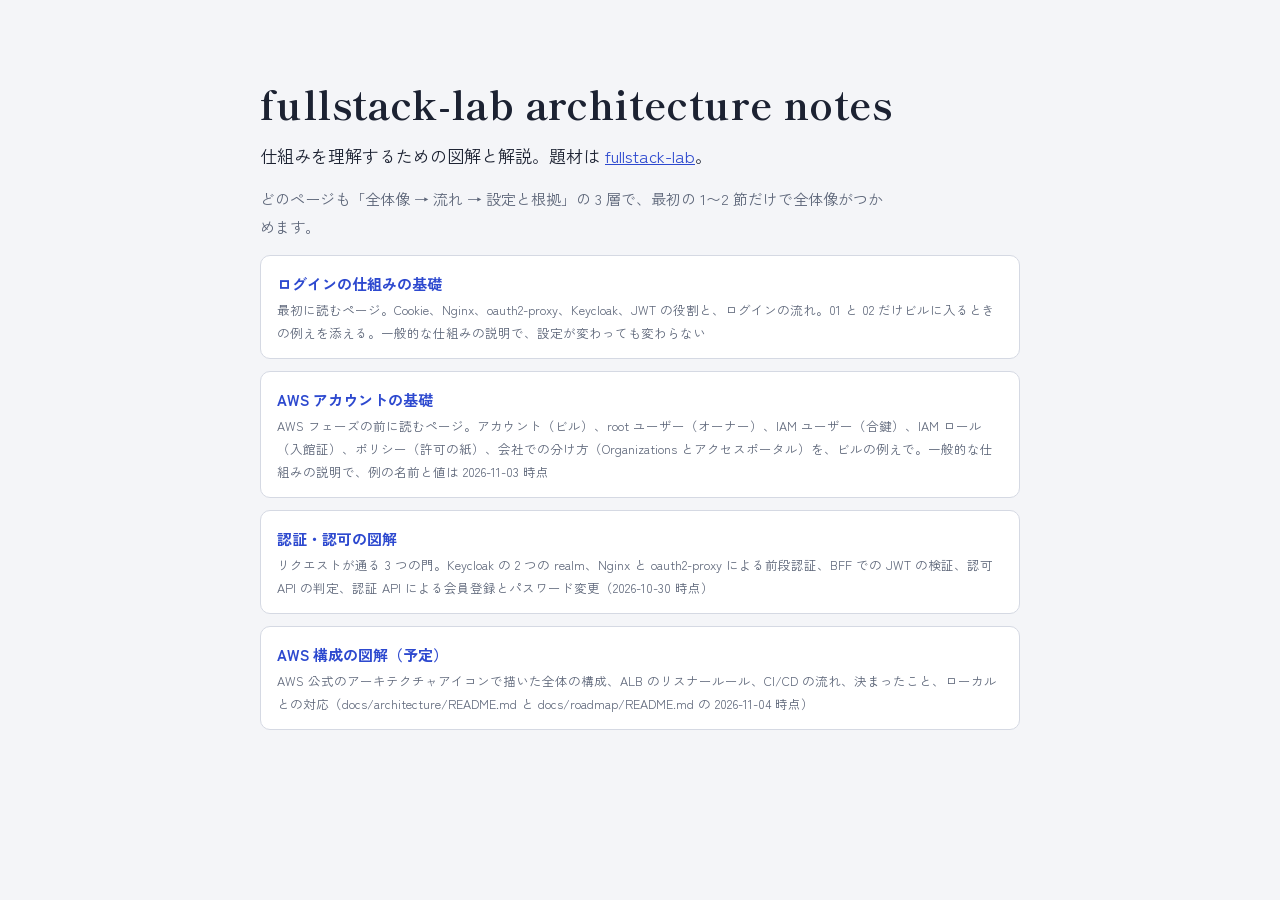
<file: index.html>
<!DOCTYPE html>
<html lang="ja">
<head>
<meta charset="utf-8">
<meta name="viewport" content="width=device-width, initial-scale=1, viewport-fit=cover">
<title>fullstack-lab architecture notes</title>
<link rel="stylesheet" href="https://fonts.googleapis.com/css2?family=Zen+Kaku+Gothic+New:wght@400;500;700&family=Shippori+Mincho+B1:wght@700&family=JetBrains+Mono:wght@400;500&display=swap">
<link rel="stylesheet" href="assets/notes.css">
<style>
/* 一覧ページだけの装飾。共通の見た目は assets/notes.css */
main { max-width: 760px; margin: 0 auto; padding: 48px 0 64px; }
ul.pages { list-style: none; padding: 0; margin: 0; display: grid; gap: 12px; }
ul.pages li { border: 1px solid var(--line); border-radius: 10px; padding: 14px 16px; background: var(--surface); }
ul.pages a { font-weight: 700; text-decoration: none; }
ul.pages a:hover { text-decoration: underline; }
ul.pages small { display: block; color: var(--muted); }
</style>
</head>
<body>
<div class="wrap"><main>
<h1>fullstack-lab architecture notes</h1>
<p class="lead">仕組みを理解するための図解と解説。題材は <a href="https://github.com/ht-0328/fullstack-lab">fullstack-lab</a>。</p>
<p class="muted">どのページも「全体像 → 流れ → 設定と根拠」の 3 層で、最初の 1〜2 節だけで全体像がつかめます。</p>
<ul class="pages">
  <li><a href="basics/login-basics.html">ログインの仕組みの基礎</a><small>最初に読むページ。Cookie、Nginx、oauth2-proxy、Keycloak、JWT の役割と、ログインの流れ。01 と 02 だけビルに入るときの例えを添える。一般的な仕組みの説明で、設定が変わっても変わらない</small></li>
  <li><a href="basics/aws-account-basics.html">AWS アカウントの基礎</a><small>AWS フェーズの前に読むページ。アカウント（ビル）、root ユーザー（オーナー）、IAM ユーザー（合鍵）、IAM ロール（入館証）、ポリシー（許可の紙）、会社での分け方（Organizations とアクセスポータル）を、ビルの例えで。一般的な仕組みの説明で、例の名前と値は 2026-11-03 時点</small></li>
  <li><a href="auth/authentication-authorization.html">認証・認可の図解</a><small>リクエストが通る 3 つの門。Keycloak の 2 つの realm、Nginx と oauth2-proxy による前段認証、BFF での JWT の検証、認可 API の判定、認証 API による会員登録とパスワード変更（2026-10-30 時点）</small></li>
  <li><a href="aws/aws-architecture.html">AWS 構成の図解（予定）</a><small>AWS 公式のアーキテクチャアイコンで描いた全体の構成、ALB のリスナールール、CI/CD の流れ、決まったこと、ローカルとの対応（docs/architecture/README.md と docs/roadmap/README.md の 2026-11-04 時点）</small></li>
</ul>
</main></div>
</body>
</html>
</file>
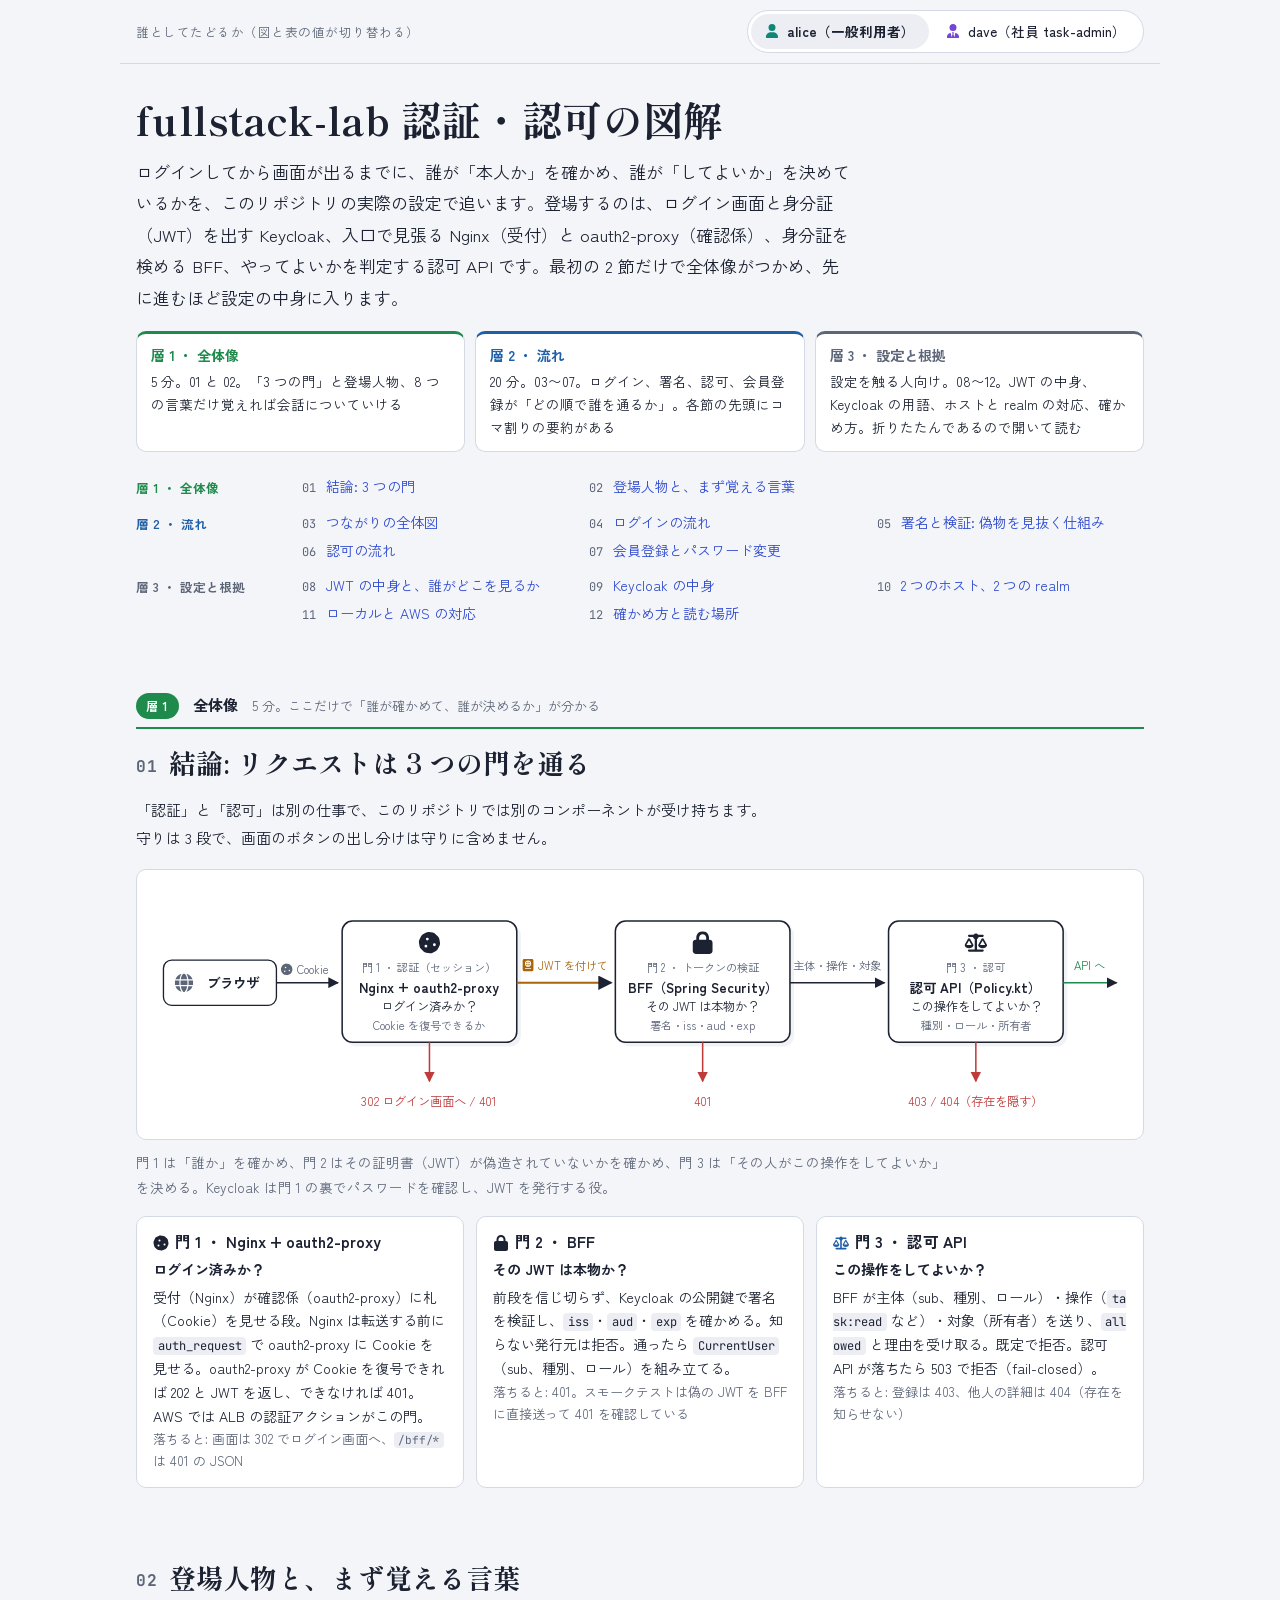
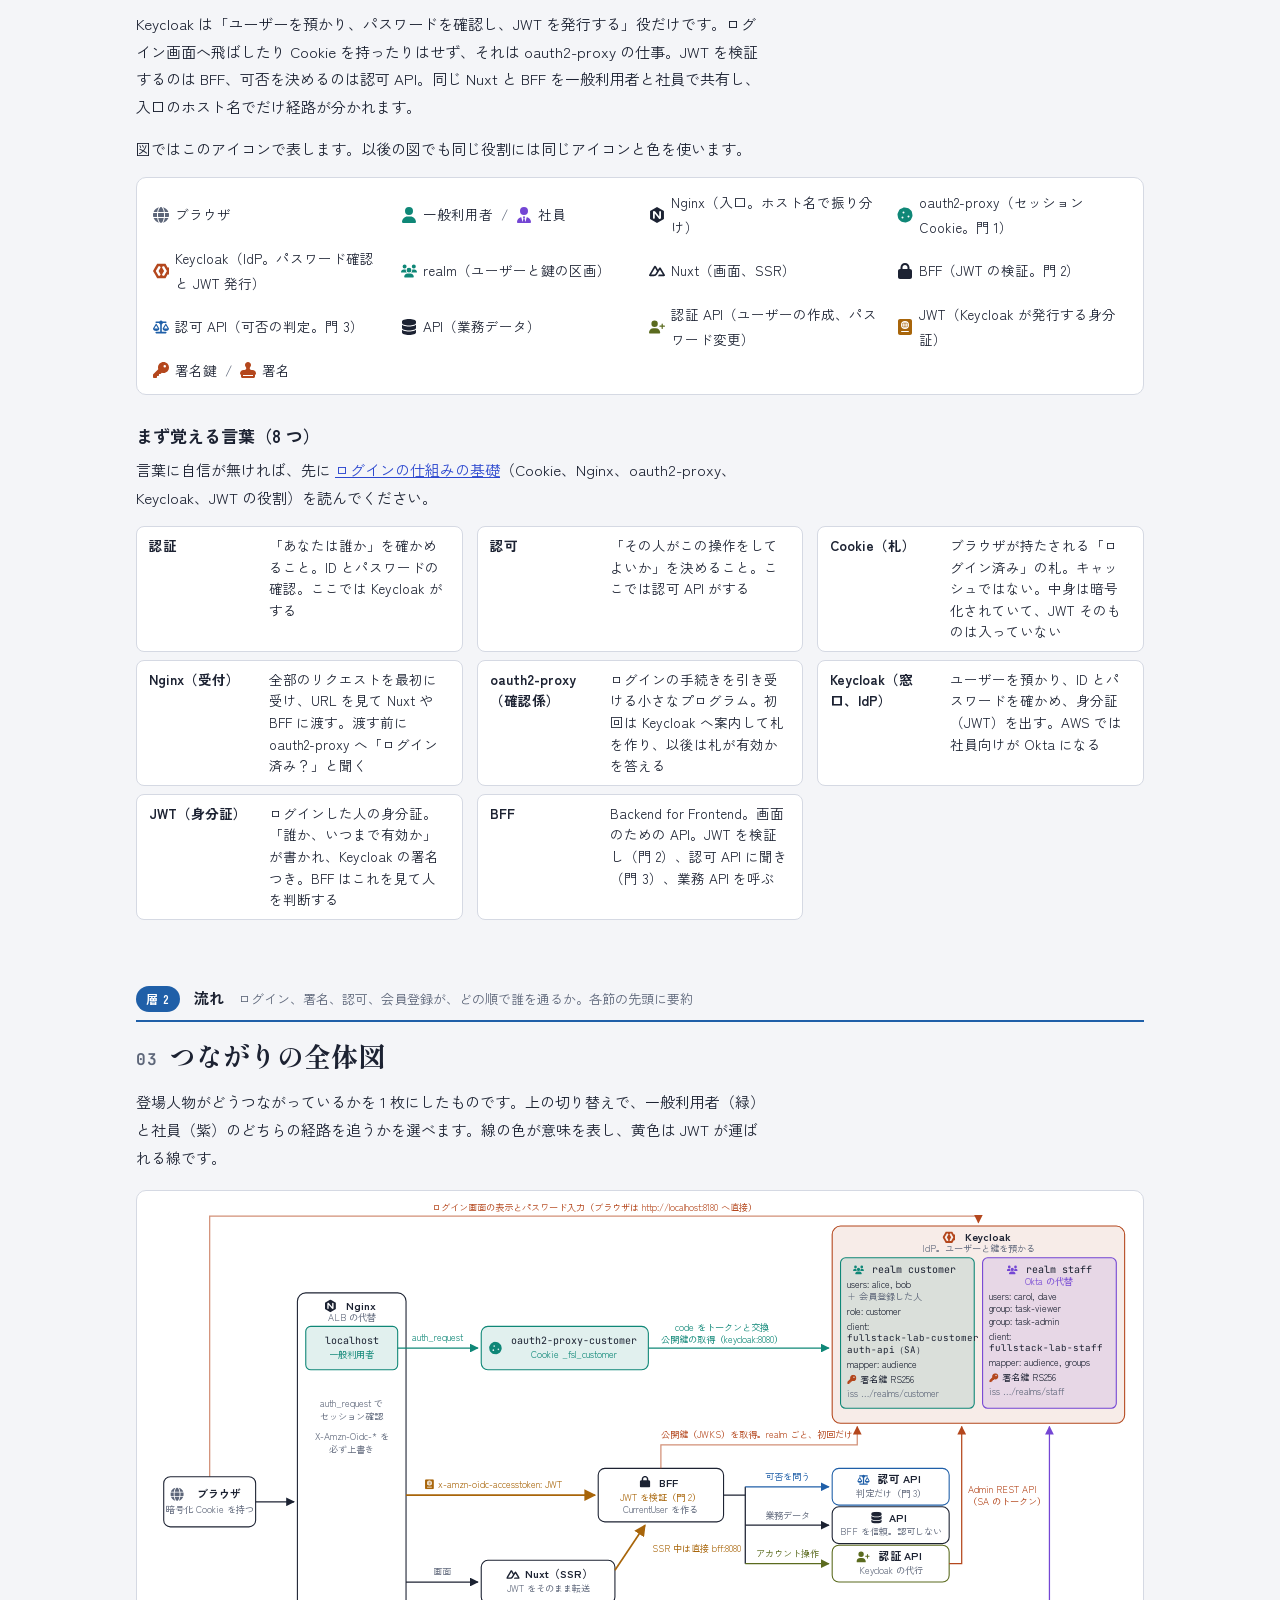
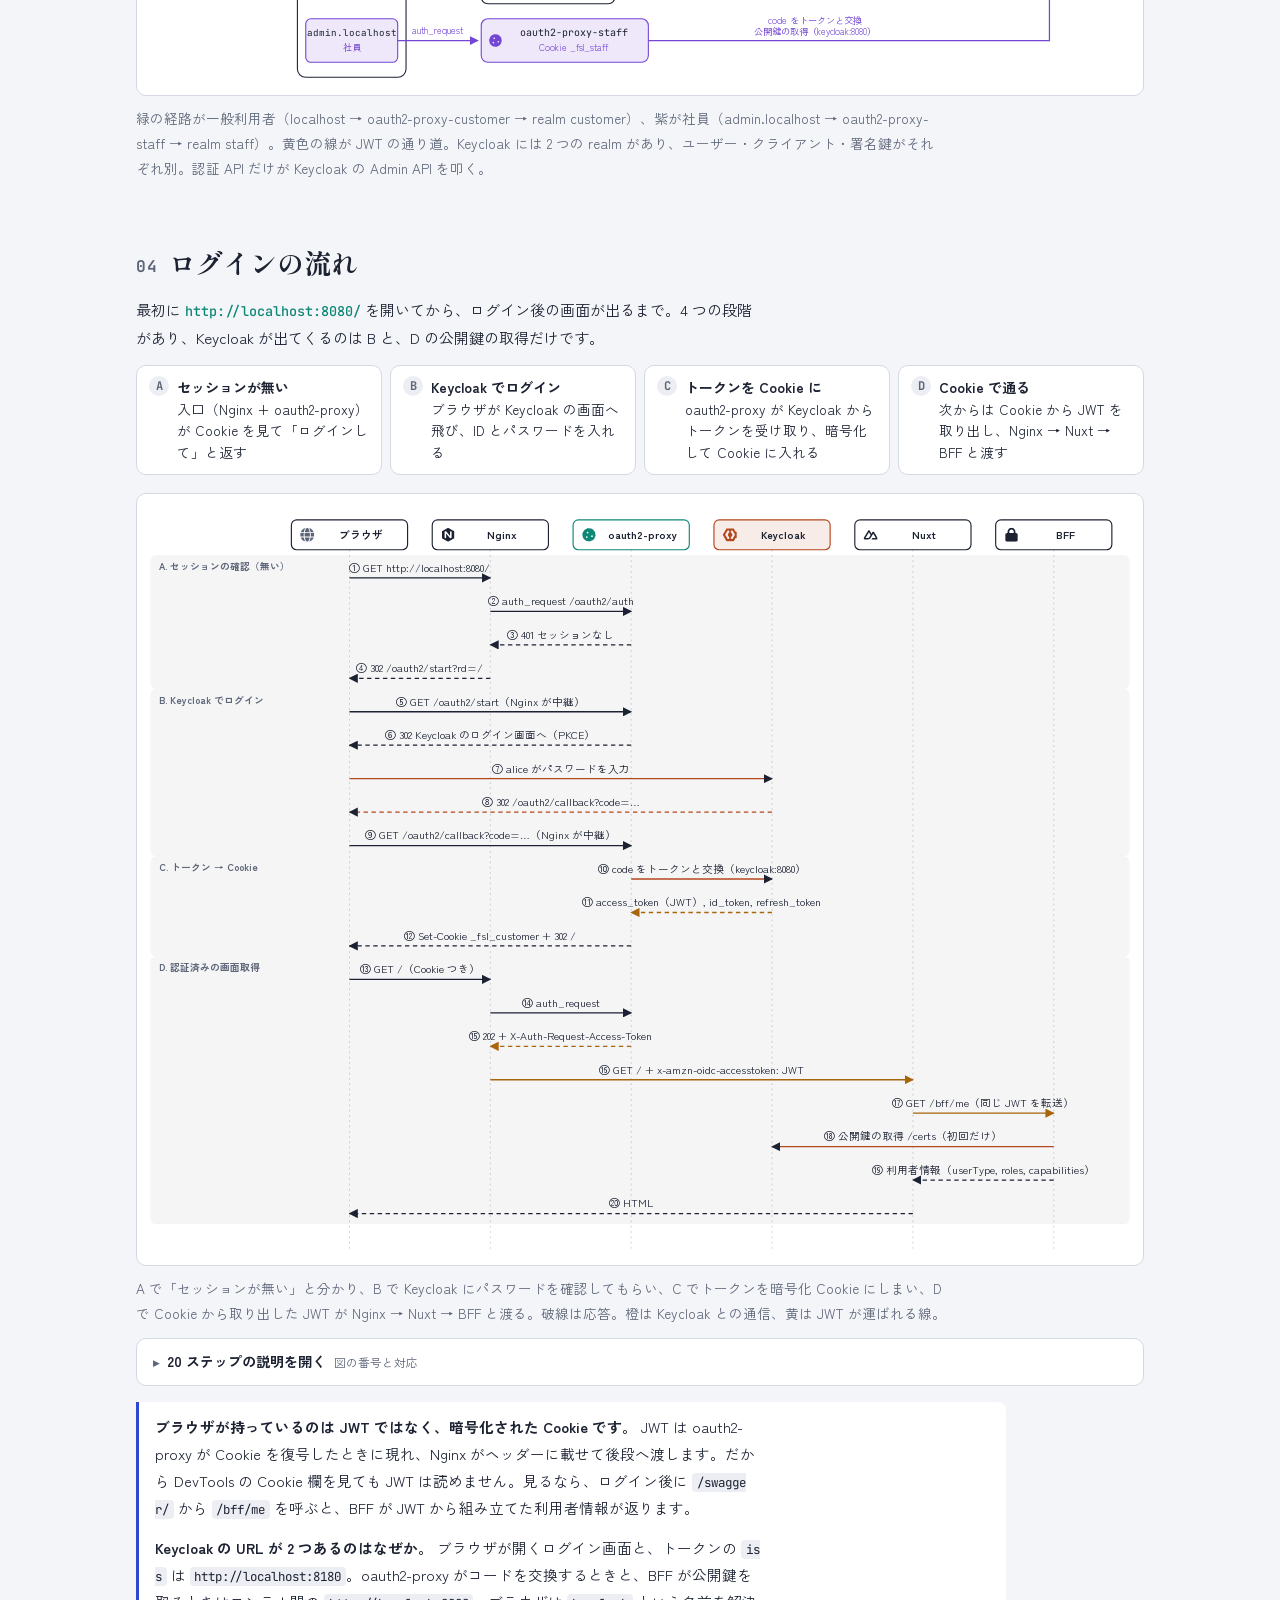
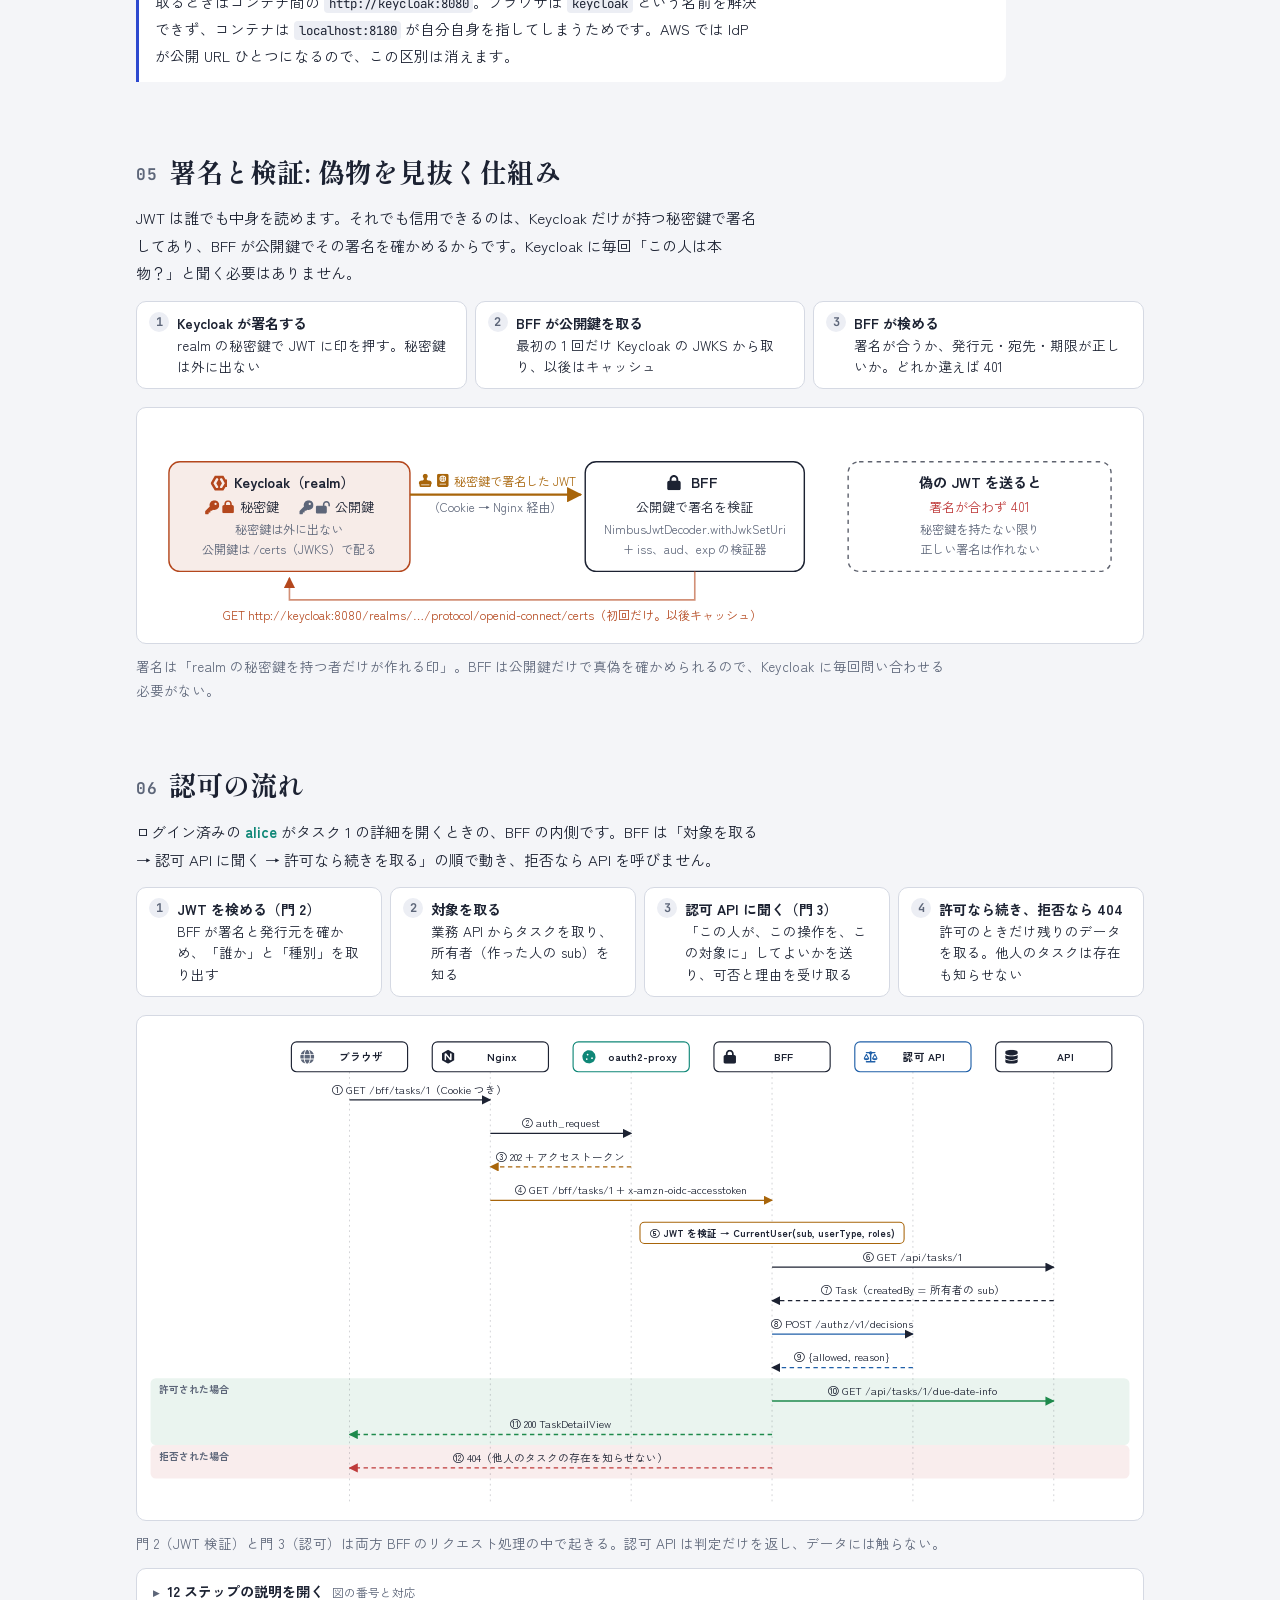
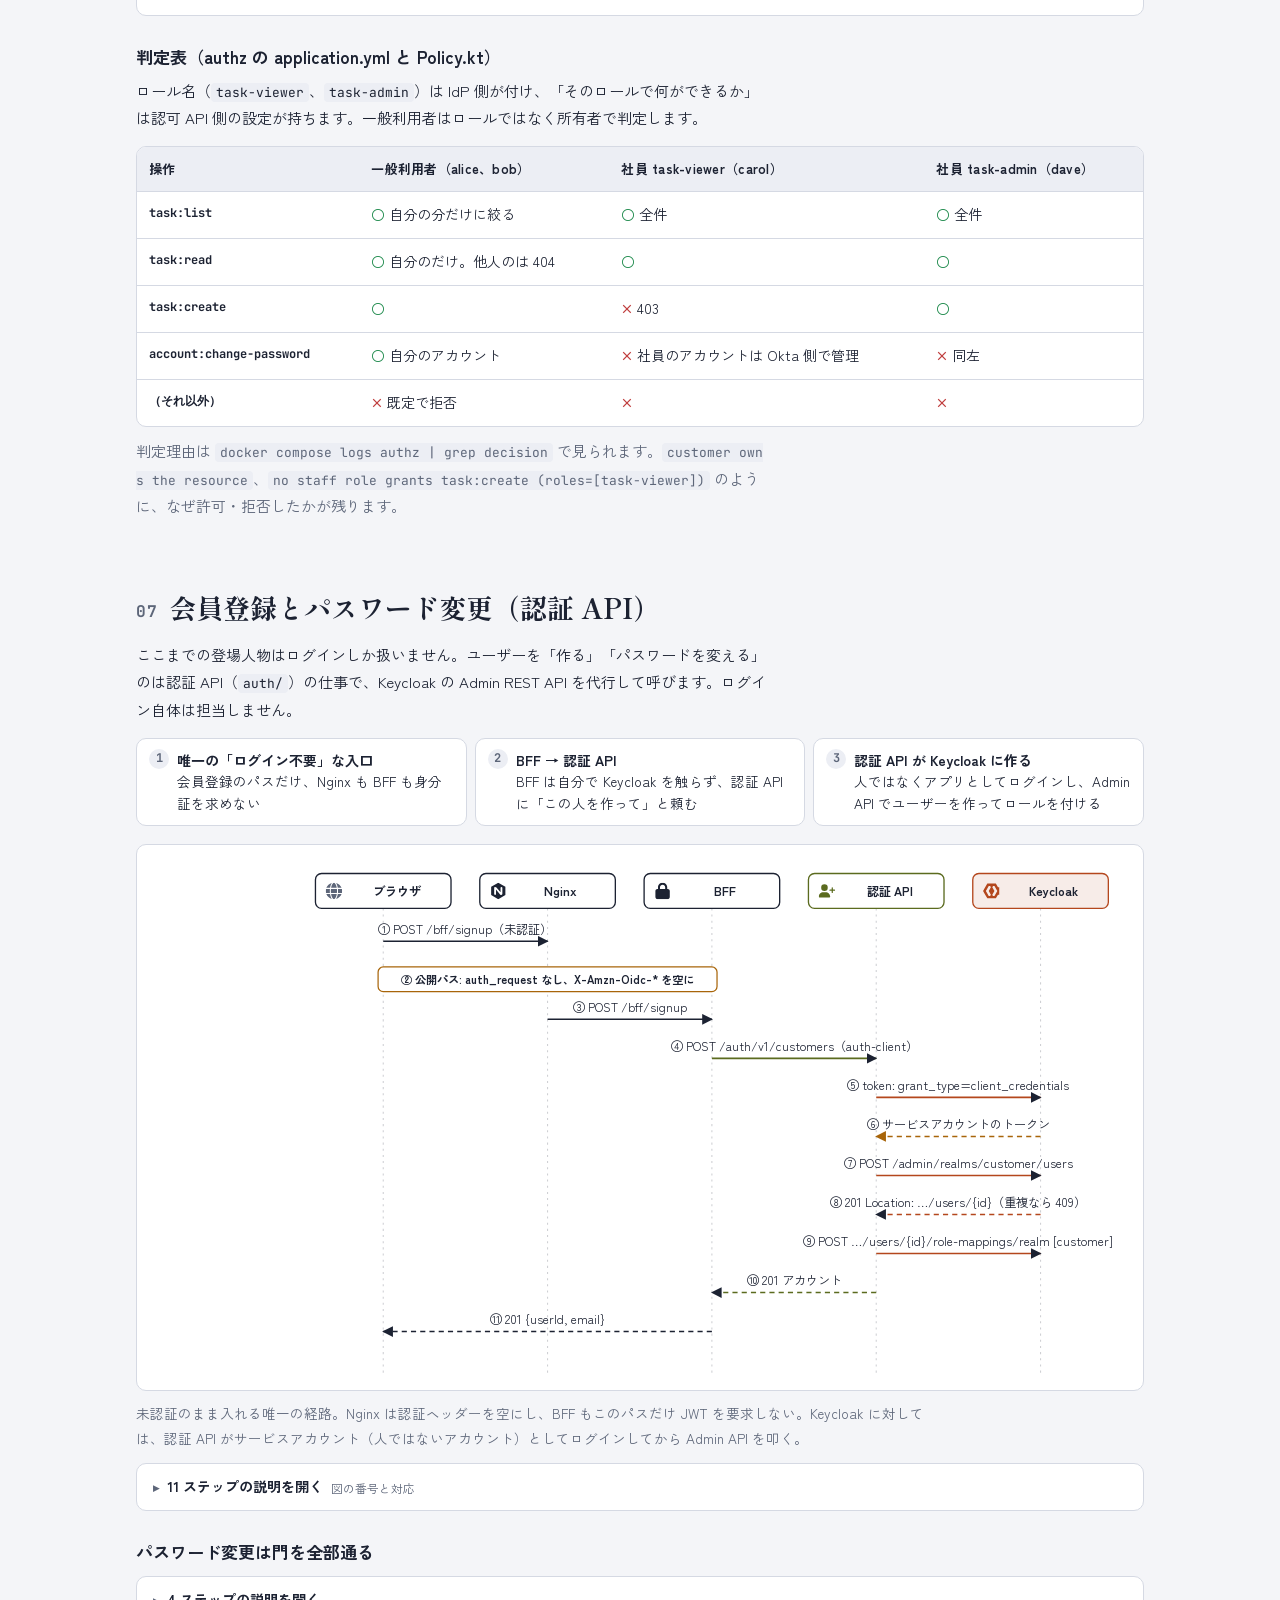
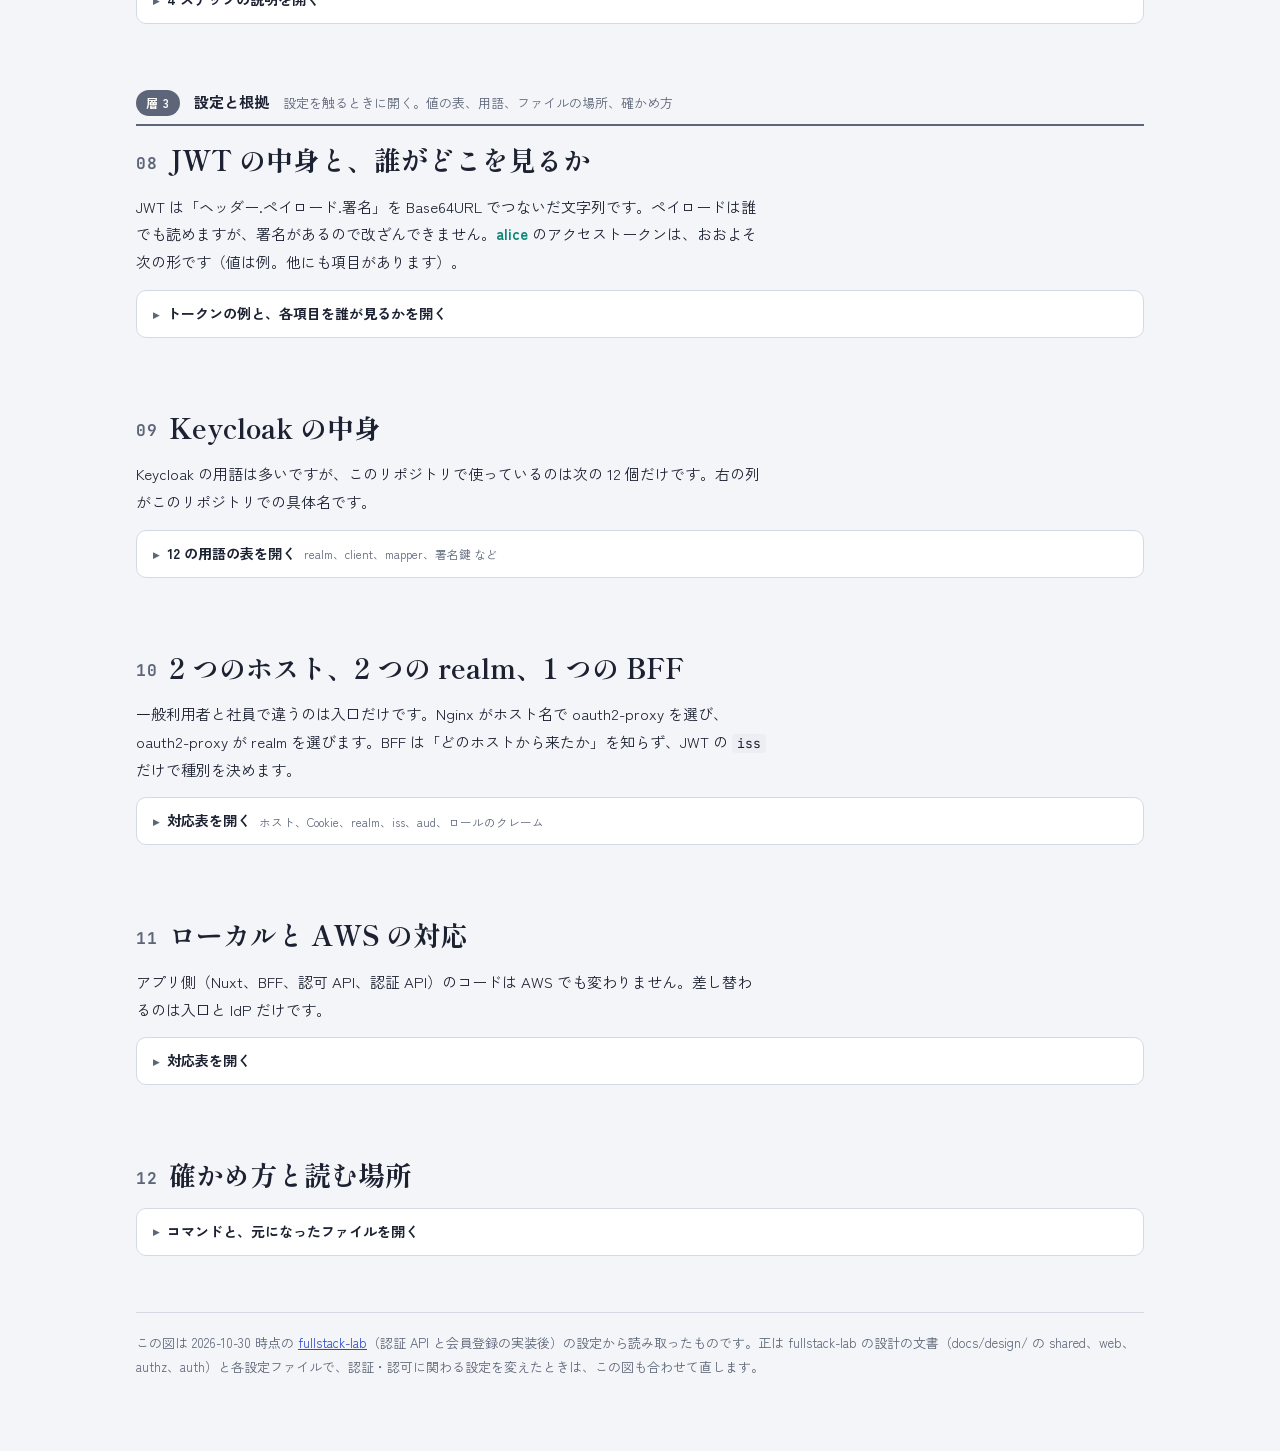
<file: auth/authentication-authorization.html>
<!DOCTYPE html>
<html lang="ja">
<head>
<meta charset="utf-8">
<meta name="viewport" content="width=device-width, initial-scale=1, viewport-fit=cover">
<!-- fullstack-lab の認証・認可（Keycloak、oauth2-proxy、Nginx、BFF、認可 API、認証 API）を図解する単体の HTML。
     見た目は ../assets/notes.css（共通）。外部に依存するのは Google Fonts だけで、読めなくても代替フォントで表示できる。
     アイコンは Font Awesome Free と Simple Icons の SVG パスを <body> 先頭の <symbol> に取り込み、<use> で参照する（出典はそこに書く）。 -->
<title>fullstack-lab 認証・認可の図解</title>
<link rel="stylesheet" href="https://fonts.googleapis.com/css2?family=Zen+Kaku+Gothic+New:wght@400;500;700&family=Shippori+Mincho+B1:wght@700&family=JetBrains+Mono:wght@400;500&display=swap">
<link rel="stylesheet" href="../assets/notes.css">
<style>
/* このページだけの装飾。共通の見た目は ../assets/notes.css */
.fig-scroll svg.arch { min-width: 720px; }
/* JWT のカード */
.jwt { display: grid; grid-template-columns: minmax(0, 1fr) minmax(0, 1fr); gap: 16px; align-items: start; }
@media (max-width: 760px) { .jwt { grid-template-columns: 1fr; } }
.jwt pre { font-size: 12.5px; }
.jwt .hd { color: var(--k); } .jwt .pl { color: var(--jwt); } .jwt .sg { color: var(--accent); }
.claims { display: grid; gap: 8px; }
.claim { display: grid; grid-template-columns: 150px 1fr; gap: 10px; padding: 8px 10px; border: 1px solid var(--line); border-radius: 8px; background: var(--surface); font-size: 13.5px; line-height: 1.6; }
.claim .cn { font-family: var(--font-mono); font-size: 12.5px; font-weight: 500; word-break: break-all; }
@media (max-width: 480px) { .claim { grid-template-columns: 1fr; } }
</style>
</head>
<body>

<!-- アイコンの定義。図と本文から <use href="#i-…"> で参照する。fill は <use> に付けたクラス（.ic .ic.k など）で決まる。
     Font Awesome Free 6.7.2（solid）: globe, user, user-tie, users, cookie, lock, lock-open, key, stamp, passport, scale-balanced, database, user-plus
       https://fontawesome.com — License https://fontawesome.com/license/free（Icons: CC BY 4.0）Copyright 2024 Fonticons, Inc.
     Simple Icons 16.36.0: nginx, keycloak, nuxt
       https://simpleicons.org — CC0 1.0。ロゴの扱いは各ブランドのガイドラインに従う -->
<svg width="0" height="0" style="position:absolute" aria-hidden="true" focusable="false">
  <symbol id="i-globe" viewBox="0 0 512 512"><path d="M352 256c0 22.2-1.2 43.6-3.3 64l-185.3 0c-2.2-20.4-3.3-41.8-3.3-64s1.2-43.6 3.3-64l185.3 0c2.2 20.4 3.3 41.8 3.3 64zm28.8-64l123.1 0c5.3 20.5 8.1 41.9 8.1 64s-2.8 43.5-8.1 64l-123.1 0c2.1-20.6 3.2-42 3.2-64s-1.1-43.4-3.2-64zm112.6-32l-116.7 0c-10-63.9-29.8-117.4-55.3-151.6c78.3 20.7 142 77.5 171.9 151.6zm-149.1 0l-176.6 0c6.1-36.4 15.5-68.6 27-94.7c10.5-23.6 22.2-40.7 33.5-51.5C239.4 3.2 248.7 0 256 0s16.6 3.2 27.8 13.8c11.3 10.8 23 27.9 33.5 51.5c11.6 26 20.9 58.2 27 94.7zm-209 0L18.6 160C48.6 85.9 112.2 29.1 190.6 8.4C165.1 42.6 145.3 96.1 135.3 160zM8.1 192l123.1 0c-2.1 20.6-3.2 42-3.2 64s1.1 43.4 3.2 64L8.1 320C2.8 299.5 0 278.1 0 256s2.8-43.5 8.1-64zM194.7 446.6c-11.6-26-20.9-58.2-27-94.6l176.6 0c-6.1 36.4-15.5 68.6-27 94.6c-10.5 23.6-22.2 40.7-33.5 51.5C272.6 508.8 263.3 512 256 512s-16.6-3.2-27.8-13.8c-11.3-10.8-23-27.9-33.5-51.5zM135.3 352c10 63.9 29.8 117.4 55.3 151.6C112.2 482.9 48.6 426.1 18.6 352l116.7 0zm358.1 0c-30 74.1-93.6 130.9-171.9 151.6c25.5-34.2 45.2-87.7 55.3-151.6l116.7 0z"/></symbol>
  <symbol id="i-user" viewBox="0 0 448 512"><path d="M224 256A128 128 0 1 0 224 0a128 128 0 1 0 0 256zm-45.7 48C79.8 304 0 383.8 0 482.3C0 498.7 13.3 512 29.7 512l388.6 0c16.4 0 29.7-13.3 29.7-29.7C448 383.8 368.2 304 269.7 304l-91.4 0z"/></symbol>
  <symbol id="i-user-tie" viewBox="0 0 448 512"><path d="M96 128a128 128 0 1 0 256 0A128 128 0 1 0 96 128zm94.5 200.2l18.6 31L175.8 483.1l-36-146.9c-2-8.1-9.8-13.4-17.9-11.3C51.9 342.4 0 405.8 0 481.3c0 17 13.8 30.7 30.7 30.7l131.7 0c0 0 0 0 .1 0l5.5 0 112 0 5.5 0c0 0 0 0 .1 0l131.7 0c17 0 30.7-13.8 30.7-30.7c0-75.5-51.9-138.9-121.9-156.4c-8.1-2-15.9 3.3-17.9 11.3l-36 146.9L238.9 359.2l18.6-31c6.4-10.7-1.3-24.2-13.7-24.2L224 304l-19.7 0c-12.4 0-20.1 13.6-13.7 24.2z"/></symbol>
  <symbol id="i-users" viewBox="0 0 640 512"><path d="M144 0a80 80 0 1 1 0 160A80 80 0 1 1 144 0zM512 0a80 80 0 1 1 0 160A80 80 0 1 1 512 0zM0 298.7C0 239.8 47.8 192 106.7 192l42.7 0c15.9 0 31 3.5 44.6 9.7c-1.3 7.2-1.9 14.7-1.9 22.3c0 38.2 16.8 72.5 43.3 96c-.2 0-.4 0-.7 0L21.3 320C9.6 320 0 310.4 0 298.7zM405.3 320c-.2 0-.4 0-.7 0c26.6-23.5 43.3-57.8 43.3-96c0-7.6-.7-15-1.9-22.3c13.6-6.3 28.7-9.7 44.6-9.7l42.7 0C592.2 192 640 239.8 640 298.7c0 11.8-9.6 21.3-21.3 21.3l-213.3 0zM224 224a96 96 0 1 1 192 0 96 96 0 1 1 -192 0zM128 485.3C128 411.7 187.7 352 261.3 352l117.3 0C452.3 352 512 411.7 512 485.3c0 14.7-11.9 26.7-26.7 26.7l-330.7 0c-14.7 0-26.7-11.9-26.7-26.7z"/></symbol>
  <symbol id="i-cookie" viewBox="0 0 512 512"><path d="M247.2 17c-22.1-3.1-44.6 .9-64.4 11.4l-74 39.5C89.1 78.4 73.2 94.9 63.4 115L26.7 190.6c-9.8 20.1-13 42.9-9.1 64.9l14.5 82.8c3.9 22.1 14.6 42.3 30.7 57.9l60.3 58.4c16.1 15.6 36.6 25.6 58.7 28.7l83 11.7c22.1 3.1 44.6-.9 64.4-11.4l74-39.5c19.7-10.5 35.6-27 45.4-47.2l36.7-75.5c9.8-20.1 13-42.9 9.1-64.9l-14.6-82.8c-3.9-22.1-14.6-42.3-30.7-57.9L388.9 57.5c-16.1-15.6-36.6-25.6-58.7-28.7L247.2 17zM208 144a32 32 0 1 1 0 64 32 32 0 1 1 0-64zM144 336a32 32 0 1 1 64 0 32 32 0 1 1 -64 0zm224-64a32 32 0 1 1 0 64 32 32 0 1 1 0-64z"/></symbol>
  <symbol id="i-lock" viewBox="0 0 448 512"><path d="M144 144l0 48 160 0 0-48c0-44.2-35.8-80-80-80s-80 35.8-80 80zM80 192l0-48C80 64.5 144.5 0 224 0s144 64.5 144 144l0 48 16 0c35.3 0 64 28.7 64 64l0 192c0 35.3-28.7 64-64 64L64 512c-35.3 0-64-28.7-64-64L0 256c0-35.3 28.7-64 64-64l16 0z"/></symbol>
  <symbol id="i-lock-open" viewBox="0 0 576 512"><path d="M352 144c0-44.2 35.8-80 80-80s80 35.8 80 80l0 48c0 17.7 14.3 32 32 32s32-14.3 32-32l0-48C576 64.5 511.5 0 432 0S288 64.5 288 144l0 48L64 192c-35.3 0-64 28.7-64 64L0 448c0 35.3 28.7 64 64 64l320 0c35.3 0 64-28.7 64-64l0-192c0-35.3-28.7-64-64-64l-32 0 0-48z"/></symbol>
  <symbol id="i-key" viewBox="0 0 512 512"><path d="M336 352c97.2 0 176-78.8 176-176S433.2 0 336 0S160 78.8 160 176c0 18.7 2.9 36.8 8.3 53.7L7 391c-4.5 4.5-7 10.6-7 17l0 80c0 13.3 10.7 24 24 24l80 0c13.3 0 24-10.7 24-24l0-40 40 0c13.3 0 24-10.7 24-24l0-40 40 0c6.4 0 12.5-2.5 17-7l33.3-33.3c16.9 5.4 35 8.3 53.7 8.3zM376 96a40 40 0 1 1 0 80 40 40 0 1 1 0-80z"/></symbol>
  <symbol id="i-stamp" viewBox="0 0 512 512"><path d="M312 201.8c0-17.4 9.2-33.2 19.9-47C344.5 138.5 352 118.1 352 96c0-53-43-96-96-96s-96 43-96 96c0 22.1 7.5 42.5 20.1 58.8c10.7 13.8 19.9 29.6 19.9 47c0 29.9-24.3 54.2-54.2 54.2L112 256C50.1 256 0 306.1 0 368c0 20.9 13.4 38.7 32 45.3L32 464c0 26.5 21.5 48 48 48l352 0c26.5 0 48-21.5 48-48l0-50.7c18.6-6.6 32-24.4 32-45.3c0-61.9-50.1-112-112-112l-33.8 0c-29.9 0-54.2-24.3-54.2-54.2zM416 416l0 32L96 448l0-32 320 0z"/></symbol>
  <symbol id="i-passport" viewBox="0 0 448 512"><path d="M0 64C0 28.7 28.7 0 64 0L384 0c35.3 0 64 28.7 64 64l0 384c0 35.3-28.7 64-64 64L64 512c-35.3 0-64-28.7-64-64L0 64zM183 278.8c-27.9-13.2-48.4-39.4-53.7-70.8l39.1 0c1.6 30.4 7.7 53.8 14.6 70.8zm41.3 9.2l-.3 0-.3 0c-2.4-3.5-5.7-8.9-9.1-16.5c-6-13.6-12.4-34.3-14.2-63.5l47.1 0c-1.8 29.2-8.1 49.9-14.2 63.5c-3.4 7.6-6.7 13-9.1 16.5zm40.7-9.2c6.8-17.1 12.9-40.4 14.6-70.8l39.1 0c-5.3 31.4-25.8 57.6-53.7 70.8zM279.6 176c-1.6-30.4-7.7-53.8-14.6-70.8c27.9 13.2 48.4 39.4 53.7 70.8l-39.1 0zM223.7 96l.3 0 .3 0c2.4 3.5 5.7 8.9 9.1 16.5c6 13.6 12.4 34.3 14.2 63.5l-47.1 0c1.8-29.2 8.1-49.9 14.2-63.5c3.4-7.6 6.7-13 9.1-16.5zM183 105.2c-6.8 17.1-12.9 40.4-14.6 70.8l-39.1 0c5.3-31.4 25.8-57.6 53.7-70.8zM352 192A128 128 0 1 0 96 192a128 128 0 1 0 256 0zM112 384c-8.8 0-16 7.2-16 16s7.2 16 16 16l224 0c8.8 0 16-7.2 16-16s-7.2-16-16-16l-224 0z"/></symbol>
  <symbol id="i-scale-balanced" viewBox="0 0 640 512"><path d="M384 32l128 0c17.7 0 32 14.3 32 32s-14.3 32-32 32L398.4 96c-5.2 25.8-22.9 47.1-46.4 57.3L352 448l160 0c17.7 0 32 14.3 32 32s-14.3 32-32 32l-192 0-192 0c-17.7 0-32-14.3-32-32s14.3-32 32-32l160 0 0-294.7c-23.5-10.3-41.2-31.6-46.4-57.3L128 96c-17.7 0-32-14.3-32-32s14.3-32 32-32l128 0c14.6-19.4 37.8-32 64-32s49.4 12.6 64 32zm55.6 288l144.9 0L512 195.8 439.6 320zM512 416c-62.9 0-115.2-34-126-78.9c-2.6-11 1-22.3 6.7-32.1l95.2-163.2c5-8.6 14.2-13.8 24.1-13.8s19.1 5.3 24.1 13.8l95.2 163.2c5.7 9.8 9.3 21.1 6.7 32.1C627.2 382 574.9 416 512 416zM126.8 195.8L54.4 320l144.9 0L126.8 195.8zM.9 337.1c-2.6-11 1-22.3 6.7-32.1l95.2-163.2c5-8.6 14.2-13.8 24.1-13.8s19.1 5.3 24.1 13.8l95.2 163.2c5.7 9.8 9.3 21.1 6.7 32.1C242 382 189.7 416 126.8 416S11.7 382 .9 337.1z"/></symbol>
  <symbol id="i-database" viewBox="0 0 448 512"><path d="M448 80l0 48c0 44.2-100.3 80-224 80S0 172.2 0 128L0 80C0 35.8 100.3 0 224 0S448 35.8 448 80zM393.2 214.7c20.8-7.4 39.9-16.9 54.8-28.6L448 288c0 44.2-100.3 80-224 80S0 332.2 0 288L0 186.1c14.9 11.8 34 21.2 54.8 28.6C99.7 230.7 159.5 240 224 240s124.3-9.3 169.2-25.3zM0 346.1c14.9 11.8 34 21.2 54.8 28.6C99.7 390.7 159.5 400 224 400s124.3-9.3 169.2-25.3c20.8-7.4 39.9-16.9 54.8-28.6l0 85.9c0 44.2-100.3 80-224 80S0 476.2 0 432l0-85.9z"/></symbol>
  <symbol id="i-user-plus" viewBox="0 0 640 512"><path d="M96 128a128 128 0 1 1 256 0A128 128 0 1 1 96 128zM0 482.3C0 383.8 79.8 304 178.3 304l91.4 0C368.2 304 448 383.8 448 482.3c0 16.4-13.3 29.7-29.7 29.7L29.7 512C13.3 512 0 498.7 0 482.3zM504 312l0-64-64 0c-13.3 0-24-10.7-24-24s10.7-24 24-24l64 0 0-64c0-13.3 10.7-24 24-24s24 10.7 24 24l0 64 64 0c13.3 0 24 10.7 24 24s-10.7 24-24 24l-64 0 0 64c0 13.3-10.7 24-24 24s-24-10.7-24-24z"/></symbol>
  <symbol id="i-nginx" viewBox="0 0 24 24"><path d="M12 0L1.605 6v12L12 24l10.395-6V6L12 0zm6 16.59c0 .705-.646 1.29-1.529 1.29-.631 0-1.351-.255-1.801-.81l-6-7.141v6.66c0 .721-.57 1.29-1.274 1.29H7.32c-.721 0-1.29-.6-1.29-1.29V7.41c0-.705.63-1.29 1.5-1.29.646 0 1.38.255 1.83.81l5.97 7.141V7.41c0-.721.6-1.29 1.29-1.29h.075c.72 0 1.29.6 1.29 1.29v9.18H18z"/></symbol>
  <symbol id="i-keycloak" viewBox="0 0 24 24"><path d="m18.742 1.182-12.493.002C4.155 4.784 2.079 8.393 0 12.002c2.071 3.612 4.162 7.214 6.252 10.816l12.49-.004 3.089-5.404h2.158v-.002H24L23.996 6.59h-2.168zM8.327 4.792h2.081l1.04 1.8-3.12 5.413 3.117 5.403-1.035 1.81H8.327a2047.566 2047.566 0 0 0-4.168-7.204C5.547 9.606 6.937 7.2 8.327 4.792Zm6.241 0 2.086.003c1.393 2.405 2.78 4.813 4.166 7.222l-4.167 7.2h-2.08c-.382-.562-1.038-1.808-1.038-1.808l3.123-5.405-3.124-5.413z"/></symbol>
  <symbol id="i-nuxt" viewBox="0 0 24 24"><path d="M13.4642 19.8295h8.9218c.2834 0 .5618-.0723.8072-.2098a1.5899 1.5899 0 0 0 .5908-.5732 1.5293 1.5293 0 0 0 .216-.783 1.529 1.529 0 0 0-.2167-.7828L17.7916 7.4142a1.5904 1.5904 0 0 0-.5907-.573 1.6524 1.6524 0 0 0-.807-.2099c-.2833 0-.5616.0724-.807.2098a1.5904 1.5904 0 0 0-.5907.5731L13.4642 9.99l-2.9954-5.0366a1.5913 1.5913 0 0 0-.591-.573 1.6533 1.6533 0 0 0-.8071-.2098c-.2834 0-.5617.0723-.8072.2097a1.5913 1.5913 0 0 0-.591.573L.2168 17.4808A1.5292 1.5292 0 0 0 0 18.2635c-.0001.2749.0744.545.216.783a1.59 1.59 0 0 0 .5908.5732c.2454.1375.5238.2098.8072.2098h5.6003c2.219 0 3.8554-.9454 4.9813-2.7899l2.7337-4.5922L16.3935 9.99l4.3944 7.382h-5.8586ZM7.123 17.3694l-3.9083-.0009 5.8586-9.8421 2.9232 4.921-1.9572 3.2892c-.7478 1.1967-1.5972 1.6328-2.9163 1.6328z"/></symbol>
</svg>

<div class="wrap">
<div class="bar"><div class="bar-in">
  <span class="label">誰としてたどるか（図と表の値が切り替わる）</span>
  <div class="persona" role="group" aria-label="利用者の切り替え">
    <button type="button" id="persona-c" data-persona="c" aria-pressed="true"><svg class="ic c" aria-hidden="true"><use href="#i-user"/></svg>alice（一般利用者）</button>
    <button type="button" id="persona-s" data-persona="s" aria-pressed="false"><svg class="ic s" aria-hidden="true"><use href="#i-user-tie"/></svg>dave（社員 task-admin）</button>
  </div>
</div></div>

<h1>fullstack-lab 認証・認可の図解</h1>
<p class="lead">ログインしてから画面が出るまでに、誰が「本人か」を確かめ、誰が「してよいか」を決めているかを、このリポジトリの実際の設定で追います。登場するのは、ログイン画面と身分証（JWT）を出す Keycloak、入口で見張る Nginx（受付）と oauth2-proxy（確認係）、身分証を検める BFF、やってよいかを判定する認可 API です。最初の 2 節だけで全体像がつかめ、先に進むほど設定の中身に入ります。</p>

<div class="howto" aria-label="この資料の読み方">
  <div class="lv l1"><b>層 1 ・ 全体像</b><span>5 分。01 と 02。「3 つの門」と登場人物、8 つの言葉だけ覚えれば会話についていける</span></div>
  <div class="lv l2"><b>層 2 ・ 流れ</b><span>20 分。03〜07。ログイン、署名、認可、会員登録が「どの順で誰を通るか」。各節の先頭にコマ割りの要約がある</span></div>
  <div class="lv l3"><b>層 3 ・ 設定と根拠</b><span>設定を触る人向け。08〜12。JWT の中身、Keycloak の用語、ホストと realm の対応、確かめ方。折りたたんであるので開いて読む</span></div>
</div>

<nav class="toc" aria-label="目次">
  <div class="group"><span class="lt l1">層 1 ・ 全体像</span><ol>
    <li><span class="no">01</span><a href="#gates">結論: 3 つの門</a></li>
    <li><span class="no">02</span><a href="#cast">登場人物と、まず覚える言葉</a></li>
  </ol></div>
  <div class="group"><span class="lt l2">層 2 ・ 流れ</span><ol>
    <li><span class="no">03</span><a href="#overview">つながりの全体図</a></li>
    <li><span class="no">04</span><a href="#login">ログインの流れ</a></li>
    <li><span class="no">05</span><a href="#signature">署名と検証: 偽物を見抜く仕組み</a></li>
    <li><span class="no">06</span><a href="#authz">認可の流れ</a></li>
    <li><span class="no">07</span><a href="#signup">会員登録とパスワード変更</a></li>
  </ol></div>
  <div class="group"><span class="lt l3">層 3 ・ 設定と根拠</span><ol>
    <li><span class="no">08</span><a href="#jwt">JWT の中身と、誰がどこを見るか</a></li>
    <li><span class="no">09</span><a href="#keycloak">Keycloak の中身</a></li>
    <li><span class="no">10</span><a href="#hosts">2 つのホスト、2 つの realm</a></li>
    <li><span class="no">11</span><a href="#aws">ローカルと AWS の対応</a></li>
    <li><span class="no">12</span><a href="#read">確かめ方と読む場所</a></li>
  </ol></div>
</nav>

<div class="layer-head l1"><span class="tag">層 1</span><span class="name">全体像</span><small>5 分。ここだけで「誰が確かめて、誰が決めるか」が分かる</small></div>

<!-- ======================================================================= -->
<h2 id="gates"><span class="no">01</span>結論: リクエストは 3 つの門を通る</h2>
<p>「認証」と「認可」は別の仕事で、このリポジトリでは別のコンポーネントが受け持ちます。守りは 3 段で、画面のボタンの出し分けは守りに含めません。</p>

<figure>
<div class="fig-scroll">
<svg viewBox="0 0 960 242" role="img" aria-label="リクエストが Nginx、BFF、認可 API の 3 つの門を順に通り、各門で落ちると 302 か 401、401、403 か 404 が返る" class="arch" style="min-width:640px">
  <defs>
    <marker id="arr-g" viewBox="0 0 10 10" refX="9" refY="5" markerWidth="7" markerHeight="7" orient="auto"><path d="M0 0L10 5L0 10z" class="mk"/></marker>
    <marker id="arr-g-ng" viewBox="0 0 10 10" refX="9" refY="5" markerWidth="7" markerHeight="7" orient="auto"><path d="M0 0L10 5L0 10z" class="mk mk-ng"/></marker>
  </defs>
  <rect x="16" y="78" width="110" height="44" rx="8" class="box"/>
  <use href="#i-globe" class="ic m" x="27" y="91" width="18" height="18"/>
  <text x="84" y="105" text-anchor="middle" class="t13">ブラウザ</text>
  <line x1="126" y1="100" x2="186" y2="100" class="ln" marker-end="url(#arr-g)"/>
  <use href="#i-cookie" class="ic m" x="130" y="81" width="12" height="12"/>
  <text x="146" y="92" text-anchor="start" class="t11 tm">Cookie</text>

  <rect x="190" y="40" width="170" height="118" rx="10" class="gate-shadow" transform="translate(4,4)"/>
  <rect x="190" y="40" width="170" height="118" rx="10" class="gate"/>
  <use href="#i-cookie" class="ic" x="264" y="50" width="22" height="22"/>
  <text x="275" y="90" text-anchor="middle" class="t11 tm">門 1 ・ 認証（セッション）</text>
  <text x="275" y="110" text-anchor="middle" class="t13">Nginx + oauth2-proxy</text>
  <text x="275" y="128" text-anchor="middle" class="t12">ログイン済みか？</text>
  <text x="275" y="146" text-anchor="middle" class="t11 tm">Cookie を復号できるか</text>
  <line x1="275" y1="158" x2="275" y2="196" class="ln" style="stroke:var(--ng)" marker-end="url(#arr-g-ng)"/>
  <text x="275" y="220" text-anchor="middle" class="t12 tng">302 ログイン画面へ / 401</text>

  <line x1="360" y1="100" x2="452" y2="100" class="ln jwt" marker-end="url(#arr-g)"/>
  <use href="#i-passport" class="ic jwt" x="365" y="77" width="12" height="12"/>
  <text x="381" y="88" text-anchor="start" class="t11 tj">JWT を付けて</text>

  <rect x="456" y="40" width="170" height="118" rx="10" class="gate-shadow" transform="translate(4,4)"/>
  <rect x="456" y="40" width="170" height="118" rx="10" class="gate"/>
  <use href="#i-lock" class="ic" x="530" y="50" width="22" height="22"/>
  <text x="541" y="90" text-anchor="middle" class="t11 tm">門 2 ・ トークンの検証</text>
  <text x="541" y="110" text-anchor="middle" class="t13">BFF（Spring Security）</text>
  <text x="541" y="128" text-anchor="middle" class="t12">その JWT は本物か？</text>
  <text x="541" y="146" text-anchor="middle" class="t11 tm">署名・iss・aud・exp</text>
  <line x1="541" y1="158" x2="541" y2="196" class="ln" style="stroke:var(--ng)" marker-end="url(#arr-g-ng)"/>
  <text x="541" y="220" text-anchor="middle" class="t12 tng">401</text>

  <line x1="626" y1="100" x2="718" y2="100" class="ln" marker-end="url(#arr-g)"/>
  <text x="672" y="88" text-anchor="middle" class="t11 tm">主体・操作・対象</text>

  <rect x="722" y="40" width="170" height="118" rx="10" class="gate-shadow" transform="translate(4,4)"/>
  <rect x="722" y="40" width="170" height="118" rx="10" class="gate"/>
  <use href="#i-scale-balanced" class="ic" x="796" y="50" width="22" height="22"/>
  <text x="807" y="90" text-anchor="middle" class="t11 tm">門 3 ・ 認可</text>
  <text x="807" y="110" text-anchor="middle" class="t13">認可 API（Policy.kt）</text>
  <text x="807" y="128" text-anchor="middle" class="t12">この操作をしてよいか？</text>
  <text x="807" y="146" text-anchor="middle" class="t11 tm">種別・ロール・所有者</text>
  <line x1="807" y1="158" x2="807" y2="196" class="ln" style="stroke:var(--ng)" marker-end="url(#arr-g-ng)"/>
  <text x="807" y="220" text-anchor="middle" class="t12 tng">403 / 404（存在を隠す）</text>

  <line x1="892" y1="100" x2="944" y2="100" class="ln" style="stroke:var(--ok)" marker-end="url(#arr-g)"/>
  <text x="918" y="88" text-anchor="middle" class="t11 tok">API へ</text>
</svg>
</div>
<figcaption>門 1 は「誰か」を確かめ、門 2 はその証明書（JWT）が偽造されていないかを確かめ、門 3 は「その人がこの操作をしてよいか」を決める。Keycloak は門 1 の裏でパスワードを確認し、JWT を発行する役。</figcaption>
</figure>

<div class="cards">
  <div class="card"><h3><svg class="ic" aria-hidden="true"><use href="#i-cookie"/></svg>門 1 ・ Nginx + oauth2-proxy</h3>
    <div class="q">ログイン済みか？</div>
    受付（Nginx）が確認係（oauth2-proxy）に札（Cookie）を見せる段。Nginx は転送する前に <code>auth_request</code> で oauth2-proxy に Cookie を見せる。oauth2-proxy が Cookie を復号できれば 202 と JWT を返し、できなければ 401。AWS では ALB の認証アクションがこの門。
    <div class="fail">落ちると: 画面は 302 でログイン画面へ、<code>/bff/*</code> は 401 の JSON</div></div>
  <div class="card"><h3><svg class="ic" aria-hidden="true"><use href="#i-lock"/></svg>門 2 ・ BFF</h3>
    <div class="q">その JWT は本物か？</div>
    前段を信じ切らず、Keycloak の公開鍵で署名を検証し、<code>iss</code>・<code>aud</code>・<code>exp</code> を確かめる。知らない発行元は拒否。通ったら <code>CurrentUser</code>（sub、種別、ロール）を組み立てる。
    <div class="fail">落ちると: 401。スモークテストは偽の JWT を BFF に直接送って 401 を確認している</div></div>
  <div class="card"><h3><svg class="ic z" aria-hidden="true"><use href="#i-scale-balanced"/></svg>門 3 ・ 認可 API</h3>
    <div class="q">この操作をしてよいか？</div>
    BFF が主体（sub、種別、ロール）・操作（<code>task:read</code> など）・対象（所有者）を送り、<code>allowed</code> と理由を受け取る。既定で拒否。認可 API が落ちたら 503 で拒否（fail-closed）。
    <div class="fail">落ちると: 登録は 403、他人の詳細は 404（存在を知らせない）</div></div>
</div>

<!-- ======================================================================= -->
<h2 id="cast"><span class="no">02</span>登場人物と、まず覚える言葉</h2>
<p>Keycloak は「ユーザーを預かり、パスワードを確認し、JWT を発行する」役だけです。ログイン画面へ飛ばしたり Cookie を持ったりはせず、それは oauth2-proxy の仕事。JWT を検証するのは BFF、可否を決めるのは認可 API。同じ Nuxt と BFF を一般利用者と社員で共有し、入口のホスト名でだけ経路が分かれます。</p>
<p>図ではこのアイコンで表します。以後の図でも同じ役割には同じアイコンと色を使います。</p>

<ul class="legend" aria-label="図中のアイコンの意味">
  <li><svg class="ic m" aria-hidden="true"><use href="#i-globe"/></svg>ブラウザ</li>
  <li><svg class="ic c" aria-hidden="true"><use href="#i-user"/></svg>一般利用者<span class="w">/</span><svg class="ic s" aria-hidden="true"><use href="#i-user-tie"/></svg>社員</li>
  <li><svg class="ic" aria-hidden="true"><use href="#i-nginx"/></svg>Nginx（入口。ホスト名で振り分け）</li>
  <li><svg class="ic c" aria-hidden="true"><use href="#i-cookie"/></svg>oauth2-proxy（セッション Cookie。門 1）</li>
  <li><svg class="ic k" aria-hidden="true"><use href="#i-keycloak"/></svg>Keycloak（IdP。パスワード確認と JWT 発行）</li>
  <li><svg class="ic c" aria-hidden="true"><use href="#i-users"/></svg>realm（ユーザーと鍵の区画）</li>
  <li><svg class="ic" aria-hidden="true"><use href="#i-nuxt"/></svg>Nuxt（画面、SSR）</li>
  <li><svg class="ic" aria-hidden="true"><use href="#i-lock"/></svg>BFF（JWT の検証。門 2）</li>
  <li><svg class="ic z" aria-hidden="true"><use href="#i-scale-balanced"/></svg>認可 API（可否の判定。門 3）</li>
  <li><svg class="ic" aria-hidden="true"><use href="#i-database"/></svg>API（業務データ）</li>
  <li><svg class="ic au" aria-hidden="true"><use href="#i-user-plus"/></svg>認証 API（ユーザーの作成、パスワード変更）</li>
  <li><svg class="ic jwt" aria-hidden="true"><use href="#i-passport"/></svg>JWT（Keycloak が発行する身分証）</li>
  <li><svg class="ic k" aria-hidden="true"><use href="#i-key"/></svg>署名鍵<span class="w">/</span><svg class="ic k" aria-hidden="true"><use href="#i-stamp"/></svg>署名</li>
</ul>


<h3>まず覚える言葉（8 つ）</h3>
<p>言葉に自信が無ければ、先に <a href="../basics/login-basics.html">ログインの仕組みの基礎</a>（Cookie、Nginx、oauth2-proxy、Keycloak、JWT の役割）を読んでください。</p>
<ul class="glossary">
  <li><b>認証</b><span>「あなたは誰か」を確かめること。ID とパスワードの確認。ここでは Keycloak がする</span></li>
  <li><b>認可</b><span>「その人がこの操作をしてよいか」を決めること。ここでは認可 API がする</span></li>
  <li><b>Cookie（札）</b><span>ブラウザが持たされる「ログイン済み」の札。キャッシュではない。中身は暗号化されていて、JWT そのものは入っていない</span></li>
  <li><b>Nginx（受付）</b><span>全部のリクエストを最初に受け、URL を見て Nuxt や BFF に渡す。渡す前に oauth2-proxy へ「ログイン済み？」と聞く</span></li>
  <li><b>oauth2-proxy（確認係）</b><span>ログインの手続きを引き受ける小さなプログラム。初回は Keycloak へ案内して札を作り、以後は札が有効かを答える</span></li>
  <li><b>Keycloak（窓口、IdP）</b><span>ユーザーを預かり、ID とパスワードを確かめ、身分証（JWT）を出す。AWS では社員向けが Okta になる</span></li>
  <li><b>JWT（身分証）</b><span>ログインした人の身分証。「誰か、いつまで有効か」が書かれ、Keycloak の署名つき。BFF はこれを見て人を判断する</span></li>
  <li><b>BFF</b><span>Backend for Frontend。画面のための API。JWT を検証し（門 2）、認可 API に聞き（門 3）、業務 API を呼ぶ</span></li>
</ul>

<div class="layer-head l2"><span class="tag">層 2</span><span class="name">流れ</span><small>ログイン、署名、認可、会員登録が、どの順で誰を通るか。各節の先頭に要約</small></div>

<!-- ======================================================================= -->
<h2 id="overview"><span class="no">03</span>つながりの全体図</h2>
<p>登場人物がどうつながっているかを 1 枚にしたものです。上の切り替えで、一般利用者（緑）と社員（紫）のどちらの経路を追うかを選べます。線の色が意味を表し、黄色は JWT が運ばれる線です。</p>

<figure>
<div class="fig-scroll">
<svg viewBox="0 0 1180 580" role="img" aria-label="ブラウザ、Nginx、2 つの oauth2-proxy、Nuxt、BFF、認可 API、API、認証 API、2 つの realm を持つ Keycloak の接続関係" class="arch">
  <defs>
    <marker id="arr-a" viewBox="0 0 10 10" refX="9" refY="5" markerWidth="7" markerHeight="7" orient="auto"><path d="M0 0L10 5L0 10z" class="mk"/></marker>
    <marker id="arr-a-c" viewBox="0 0 10 10" refX="9" refY="5" markerWidth="7" markerHeight="7" orient="auto"><path d="M0 0L10 5L0 10z" class="mk mk-c"/></marker>
    <marker id="arr-a-s" viewBox="0 0 10 10" refX="9" refY="5" markerWidth="7" markerHeight="7" orient="auto"><path d="M0 0L10 5L0 10z" class="mk mk-s"/></marker>
    <marker id="arr-a-k" viewBox="0 0 10 10" refX="9" refY="5" markerWidth="7" markerHeight="7" orient="auto"><path d="M0 0L10 5L0 10z" class="mk mk-k"/></marker>
    <marker id="arr-a-j" viewBox="0 0 10 10" refX="9" refY="5" markerWidth="7" markerHeight="7" orient="auto"><path d="M0 0L10 5L0 10z" class="mk mk-jwt"/></marker>
    <marker id="arr-a-z" viewBox="0 0 10 10" refX="9" refY="5" markerWidth="7" markerHeight="7" orient="auto"><path d="M0 0L10 5L0 10z" class="mk mk-z"/></marker>
    <marker id="arr-a-au" viewBox="0 0 10 10" refX="9" refY="5" markerWidth="7" markerHeight="7" orient="auto"><path d="M0 0L10 5L0 10z" class="mk mk-au"/></marker>
  </defs>

  <!-- ブラウザ → Keycloak のログイン画面（上を回る） -->
  <polyline points="75,330 75,18 995,18 995,26" class="ln k thin" marker-end="url(#arr-a-k)"/>
  <text x="535" y="12" text-anchor="middle" class="t11 tk">ログイン画面の表示とパスワード入力（ブラウザは http://localhost:8180 へ直接）</text>

  <!-- ブラウザ -->
  <rect x="20" y="330" width="110" height="60" rx="8" class="box"/>
  <use href="#i-globe" class="ic m" x="28" y="343" width="16" height="16"/>
  <text x="86" y="356" text-anchor="middle" class="t13">ブラウザ</text>
  <text x="75" y="374" text-anchor="middle" class="t11 tm">暗号化 Cookie を持つ</text>
  <line x1="130" y1="360" x2="176" y2="360" class="ln" marker-end="url(#arr-a)"/>

  <!-- Nginx -->
  <rect x="180" y="110" width="130" height="460" rx="10" class="box"/>
  <use href="#i-nginx" class="ic" x="212" y="118" width="15" height="15"/>
  <text x="256" y="130" text-anchor="middle" class="t13">Nginx</text>
  <text x="245" y="144" text-anchor="middle" class="t11 tm">ALB の代替</text>
  <rect x="190" y="150" width="110" height="52" rx="6" class="box c"/>
  <text x="245" y="171" text-anchor="middle" class="t12 mono">localhost</text>
  <text x="245" y="188" text-anchor="middle" class="t11 tc">一般利用者</text>
  <text x="245" y="246" text-anchor="middle" class="t11 tm">auth_request で</text>
  <text x="245" y="262" text-anchor="middle" class="t11 tm">セッション確認</text>
  <text x="245" y="286" text-anchor="middle" class="t11 tm">X-Amzn-Oidc-* を</text>
  <text x="245" y="302" text-anchor="middle" class="t11 tm">必ず上書き</text>
  <rect x="190" y="500" width="110" height="52" rx="6" class="box s"/>
  <text x="245" y="521" text-anchor="middle" class="t11 mono">admin.localhost</text>
  <text x="245" y="538" text-anchor="middle" class="t11 ts">社員</text>

  <!-- 一般利用者の経路 -->
  <line x1="300" y1="176" x2="396" y2="176" class="ln c" marker-end="url(#arr-a-c)"/>
  <text x="348" y="168" text-anchor="middle" class="t11 tc">auth_request</text>
  <rect x="400" y="150" width="200" height="52" rx="8" class="box c"/>
  <use href="#i-cookie" class="ic c" x="409" y="168" width="16" height="16"/>
  <text x="511" y="171" text-anchor="middle" class="t12 mono">oauth2-proxy-customer</text>
  <text x="511" y="188" text-anchor="middle" class="t11 tc">Cookie _fsl_customer</text>
  <line x1="600" y1="176" x2="816" y2="176" class="ln c" marker-end="url(#arr-a-c)"/>
  <text x="688" y="156" text-anchor="middle" class="t11 tc">code をトークンと交換</text>
  <text x="688" y="170" text-anchor="middle" class="t11 tc">公開鍵の取得（keycloak:8080）</text>

  <!-- 社員の経路 -->
  <line x1="300" y1="526" x2="396" y2="526" class="ln s" marker-end="url(#arr-a-s)"/>
  <text x="348" y="518" text-anchor="middle" class="t11 ts">auth_request</text>
  <rect x="400" y="500" width="200" height="52" rx="8" class="box s"/>
  <use href="#i-cookie" class="ic s" x="409" y="518" width="16" height="16"/>
  <text x="511" y="521" text-anchor="middle" class="t12 mono">oauth2-proxy-staff</text>
  <text x="511" y="538" text-anchor="middle" class="t11 ts">Cookie _fsl_staff</text>
  <polyline points="600,526 1080,526 1080,270" class="ln s" marker-end="url(#arr-a-s)"/>
  <text x="800" y="506" text-anchor="middle" class="t11 ts">code をトークンと交換</text>
  <text x="800" y="520" text-anchor="middle" class="t11 ts">公開鍵の取得（keycloak:8080）</text>

  <!-- Nginx → BFF（JWT） -->
  <line x1="310" y1="352" x2="536" y2="352" class="ln jwt" marker-end="url(#arr-a-j)"/>
  <use href="#i-passport" class="ic jwt" x="332" y="333" width="12" height="12"/>
  <text x="348" y="344" text-anchor="start" class="t11 tj">x-amzn-oidc-accesstoken: JWT</text>

  <!-- Nginx → Nuxt -->
  <line x1="310" y1="456" x2="396" y2="456" class="ln" marker-end="url(#arr-a)"/>
  <text x="353" y="448" text-anchor="middle" class="t11 tm">画面</text>
  <rect x="400" y="430" width="160" height="52" rx="8" class="box"/>
  <use href="#i-nuxt" class="ic" x="430" y="439" width="16" height="16"/>
  <text x="493" y="451" text-anchor="middle" class="t13">Nuxt（SSR）</text>
  <text x="480" y="468" text-anchor="middle" class="t11 tm">JWT をそのまま転送</text>
  <line x1="560" y1="442" x2="596" y2="388" class="ln jwt" marker-end="url(#arr-a-j)"/>
  <text x="604" y="420" text-anchor="start" class="t11 tj">SSR 中は直接 bff:8080</text>

  <!-- BFF -->
  <rect x="540" y="320" width="150" height="64" rx="8" class="box"/>
  <use href="#i-lock" class="ic" x="589" y="329" width="14" height="14"/>
  <text x="624" y="342" text-anchor="middle" class="t13">BFF</text>
  <text x="615" y="359" text-anchor="middle" class="t11 tj">JWT を検証（門 2）</text>
  <text x="615" y="374" text-anchor="middle" class="t11 tm">CurrentUser を作る</text>

  <!-- BFF → 公開鍵 -->
  <polyline points="615,320 615,292 850,292 850,270" class="ln k thin" marker-end="url(#arr-a-k)"/>
  <text x="730" y="284" text-anchor="middle" class="t11 tk">公開鍵（JWKS）を取得。realm ごと、初回だけ</text>

  <!-- BFF → 内部 API 群 -->
  <line x1="690" y1="352" x2="716" y2="352" class="ln"/>
  <line x1="716" y1="342" x2="716" y2="434" class="ln"/>
  <line x1="716" y1="342" x2="816" y2="342" class="ln z" marker-end="url(#arr-a-z)"/>
  <text x="766" y="334" text-anchor="middle" class="t11 tz">可否を問う</text>
  <line x1="716" y1="388" x2="816" y2="388" class="ln" marker-end="url(#arr-a)"/>
  <text x="766" y="380" text-anchor="middle" class="t11 tm">業務データ</text>
  <line x1="716" y1="434" x2="816" y2="434" class="ln au" marker-end="url(#arr-a-au)"/>
  <text x="766" y="426" text-anchor="middle" class="t11 tau">アカウント操作</text>

  <rect x="820" y="320" width="140" height="44" rx="8" class="box z"/>
  <use href="#i-scale-balanced" class="ic z" x="850" y="326" width="15" height="15"/>
  <text x="901" y="338" text-anchor="middle" class="t13">認可 API</text>
  <text x="890" y="354" text-anchor="middle" class="t11 tm">判定だけ（門 3）</text>
  <rect x="820" y="366" width="140" height="44" rx="8" class="box"/>
  <use href="#i-database" class="ic" x="866" y="372" width="14" height="14"/>
  <text x="899" y="384" text-anchor="middle" class="t13">API</text>
  <text x="890" y="400" text-anchor="middle" class="t11 tm">BFF を信頼。認可しない</text>
  <rect x="820" y="412" width="140" height="44" rx="8" class="box au"/>
  <use href="#i-user-plus" class="ic au" x="849" y="418" width="16" height="16"/>
  <text x="902" y="430" text-anchor="middle" class="t13">認証 API</text>
  <text x="890" y="446" text-anchor="middle" class="t11 tm">Keycloak の代行</text>
  <polyline points="960,434 975,434 975,270" class="ln k" marker-end="url(#arr-a-k)"/>
  <text x="982" y="350" text-anchor="start" class="t11 tk">Admin REST API</text>
  <text x="982" y="364" text-anchor="start" class="t11 tk">（SA のトークン）</text>

  <!-- Keycloak -->
  <rect x="820" y="30" width="350" height="236" rx="10" class="box k"/>
  <use href="#i-keycloak" class="ic k" x="952" y="36" width="15" height="15"/>
  <text x="1006" y="48" text-anchor="middle" class="t13">Keycloak</text>
  <text x="995" y="61" text-anchor="middle" class="t11 tm">IdP。ユーザーと鍵を預かる</text>
  <rect x="830" y="68" width="160" height="180" rx="6" class="box c"/>
  <use href="#i-users" class="ic c" x="845" y="76" width="13" height="13"/>
  <text x="918" y="86" text-anchor="middle" class="t12 mono">realm customer</text>
  <text x="838" y="104" text-anchor="start" class="t11">users: alice, bob</text>
  <text x="838" y="118" text-anchor="start" class="t11 tm">+ 会員登録した人</text>
  <text x="838" y="136" text-anchor="start" class="t11">role: customer</text>
  <text x="838" y="154" text-anchor="start" class="t11">client:</text>
  <text x="838" y="168" text-anchor="start" class="t11 mono">fullstack-lab-customer</text>
  <text x="838" y="182" text-anchor="start" class="t11 mono">auth-api（SA）</text>
  <text x="838" y="200" text-anchor="start" class="t11">mapper: audience</text>
  <use href="#i-key" class="ic k" x="838" y="208" width="11" height="11"/>
  <text x="853" y="218" text-anchor="start" class="t11">署名鍵 RS256</text>
  <text x="838" y="234" text-anchor="start" class="t11 tm">iss …/realms/customer</text>
  <rect x="1000" y="68" width="160" height="180" rx="6" class="box s"/>
  <use href="#i-users" class="ic s" x="1029" y="76" width="13" height="13"/>
  <text x="1091" y="86" text-anchor="middle" class="t12 mono">realm staff</text>
  <text x="1080" y="100" text-anchor="middle" class="t11 ts">Okta の代替</text>
  <text x="1008" y="118" text-anchor="start" class="t11">users: carol, dave</text>
  <text x="1008" y="133" text-anchor="start" class="t11">group: task-viewer</text>
  <text x="1008" y="148" text-anchor="start" class="t11">group: task-admin</text>
  <text x="1008" y="166" text-anchor="start" class="t11">client:</text>
  <text x="1008" y="180" text-anchor="start" class="t11 mono">fullstack-lab-staff</text>
  <text x="1008" y="198" text-anchor="start" class="t11">mapper: audience, groups</text>
  <use href="#i-key" class="ic k" x="1008" y="206" width="11" height="11"/>
  <text x="1023" y="216" text-anchor="start" class="t11">署名鍵 RS256</text>
  <text x="1008" y="232" text-anchor="start" class="t11 tm">iss …/realms/staff</text>
</svg>
</div>
<figcaption>緑の経路が一般利用者（localhost → oauth2-proxy-customer → realm customer）、紫が社員（admin.localhost → oauth2-proxy-staff → realm staff）。黄色の線が JWT の通り道。Keycloak には 2 つの realm があり、ユーザー・クライアント・署名鍵がそれぞれ別。認証 API だけが Keycloak の Admin API を叩く。</figcaption>
</figure>

<!-- ======================================================================= -->
<h2 id="login"><span class="no">04</span>ログインの流れ</h2>
<p>最初に <span class="v mono" data-c="http://localhost:8080/" data-s="http://admin.localhost:8080/">http://localhost:8080/</span> を開いてから、ログイン後の画面が出るまで。4 つの段階があり、Keycloak が出てくるのは B と、D の公開鍵の取得だけです。</p>
<ol class="strip">
  <li data-no="A"><b>セッションが無い</b>入口（Nginx + oauth2-proxy）が Cookie を見て「ログインして」と返す</li>
  <li data-no="B"><b>Keycloak でログイン</b>ブラウザが Keycloak の画面へ飛び、ID とパスワードを入れる</li>
  <li data-no="C"><b>トークンを Cookie に</b>oauth2-proxy が Keycloak からトークンを受け取り、暗号化して Cookie に入れる</li>
  <li data-no="D"><b>Cookie で通る</b>次からは Cookie から JWT を取り出し、Nginx → Nuxt → BFF と渡す</li>
</ol>

<figure>
<div class="fig-scroll">
<svg viewBox="0 0 1120 854" role="img" aria-label="ログインの流れ。ブラウザ、Nginx、oauth2-proxy、Keycloak、Nuxt、BFF の間の 20 ステップ" class="seq">
<defs><marker id="arr-l" viewBox="0 0 10 10" refX="9" refY="5" markerWidth="7" markerHeight="7" orient="auto-start-reverse"><path d="M0 0L10 5L0 10z" class="mk"/></marker><marker id="arr-l-jwt" viewBox="0 0 10 10" refX="9" refY="5" markerWidth="7" markerHeight="7" orient="auto-start-reverse"><path d="M0 0L10 5L0 10z" class="mk mk-jwt"/></marker><marker id="arr-l-ok" viewBox="0 0 10 10" refX="9" refY="5" markerWidth="7" markerHeight="7" orient="auto-start-reverse"><path d="M0 0L10 5L0 10z" class="mk mk-ok"/></marker><marker id="arr-l-ng" viewBox="0 0 10 10" refX="9" refY="5" markerWidth="7" markerHeight="7" orient="auto-start-reverse"><path d="M0 0L10 5L0 10z" class="mk mk-ng"/></marker></defs>
<rect x="4" y="58" width="1112" height="152" rx="6" class="band band-a"/>
<text x="14" y="75" text-anchor="start" font-size="11" font-weight="700" class="phase">A. セッションの確認（無い）</text>
<rect x="4" y="210" width="1112" height="190" rx="6" class="band band-b"/>
<text x="14" y="227" text-anchor="start" font-size="11" font-weight="700" class="phase">B. Keycloak でログイン</text>
<rect x="4" y="400" width="1112" height="114" rx="6" class="band band-c"/>
<text x="14" y="417" text-anchor="start" font-size="11" font-weight="700" class="phase">C. トークン → Cookie</text>
<rect x="4" y="514" width="1112" height="304" rx="6" class="band band-d"/>
<text x="14" y="531" text-anchor="start" font-size="11" font-weight="700" class="phase">D. 認証済みの画面取得</text>
<line x1="230" y1="52" x2="230" y2="848" class="life"/>
<rect x="164" y="18" width="132" height="34" rx="6" class="pbox "/>
<use href="#i-globe" class="ic m" x="174" y="27" width="16" height="16"/>
<text x="243" y="40" text-anchor="middle" font-size="12" font-weight="700" class="pname">ブラウザ</text>
<line x1="390" y1="52" x2="390" y2="848" class="life"/>
<rect x="324" y="18" width="132" height="34" rx="6" class="pbox "/>
<use href="#i-nginx" class="ic" x="334" y="27" width="16" height="16"/>
<text x="403" y="40" text-anchor="middle" font-size="12" font-weight="700" class="pname">Nginx</text>
<line x1="550" y1="52" x2="550" y2="848" class="life"/>
<rect x="484" y="18" width="132" height="34" rx="6" class="pbox lane-p"/>
<use href="#i-cookie" class="ic c" x="494" y="27" width="16" height="16"/>
<text x="563" y="40" text-anchor="middle" font-size="12" font-weight="700" class="pname">oauth2-proxy</text>
<line x1="710" y1="52" x2="710" y2="848" class="life"/>
<rect x="644" y="18" width="132" height="34" rx="6" class="pbox lane-k"/>
<use href="#i-keycloak" class="ic k" x="654" y="27" width="16" height="16"/>
<text x="723" y="40" text-anchor="middle" font-size="12" font-weight="700" class="pname">Keycloak</text>
<line x1="870" y1="52" x2="870" y2="848" class="life"/>
<rect x="804" y="18" width="132" height="34" rx="6" class="pbox "/>
<use href="#i-nuxt" class="ic" x="814" y="27" width="16" height="16"/>
<text x="883" y="40" text-anchor="middle" font-size="12" font-weight="700" class="pname">Nuxt</text>
<line x1="1030" y1="52" x2="1030" y2="848" class="life"/>
<rect x="964" y="18" width="132" height="34" rx="6" class="pbox "/>
<use href="#i-lock" class="ic" x="974" y="27" width="16" height="16"/>
<text x="1043" y="40" text-anchor="middle" font-size="12" font-weight="700" class="pname">BFF</text>
<line x1="230" y1="84" x2="390" y2="84" class="msg" marker-end="url(#arr-l)"/>
<text x="310" y="77" text-anchor="middle" font-size="12" class="msglabel " data-c="① GET http://localhost:8080/" data-s="① GET http://admin.localhost:8080/">① GET http://localhost:8080/</text>
<line x1="390" y1="122" x2="550" y2="122" class="msg" marker-end="url(#arr-l)"/>
<text x="470" y="115" text-anchor="middle" font-size="12" class="msglabel ">② auth_request /oauth2/auth</text>
<line x1="550" y1="160" x2="390" y2="160" class="msg ret" marker-end="url(#arr-l)"/>
<text x="470" y="153" text-anchor="middle" font-size="12" class="msglabel ">③ 401 セッションなし</text>
<line x1="390" y1="198" x2="230" y2="198" class="msg ret" marker-end="url(#arr-l)"/>
<text x="310" y="191" text-anchor="middle" font-size="12" class="msglabel ">④ 302 /oauth2/start?rd=/</text>
<line x1="230" y1="236" x2="550" y2="236" class="msg" marker-end="url(#arr-l)"/>
<text x="390" y="229" text-anchor="middle" font-size="12" class="msglabel ">⑤ GET /oauth2/start（Nginx が中継）</text>
<line x1="550" y1="274" x2="230" y2="274" class="msg ret" marker-end="url(#arr-l)"/>
<text x="390" y="267" text-anchor="middle" font-size="12" class="msglabel ">⑥ 302 Keycloak のログイン画面へ（PKCE）</text>
<line x1="230" y1="312" x2="710" y2="312" class="msg ln-k" marker-end="url(#arr-l)"/>
<text x="470" y="305" text-anchor="middle" font-size="12" class="msglabel " data-c="⑦ alice がパスワードを入力" data-s="⑦ dave がパスワードを入力">⑦ alice がパスワードを入力</text>
<line x1="710" y1="350" x2="230" y2="350" class="msg ret ln-k" marker-end="url(#arr-l)"/>
<text x="470" y="343" text-anchor="middle" font-size="12" class="msglabel ">⑧ 302 /oauth2/callback?code=…</text>
<line x1="230" y1="388" x2="550" y2="388" class="msg" marker-end="url(#arr-l)"/>
<text x="390" y="381" text-anchor="middle" font-size="12" class="msglabel ">⑨ GET /oauth2/callback?code=…（Nginx が中継）</text>
<line x1="550" y1="426" x2="710" y2="426" class="msg ln-k" marker-end="url(#arr-l)"/>
<text x="630" y="419" text-anchor="middle" font-size="12" class="msglabel ">⑩ code をトークンと交換（keycloak:8080）</text>
<line x1="710" y1="464" x2="550" y2="464" class="msg ret ln-jwt" marker-end="url(#arr-l-jwt)"/>
<text x="630" y="457" text-anchor="middle" font-size="12" class="msglabel ">⑪ access_token（JWT）, id_token, refresh_token</text>
<line x1="550" y1="502" x2="230" y2="502" class="msg ret" marker-end="url(#arr-l)"/>
<text x="390" y="495" text-anchor="middle" font-size="12" class="msglabel " data-c="⑫ Set-Cookie _fsl_customer + 302 /" data-s="⑫ Set-Cookie _fsl_staff + 302 /">⑫ Set-Cookie _fsl_customer + 302 /</text>
<line x1="230" y1="540" x2="390" y2="540" class="msg" marker-end="url(#arr-l)"/>
<text x="310" y="533" text-anchor="middle" font-size="12" class="msglabel ">⑬ GET /（Cookie つき）</text>
<line x1="390" y1="578" x2="550" y2="578" class="msg" marker-end="url(#arr-l)"/>
<text x="470" y="571" text-anchor="middle" font-size="12" class="msglabel ">⑭ auth_request</text>
<line x1="550" y1="616" x2="390" y2="616" class="msg ret ln-jwt" marker-end="url(#arr-l-jwt)"/>
<text x="470" y="609" text-anchor="middle" font-size="12" class="msglabel ">⑮ 202 + X-Auth-Request-Access-Token</text>
<line x1="390" y1="654" x2="870" y2="654" class="msg ln-jwt" marker-end="url(#arr-l-jwt)"/>
<text x="630" y="647" text-anchor="middle" font-size="12" class="msglabel ">⑯ GET / + x-amzn-oidc-accesstoken: JWT</text>
<line x1="870" y1="692" x2="1030" y2="692" class="msg ln-jwt" marker-end="url(#arr-l-jwt)"/>
<text x="950" y="685" text-anchor="middle" font-size="12" class="msglabel ">⑰ GET /bff/me（同じ JWT を転送）</text>
<line x1="1030" y1="730" x2="710" y2="730" class="msg ln-k" marker-end="url(#arr-l)"/>
<text x="870" y="723" text-anchor="middle" font-size="12" class="msglabel ">⑱ 公開鍵の取得 /certs（初回だけ）</text>
<line x1="1030" y1="768" x2="870" y2="768" class="msg ret" marker-end="url(#arr-l)"/>
<text x="950" y="761" text-anchor="middle" font-size="12" class="msglabel ">⑲ 利用者情報（userType, roles, capabilities）</text>
<line x1="870" y1="806" x2="230" y2="806" class="msg ret" marker-end="url(#arr-l)"/>
<text x="550" y="799" text-anchor="middle" font-size="12" class="msglabel ">⑳ HTML</text>
</svg>
</div>
<figcaption>A で「セッションが無い」と分かり、B で Keycloak にパスワードを確認してもらい、C でトークンを暗号化 Cookie にしまい、D で Cookie から取り出した JWT が Nginx → Nuxt → BFF と渡る。破線は応答。橙は Keycloak との通信、黄は JWT が運ばれる線。</figcaption>
</figure>

<details class="deep"><summary>20 ステップの説明を開く <small>図の番号と対応</small></summary>
<ol class="steps"><li><span class="num">①</span><span>ブラウザが <span class="v mono" data-c="localhost:8080" data-s="admin.localhost:8080">localhost:8080</span> を開く。まだ Cookie は無い。</span></li>
<li><span class="num">②</span><span>Nginx は転送する前に、そのホスト用の <span class="v mono" data-c="oauth2-proxy-customer" data-s="oauth2-proxy-staff">oauth2-proxy-customer</span> に「この人はログイン済みか」を聞く（<code>auth_request</code>）。本文は渡さず、Cookie だけを見せる。</span></li>
<li><span class="num">③</span><span>Cookie <code><span class="v mono" data-c="_fsl_customer" data-s="_fsl_staff">_fsl_customer</span></code> が無いので 401。</span></li>
<li><span class="num">④</span><span>画面のパスなので、Nginx はログイン開始の URL へリダイレクトする（<code>/bff/*</code> なら 401 の JSON を返す）。</span></li>
<li><span class="num">⑤</span><span>ブラウザがログイン開始を要求する。<code>/oauth2/*</code> は Nginx がそのまま oauth2-proxy に渡す。</span></li>
<li><span class="num">⑥</span><span>oauth2-proxy が「認可コードフロー」を始める。state と PKCE の code_challenge（S256）を付けて、<code>http://localhost:8180/realms/<span class="v mono" data-c="customer" data-s="staff">customer</span>/protocol/openid-connect/auth</code> へ飛ばす。ここで初めて Keycloak が登場する。</span></li>
<li><span class="num">⑦</span><span>ログイン画面は Keycloak のもの（URL は <code>localhost:8180</code>）。<span class="v mono" data-c="alice" data-s="dave">alice</span> が ID とパスワードを入れる。パスワードを受け取るのは Keycloak だけで、Nginx も BFF も知らない。</span></li>
<li><span class="num">⑧</span><span>認証に成功すると、Keycloak は使い捨ての「認可コード」を付けて、client <code><span class="v mono" data-c="fullstack-lab-customer" data-s="fullstack-lab-staff">fullstack-lab-customer</span></code> に登録された redirect URI（<code><span class="v mono" data-c="localhost:8080" data-s="admin.localhost:8080">localhost:8080</span>/oauth2/callback</code>）へ戻す。</span></li>
<li><span class="num">⑨</span><span>ブラウザがコードを oauth2-proxy に届ける。</span></li>
<li><span class="num">⑩</span><span>oauth2-proxy がコンテナ間の URL <code>http://keycloak:8080/realms/<span class="v mono" data-c="customer" data-s="staff">customer</span>/protocol/openid-connect/token</code> に、コード・PKCE の code_verifier・client secret を送る。ブラウザを通らない「裏側」の通信。</span></li>
<li><span class="num">⑪</span><span>Keycloak が 3 つのトークンを返す。access_token が、この後ずっと BFF へ渡される JWT（有効期限 5 分）。</span></li>
<li><span class="num">⑫</span><span>oauth2-proxy はトークン一式を暗号化して Cookie <code><span class="v mono" data-c="_fsl_customer" data-s="_fsl_staff">_fsl_customer</span></code> に入れ、元のページへ戻す。ブラウザが持つのはこの暗号化 Cookie だけで、JWT そのものは見えない。</span></li>
<li><span class="num">⑬</span><span>もう一度 <code>/</code> を開く。今度は Cookie がある。</span></li>
<li><span class="num">⑭</span><span>Nginx が再び oauth2-proxy に確認する。</span></li>
<li><span class="num">⑮</span><span>Cookie を復号できたので 202。応答ヘッダーに access_token（JWT）を載せて Nginx に渡す。</span></li>
<li><span class="num">⑯</span><span>Nginx はその JWT を <code>x-amzn-oidc-accesstoken</code> ヘッダーに入れて Nuxt へ転送する。ALB が付けるのと同じヘッダー名。ブラウザが同名ヘッダーを送ってきても Nginx が必ず上書きする。</span></li>
<li><span class="num">⑰</span><span>SSR 中の Nuxt は <code>http://bff:8080</code> を直接呼ぶ。Nginx を通らないので、JWT とリクエスト ID は Nuxt 自身が引き継ぐ。</span></li>
<li><span class="num">⑱</span><span>BFF は JWT の <code>iss</code> を見て検証器を選び、<code>http://keycloak:8080/realms/<span class="v mono" data-c="customer" data-s="staff">customer</span>/protocol/openid-connect/certs</code>（JWKS）から公開鍵を取る。以後はキャッシュ。署名・iss・aud・exp を確かめる。</span></li>
<li><span class="num">⑲</span><span>検証済み JWT から <code>CurrentUser</code>（sub、表示名、<span class="v mono" data-c="CUSTOMER" data-s="STAFF">CUSTOMER</span>、ロール）を組み立て、画面の出し分け用の情報を返す。</span></li>
<li><span class="num">⑳</span><span>ログイン後の画面が描かれる。以後 4 分ごとに oauth2-proxy がトークンを更新し、新しい Cookie を Nginx 経由でブラウザへ返す（Cookie 自体は 8 時間）。</span></li></ol>
</details>

<div class="callout">
<p><strong>ブラウザが持っているのは JWT ではなく、暗号化された Cookie です。</strong> JWT は oauth2-proxy が Cookie を復号したときに現れ、Nginx がヘッダーに載せて後段へ渡します。だから DevTools の Cookie 欄を見ても JWT は読めません。見るなら、ログイン後に <code>/swagger/</code> から <code>/bff/me</code> を呼ぶと、BFF が JWT から組み立てた利用者情報が返ります。</p>
<p><strong>Keycloak の URL が 2 つあるのはなぜか。</strong> ブラウザが開くログイン画面と、トークンの <code>iss</code> は <code>http://localhost:8180</code>。oauth2-proxy がコードを交換するときと、BFF が公開鍵を取るときはコンテナ間の <code>http://keycloak:8080</code>。ブラウザは <code>keycloak</code> という名前を解決できず、コンテナは <code>localhost:8180</code> が自分自身を指してしまうためです。AWS では IdP が公開 URL ひとつになるので、この区別は消えます。</p>
</div>

<!-- ======================================================================= -->
<h2 id="signature"><span class="no">05</span>署名と検証: 偽物を見抜く仕組み</h2>
<p>JWT は誰でも中身を読めます。それでも信用できるのは、Keycloak だけが持つ秘密鍵で署名してあり、BFF が公開鍵でその署名を確かめるからです。Keycloak に毎回「この人は本物？」と聞く必要はありません。</p>
<ol class="strip">
  <li><b>Keycloak が署名する</b>realm の秘密鍵で JWT に印を押す。秘密鍵は外に出ない</li>
  <li><b>BFF が公開鍵を取る</b>最初の 1 回だけ Keycloak の JWKS から取り、以後はキャッシュ</li>
  <li><b>BFF が検める</b>署名が合うか、発行元・宛先・期限が正しいか。どれか違えば 401</li>
</ol>

<figure>
<div class="fig-scroll">
<svg viewBox="0 0 900 196" role="img" aria-label="Keycloak が秘密鍵で JWT に署名し、BFF が公開鍵を JWKS から取得して署名を検証する" class="arch" style="min-width:600px">
  <defs>
    <marker id="arr-s" viewBox="0 0 10 10" refX="9" refY="5" markerWidth="7" markerHeight="7" orient="auto"><path d="M0 0L10 5L0 10z" class="mk"/></marker>
    <marker id="arr-s-k" viewBox="0 0 10 10" refX="9" refY="5" markerWidth="7" markerHeight="7" orient="auto"><path d="M0 0L10 5L0 10z" class="mk mk-k"/></marker>
    <marker id="arr-s-j" viewBox="0 0 10 10" refX="9" refY="5" markerWidth="7" markerHeight="7" orient="auto"><path d="M0 0L10 5L0 10z" class="mk mk-jwt"/></marker>
  </defs>
  <rect x="20" y="40" width="220" height="100" rx="10" class="box k"/>
  <use href="#i-keycloak" class="ic k" x="58" y="52" width="15" height="15"/>
  <text x="79" y="64" text-anchor="start" class="t13">Keycloak（realm）</text>
  <use href="#i-key" class="ic k" x="53" y="75" width="13" height="13"/>
  <use href="#i-lock" class="ic k" x="68" y="75" width="12" height="12"/>
  <text x="85" y="86" text-anchor="start" class="t12">秘密鍵</text>
  <use href="#i-key" class="ic m" x="139" y="75" width="13" height="13"/>
  <use href="#i-lock-open" class="ic m" x="154" y="75" width="13" height="13"/>
  <text x="172" y="86" text-anchor="start" class="t12">公開鍵</text>
  <text x="130" y="106" text-anchor="middle" class="t11 tm">秘密鍵は外に出ない</text>
  <text x="130" y="124" text-anchor="middle" class="t11 tm">公開鍵は /certs（JWKS）で配る</text>

  <line x1="240" y1="70" x2="396" y2="70" class="ln jwt" marker-end="url(#arr-s-j)"/>
  <use href="#i-stamp" class="ic jwt" x="248" y="51" width="12" height="12"/>
  <use href="#i-passport" class="ic jwt" x="264" y="51" width="12" height="12"/>
  <text x="280" y="62" text-anchor="start" class="t11 tj">秘密鍵で署名した JWT</text>
  <text x="318" y="86" text-anchor="middle" class="t11 tm">（Cookie → Nginx 経由）</text>

  <rect x="400" y="40" width="200" height="100" rx="10" class="box"/>
  <use href="#i-lock" class="ic" x="474" y="52" width="14" height="14"/>
  <text x="509" y="64" text-anchor="middle" class="t13">BFF</text>
  <text x="500" y="86" text-anchor="middle" class="t12">公開鍵で署名を検証</text>
  <text x="500" y="106" text-anchor="middle" class="t11 tm">NimbusJwtDecoder.withJwkSetUri</text>
  <text x="500" y="124" text-anchor="middle" class="t11 tm">+ iss、aud、exp の検証器</text>

  <polyline points="500,140 500,166 130,166 130,146" class="ln k thin" marker-end="url(#arr-s-k)"/>
  <text x="315" y="184" text-anchor="middle" class="t11 tk">GET http://keycloak:8080/realms/…/protocol/openid-connect/certs（初回だけ。以後キャッシュ）</text>

  <rect x="640" y="40" width="240" height="100" rx="10" class="box ghost"/>
  <text x="760" y="64" text-anchor="middle" class="t13">偽の JWT を送ると</text>
  <text x="760" y="86" text-anchor="middle" class="t12 tng">署名が合わず 401</text>
  <text x="760" y="106" text-anchor="middle" class="t11 tm">秘密鍵を持たない限り</text>
  <text x="760" y="124" text-anchor="middle" class="t11 tm">正しい署名は作れない</text>
</svg>
</div>
<figcaption>署名は「realm の秘密鍵を持つ者だけが作れる印」。BFF は公開鍵だけで真偽を確かめられるので、Keycloak に毎回問い合わせる必要がない。</figcaption>
</figure>

<!-- ======================================================================= -->
<h2 id="authz"><span class="no">06</span>認可の流れ</h2>
<p>ログイン済みの <span class="v" data-c="alice" data-s="dave">alice</span> がタスク 1 の詳細を開くときの、BFF の内側です。BFF は「対象を取る → 認可 API に聞く → 許可なら続きを取る」の順で動き、拒否なら API を呼びません。</p>
<ol class="strip">
  <li><b>JWT を検める（門 2）</b>BFF が署名と発行元を確かめ、「誰か」と「種別」を取り出す</li>
  <li><b>対象を取る</b>業務 API からタスクを取り、所有者（作った人の sub）を知る</li>
  <li><b>認可 API に聞く（門 3）</b>「この人が、この操作を、この対象に」してよいかを送り、可否と理由を受け取る</li>
  <li><b>許可なら続き、拒否なら 404</b>許可のときだけ残りのデータを取る。他人のタスクは存在も知らせない</li>
</ol>

<figure>
<div class="fig-scroll">
<svg viewBox="0 0 1120 550" role="img" aria-label="タスク詳細を開くときの認可の流れ。BFF が JWT を検証し、API から対象を取り、認可 API に可否を聞く" class="seq">
<defs><marker id="arr-z" viewBox="0 0 10 10" refX="9" refY="5" markerWidth="7" markerHeight="7" orient="auto-start-reverse"><path d="M0 0L10 5L0 10z" class="mk"/></marker><marker id="arr-z-jwt" viewBox="0 0 10 10" refX="9" refY="5" markerWidth="7" markerHeight="7" orient="auto-start-reverse"><path d="M0 0L10 5L0 10z" class="mk mk-jwt"/></marker><marker id="arr-z-ok" viewBox="0 0 10 10" refX="9" refY="5" markerWidth="7" markerHeight="7" orient="auto-start-reverse"><path d="M0 0L10 5L0 10z" class="mk mk-ok"/></marker><marker id="arr-z-ng" viewBox="0 0 10 10" refX="9" refY="5" markerWidth="7" markerHeight="7" orient="auto-start-reverse"><path d="M0 0L10 5L0 10z" class="mk mk-ng"/></marker></defs>
<rect x="4" y="400" width="1112" height="76" rx="6" class="band band-ok"/>
<text x="14" y="417" text-anchor="start" font-size="11" font-weight="700" class="phase">許可された場合</text>
<rect x="4" y="476" width="1112" height="38" rx="6" class="band band-ng"/>
<text x="14" y="493" text-anchor="start" font-size="11" font-weight="700" class="phase">拒否された場合</text>
<line x1="230" y1="52" x2="230" y2="544" class="life"/>
<rect x="164" y="18" width="132" height="34" rx="6" class="pbox "/>
<use href="#i-globe" class="ic m" x="174" y="27" width="16" height="16"/>
<text x="243" y="40" text-anchor="middle" font-size="12" font-weight="700" class="pname">ブラウザ</text>
<line x1="390" y1="52" x2="390" y2="544" class="life"/>
<rect x="324" y="18" width="132" height="34" rx="6" class="pbox "/>
<use href="#i-nginx" class="ic" x="334" y="27" width="16" height="16"/>
<text x="403" y="40" text-anchor="middle" font-size="12" font-weight="700" class="pname">Nginx</text>
<line x1="550" y1="52" x2="550" y2="544" class="life"/>
<rect x="484" y="18" width="132" height="34" rx="6" class="pbox lane-p"/>
<use href="#i-cookie" class="ic c" x="494" y="27" width="16" height="16"/>
<text x="563" y="40" text-anchor="middle" font-size="12" font-weight="700" class="pname">oauth2-proxy</text>
<line x1="710" y1="52" x2="710" y2="544" class="life"/>
<rect x="644" y="18" width="132" height="34" rx="6" class="pbox "/>
<use href="#i-lock" class="ic" x="654" y="27" width="16" height="16"/>
<text x="723" y="40" text-anchor="middle" font-size="12" font-weight="700" class="pname">BFF</text>
<line x1="870" y1="52" x2="870" y2="544" class="life"/>
<rect x="804" y="18" width="132" height="34" rx="6" class="pbox lane-z"/>
<use href="#i-scale-balanced" class="ic z" x="814" y="27" width="16" height="16"/>
<text x="883" y="40" text-anchor="middle" font-size="12" font-weight="700" class="pname">認可 API</text>
<line x1="1030" y1="52" x2="1030" y2="544" class="life"/>
<rect x="964" y="18" width="132" height="34" rx="6" class="pbox "/>
<use href="#i-database" class="ic" x="974" y="27" width="16" height="16"/>
<text x="1043" y="40" text-anchor="middle" font-size="12" font-weight="700" class="pname">API</text>
<line x1="230" y1="84" x2="390" y2="84" class="msg" marker-end="url(#arr-z)"/>
<text x="310" y="77" text-anchor="middle" font-size="12" class="msglabel ">① GET /bff/tasks/1（Cookie つき）</text>
<line x1="390" y1="122" x2="550" y2="122" class="msg" marker-end="url(#arr-z)"/>
<text x="470" y="115" text-anchor="middle" font-size="12" class="msglabel ">② auth_request</text>
<line x1="550" y1="160" x2="390" y2="160" class="msg ret ln-jwt" marker-end="url(#arr-z-jwt)"/>
<text x="470" y="153" text-anchor="middle" font-size="12" class="msglabel ">③ 202 + アクセストークン</text>
<line x1="390" y1="198" x2="710" y2="198" class="msg ln-jwt" marker-end="url(#arr-z-jwt)"/>
<text x="550" y="191" text-anchor="middle" font-size="12" class="msglabel ">④ GET /bff/tasks/1 + x-amzn-oidc-accesstoken</text>
<rect x="560" y="223" width="300" height="24" rx="5" class="note "/>
<text x="710" y="240" text-anchor="middle" font-size="11" class="notetext">⑤ JWT を検証 → CurrentUser(sub, userType, roles)</text>
<line x1="710" y1="274" x2="1030" y2="274" class="msg" marker-end="url(#arr-z)"/>
<text x="870" y="267" text-anchor="middle" font-size="12" class="msglabel ">⑥ GET /api/tasks/1</text>
<line x1="1030" y1="312" x2="710" y2="312" class="msg ret" marker-end="url(#arr-z)"/>
<text x="870" y="305" text-anchor="middle" font-size="12" class="msglabel ">⑦ Task（createdBy = 所有者の sub）</text>
<line x1="710" y1="350" x2="870" y2="350" class="msg ln-z" marker-end="url(#arr-z)"/>
<text x="790" y="343" text-anchor="middle" font-size="12" class="msglabel ">⑧ POST /authz/v1/decisions</text>
<line x1="870" y1="388" x2="710" y2="388" class="msg ret ln-z" marker-end="url(#arr-z)"/>
<text x="790" y="381" text-anchor="middle" font-size="12" class="msglabel ">⑨ {allowed, reason}</text>
<line x1="710" y1="426" x2="1030" y2="426" class="msg ln-ok" marker-end="url(#arr-z-ok)"/>
<text x="870" y="419" text-anchor="middle" font-size="12" class="msglabel ">⑩ GET /api/tasks/1/due-date-info</text>
<line x1="710" y1="464" x2="230" y2="464" class="msg ret ln-ok" marker-end="url(#arr-z-ok)"/>
<text x="470" y="457" text-anchor="middle" font-size="12" class="msglabel ">⑪ 200 TaskDetailView</text>
<line x1="710" y1="502" x2="230" y2="502" class="msg ret ln-ng" marker-end="url(#arr-z-ng)"/>
<text x="470" y="495" text-anchor="middle" font-size="12" class="msglabel ">⑫ 404（他人のタスクの存在を知らせない）</text>
</svg>
</div>
<figcaption>門 2（JWT 検証）と門 3（認可）は両方 BFF のリクエスト処理の中で起きる。認可 API は判定だけを返し、データには触らない。</figcaption>
</figure>

<details class="deep"><summary>12 ステップの説明を開く <small>図の番号と対応</small></summary>
<ol class="steps"><li><span class="num">①</span><span>詳細画面のデータを取る。ブラウザからの fetch でも、SSR 中の Nuxt からでも、BFF 以降は同じ。</span></li>
<li><span class="num">②</span><span>Nginx が Cookie を oauth2-proxy に確認させる。</span></li>
<li><span class="num">③</span><span>セッション有効。JWT が返る。</span></li>
<li><span class="num">④</span><span>Nginx が JWT をヘッダーに載せて BFF へ。</span></li>
<li><span class="num">⑤</span><span><strong>門 2</strong>。BFF が署名（公開鍵）・iss・aud・exp を検証する。iss から <span class="v mono" data-c="CUSTOMER" data-s="STAFF">CUSTOMER</span>、<span class="v mono" data-c="realm_access.roles" data-s="groups">realm_access.roles</span> からロールを取り出す。失敗したら 401 で終わり。</span></li>
<li><span class="num">⑥</span><span>まず対象を取る。API は BFF を信頼していて、自分では認証も認可もしない（入口からは 404 で到達できない）。</span></li>
<li><span class="num">⑦</span><span>タスクには登録した人の <code>sub</code> が入っている。これが「所有者」。</span></li>
<li><span class="num">⑧</span><span><strong>門 3</strong>。BFF が認可 API に問い合わせる。送るのは主体 <code>{id: sub, userType: <span class="v" data-c="CUSTOMER" data-s="STAFF">CUSTOMER</span>, roles: [<span class="v" data-c="customer" data-s="task-admin">customer</span>]}</code>、操作 <code>task:read</code>、対象 <code>{type: task, ownerId}</code>。</span></li>
<li><span class="num">⑨</span><span>認可 API は <code>Policy.kt</code> で判定する。<span class="v" data-c="一般利用者なら ownerId == sub のときだけ許可（理由: customer owns the resource）" data-s="社員なら roles に task:read を許すロールがあれば所有者を問わず許可（理由: staff role grants task:read）">一般利用者なら ownerId == sub のときだけ許可（理由: customer owns the resource）</span>。どれにも当てはまらなければ拒否。</span></li>
<li><span class="num">⑩</span><span>許可されたときだけ、続きの API（外部カレンダーの補足）を呼び、画面用に集約する。</span></li>
<li><span class="num">⑪</span><span>詳細が返る。</span></li>
<li><span class="num">⑫</span><span>拒否なら API は呼ばず、詳細は 404、登録は 403 を返す。認可 API 自体が落ちているときは 503 で拒否する（fail-closed）。</span></li></ol>
</details>

<h3>判定表（authz の application.yml と Policy.kt）</h3>
<p>ロール名（<code>task-viewer</code>、<code>task-admin</code>）は IdP 側が付け、「そのロールで何ができるか」は認可 API 側の設定が持ちます。一般利用者はロールではなく所有者で判定します。</p>
<div class="tbl-wrap"><table>
<thead><tr><th>操作</th><th>一般利用者（alice、bob）</th><th>社員 task-viewer（carol）</th><th>社員 task-admin（dave）</th></tr></thead>
<tbody>
<tr><td class="k mono">task:list</td><td><span class="ok">○</span> 自分の分だけに絞る</td><td><span class="ok">○</span> 全件</td><td><span class="ok">○</span> 全件</td></tr>
<tr><td class="k mono">task:read</td><td><span class="ok">○</span> 自分のだけ。他人のは 404</td><td><span class="ok">○</span></td><td><span class="ok">○</span></td></tr>
<tr><td class="k mono">task:create</td><td><span class="ok">○</span></td><td><span class="ng">×</span> 403</td><td><span class="ok">○</span></td></tr>
<tr><td class="k mono">account:change-password</td><td><span class="ok">○</span> 自分のアカウント</td><td><span class="ng">×</span> 社員のアカウントは Okta 側で管理</td><td><span class="ng">×</span> 同左</td></tr>
<tr><td class="k mono">（それ以外）</td><td><span class="ng">×</span> 既定で拒否</td><td><span class="ng">×</span></td><td><span class="ng">×</span></td></tr>
</tbody></table></div>
<p class="muted" style="margin-top:10px">判定理由は <code>docker compose logs authz | grep decision</code> で見られます。<code>customer owns the resource</code>、<code>no staff role grants task:create (roles=[task-viewer])</code> のように、なぜ許可・拒否したかが残ります。</p>

<!-- ======================================================================= -->
<h2 id="signup"><span class="no">07</span>会員登録とパスワード変更（認証 API）</h2>
<p>ここまでの登場人物はログインしか扱いません。ユーザーを「作る」「パスワードを変える」のは認証 API（<code>auth/</code>）の仕事で、Keycloak の Admin REST API を代行して呼びます。ログイン自体は担当しません。</p>
<ol class="strip">
  <li><b>唯一の「ログイン不要」な入口</b>会員登録のパスだけ、Nginx も BFF も身分証を求めない</li>
  <li><b>BFF → 認証 API</b>BFF は自分で Keycloak を触らず、認証 API に「この人を作って」と頼む</li>
  <li><b>認証 API が Keycloak に作る</b>人ではなくアプリとしてログインし、Admin API でユーザーを作ってロールを付ける</li>
</ol>

<figure>
<div class="fig-scroll">
<svg viewBox="0 0 960 512" role="img" aria-label="会員登録の流れ。公開パスを通って BFF、認証 API、Keycloak の Admin API に至る" class="seq">
<defs><marker id="arr-u" viewBox="0 0 10 10" refX="9" refY="5" markerWidth="7" markerHeight="7" orient="auto-start-reverse"><path d="M0 0L10 5L0 10z" class="mk"/></marker><marker id="arr-u-jwt" viewBox="0 0 10 10" refX="9" refY="5" markerWidth="7" markerHeight="7" orient="auto-start-reverse"><path d="M0 0L10 5L0 10z" class="mk mk-jwt"/></marker><marker id="arr-u-ok" viewBox="0 0 10 10" refX="9" refY="5" markerWidth="7" markerHeight="7" orient="auto-start-reverse"><path d="M0 0L10 5L0 10z" class="mk mk-ok"/></marker><marker id="arr-u-ng" viewBox="0 0 10 10" refX="9" refY="5" markerWidth="7" markerHeight="7" orient="auto-start-reverse"><path d="M0 0L10 5L0 10z" class="mk mk-ng"/></marker></defs>
<line x1="230" y1="52" x2="230" y2="506" class="life"/>
<rect x="164" y="18" width="132" height="34" rx="6" class="pbox "/>
<use href="#i-globe" class="ic m" x="174" y="27" width="16" height="16"/>
<text x="243" y="40" text-anchor="middle" font-size="12" font-weight="700" class="pname">ブラウザ</text>
<line x1="390" y1="52" x2="390" y2="506" class="life"/>
<rect x="324" y="18" width="132" height="34" rx="6" class="pbox "/>
<use href="#i-nginx" class="ic" x="334" y="27" width="16" height="16"/>
<text x="403" y="40" text-anchor="middle" font-size="12" font-weight="700" class="pname">Nginx</text>
<line x1="550" y1="52" x2="550" y2="506" class="life"/>
<rect x="484" y="18" width="132" height="34" rx="6" class="pbox "/>
<use href="#i-lock" class="ic" x="494" y="27" width="16" height="16"/>
<text x="563" y="40" text-anchor="middle" font-size="12" font-weight="700" class="pname">BFF</text>
<line x1="710" y1="52" x2="710" y2="506" class="life"/>
<rect x="644" y="18" width="132" height="34" rx="6" class="pbox lane-au"/>
<use href="#i-user-plus" class="ic au" x="654" y="27" width="16" height="16"/>
<text x="723" y="40" text-anchor="middle" font-size="12" font-weight="700" class="pname">認証 API</text>
<line x1="870" y1="52" x2="870" y2="506" class="life"/>
<rect x="804" y="18" width="132" height="34" rx="6" class="pbox lane-k"/>
<use href="#i-keycloak" class="ic k" x="814" y="27" width="16" height="16"/>
<text x="883" y="40" text-anchor="middle" font-size="12" font-weight="700" class="pname">Keycloak</text>
<line x1="230" y1="84" x2="390" y2="84" class="msg" marker-end="url(#arr-u)"/>
<text x="310" y="77" text-anchor="middle" font-size="12" class="msglabel ">① POST /bff/signup（未認証）</text>
<rect x="225" y="109" width="330" height="24" rx="5" class="note "/>
<text x="390" y="126" text-anchor="middle" font-size="11" class="notetext">② 公開パス: auth_request なし、X-Amzn-Oidc-* を空に</text>
<line x1="390" y1="160" x2="550" y2="160" class="msg" marker-end="url(#arr-u)"/>
<text x="470" y="153" text-anchor="middle" font-size="12" class="msglabel ">③ POST /bff/signup</text>
<line x1="550" y1="198" x2="710" y2="198" class="msg ln-au" marker-end="url(#arr-u)"/>
<text x="630" y="191" text-anchor="middle" font-size="12" class="msglabel ">④ POST /auth/v1/customers（auth-client）</text>
<line x1="710" y1="236" x2="870" y2="236" class="msg ln-k" marker-end="url(#arr-u)"/>
<text x="790" y="229" text-anchor="middle" font-size="12" class="msglabel ">⑤ token: grant_type=client_credentials</text>
<line x1="870" y1="274" x2="710" y2="274" class="msg ret ln-jwt" marker-end="url(#arr-u-jwt)"/>
<text x="790" y="267" text-anchor="middle" font-size="12" class="msglabel ">⑥ サービスアカウントのトークン</text>
<line x1="710" y1="312" x2="870" y2="312" class="msg ln-k" marker-end="url(#arr-u)"/>
<text x="790" y="305" text-anchor="middle" font-size="12" class="msglabel ">⑦ POST /admin/realms/customer/users</text>
<line x1="870" y1="350" x2="710" y2="350" class="msg ret ln-k" marker-end="url(#arr-u)"/>
<text x="790" y="343" text-anchor="middle" font-size="12" class="msglabel ">⑧ 201 Location: …/users/{id}（重複なら 409）</text>
<line x1="710" y1="388" x2="870" y2="388" class="msg ln-k" marker-end="url(#arr-u)"/>
<text x="790" y="381" text-anchor="middle" font-size="12" class="msglabel ">⑨ POST …/users/{id}/role-mappings/realm [customer]</text>
<line x1="710" y1="426" x2="550" y2="426" class="msg ret ln-au" marker-end="url(#arr-u)"/>
<text x="630" y="419" text-anchor="middle" font-size="12" class="msglabel ">⑩ 201 アカウント</text>
<line x1="550" y1="464" x2="230" y2="464" class="msg ret" marker-end="url(#arr-u)"/>
<text x="390" y="457" text-anchor="middle" font-size="12" class="msglabel ">⑪ 201 {userId, email}</text>
</svg>
</div>
<figcaption>未認証のまま入れる唯一の経路。Nginx は認証ヘッダーを空にし、BFF もこのパスだけ JWT を要求しない。Keycloak に対しては、認証 API がサービスアカウント（人ではないアカウント）としてログインしてから Admin API を叩く。</figcaption>
</figure>

<details class="deep"><summary>11 ステップの説明を開く <small>図の番号と対応</small></summary>
<ol class="steps"><li><span class="num">①</span><span><code>/signup</code> の画面から送る。ログインしていないので Cookie は無い。</span></li>
<li><span class="num">②</span><span><code>public-locations.conf</code> の 3 つ（<code>/signup</code>、<code>/bff/signup</code>、<code>/_nuxt/</code>）だけは認証なしで通す。ただし <code>localhost</code> のホストだけで、<code>admin.localhost</code> には無い。認証ヘッダーは空にして渡す。</span></li>
<li><span class="num">③</span><span>BFF 側も <code>SecurityConfig</code> でこのパスだけ <code>permitAll</code>。他は全部 JWT 必須。</span></li>
<li><span class="num">④</span><span>BFF は publish された <code>auth-client</code> で認証 API を呼ぶ。主体が無いので認可 API には聞かない。</span></li>
<li><span class="num">⑤</span><span>認証 API は人ではなく「アプリ自身」として Keycloak にログインする。client <code>auth-api</code> とそのシークレット（<code>AUTH_API_CLIENT_SECRET</code>）を送る。</span></li>
<li><span class="num">⑥</span><span>Admin API 用のトークン。認証 API は期限の 30 秒前まで使い回す。</span></li>
<li><span class="num">⑦</span><span>Admin REST API でユーザーを作る（username = email、emailVerified = true、パスワード）。<code>auth-api</code> には realm-management の <code>manage-users</code> / <code>view-users</code> が付いているので許される。</span></li>
<li><span class="num">⑧</span><span>Keycloak が採番した ID が Location ヘッダーで返る。この ID が、ログイン後の JWT の <code>sub</code> になる。</span></li>
<li><span class="num">⑨</span><span>realm ロール <code>customer</code> を付ける。失敗したらユーザーを削除して、登録をやり直せる状態に戻す。</span></li>
<li><span class="num">⑩</span><span>契約（auth.yaml）の形で返す。</span></li>
<li><span class="num">⑪</span><span>画面は「ログインする」の導線を出す。以後は 04 のいつものログインに入る。</span></li></ol>
</details>

<h3>パスワード変更は門を全部通る</h3>
<details class="deep"><summary>4 ステップの説明を開く</summary>
<ol class="steps">
  <li><span class="num">①</span><span>ログイン済みの一般利用者が <code>POST /bff/me/password</code> を呼ぶ。Nginx の auth_request と BFF の JWT 検証を通る（門 1、門 2）。</span></li>
  <li><span class="num">②</span><span>BFF が認可 API に <code>account:change-password</code> を聞く。対象の <code>ownerId</code> には JWT の <code>sub</code> を使うので、他人のアカウントを指定する余地が無い（門 3）。社員は <code>customer-actions</code> にしか無い操作なので 403 になり、認証 API は呼ばれない。</span></li>
  <li><span class="num">③</span><span>認証 API が「現在のパスワード」を確かめる。やり方は、そのユーザー名とパスワードで Keycloak のトークンエンドポイントに <code>grant_type=password</code> を投げ、トークンが取れるかどうか。<code>invalid_grant</code> なら不一致で 403。</span></li>
  <li><span class="num">④</span><span>一致したら Admin API の <code>PUT /users/{id}/reset-password</code> で新しいパスワードを設定する。</span></li>
</ol>
</details>

<div class="layer-head l3"><span class="tag">層 3</span><span class="name">設定と根拠</span><small>設定を触るときに開く。値の表、用語、ファイルの場所、確かめ方</small></div>

<!-- ======================================================================= -->
<h2 id="jwt"><span class="no">08</span>JWT の中身と、誰がどこを見るか</h2>
<p>JWT は「ヘッダー.ペイロード.署名」を Base64URL でつないだ文字列です。ペイロードは誰でも読めますが、署名があるので改ざんできません。<span class="v" data-c="alice" data-s="dave">alice</span> のアクセストークンは、おおよそ次の形です（値は例。他にも項目があります）。</p>
<details class="deep"><summary>トークンの例と、各項目を誰が見るかを開く</summary>

<div class="jwt">
<div>
<pre><code><span class="hd">// ヘッダー（署名の方式と、使った鍵の ID）
{
  "alg": "RS256",
  "typ": "JWT",
  "kid": "…（realm の鍵の ID）"
}</span>
<span class="pl">// ペイロード（クレーム）
{
  "iss": "<span class="v mono" data-c="http://localhost:8180/realms/customer" data-s="http://localhost:8180/realms/staff">http://localhost:8180/realms/customer</span>",
  "sub": "…（Keycloak が採番したユーザー ID）",
  "aud": "<span class="v mono" data-c="fullstack-lab-customer" data-s="fullstack-lab-staff">fullstack-lab-customer</span>",
  "azp": "<span class="v mono" data-c="fullstack-lab-customer" data-s="fullstack-lab-staff">fullstack-lab-customer</span>",
  "exp": 1761800300,   // iat + 300 秒
  "iat": 1761800000,
  "typ": "Bearer",
  "preferred_username": "<span class="v mono" data-c="alice" data-s="dave">alice</span>",
  <span class="only-c">"realm_access": { "roles": ["customer", …] }</span><span class="only-s">"groups": ["task-admin"]</span>
}</span>
<span class="sg">// 署名: realm の秘密鍵で ヘッダー.ペイロード に署名したもの</span></code></pre>
</div>
<div class="claims">
  <div class="claim"><span class="cn">署名 + kid</span><span><span class="chip bff">BFF</span>JWKS から <code>kid</code> の公開鍵を取り、署名を検証する。ここで偽造が落ちる。oauth2-proxy も受け取り時に同じ検証をする</span></div>
  <div class="claim"><span class="cn">iss</span><span><span class="chip bff">BFF</span>どの発行元用の検証器を使うかを選ぶ。登録の無い iss は拒否。<strong>利用者の種別（<span class="v mono" data-c="CUSTOMER" data-s="STAFF">CUSTOMER</span>）もここで決まる</strong>。ホスト名ではなく iss で判断する</span></div>
  <div class="claim"><span class="cn">aud</span><span><span class="chip bff">BFF</span><code><span class="v mono" data-c="fullstack-lab-customer" data-s="fullstack-lab-staff">fullstack-lab-customer</span></code> を含むか。同じ Keycloak が別のアプリ向けに出したトークンを拒否するため。realm の audience mapper が入れている</span></div>
  <div class="claim"><span class="cn">exp</span><span><span class="chip bff">BFF</span>期限切れなら 401。寿命 5 分だが、oauth2-proxy が 4 分ごとに更新するので普段は切れない</span></div>
  <div class="claim"><span class="cn">sub</span><span><span class="chip bff">BFF</span><span class="chip z">認可 API</span>利用者 ID。認可 API に送る主体の <code>id</code> になり、タスクの <code>createdBy</code> と比べて所有者かを判定する。パスワード変更の対象 ID にも使う（他人の ID を指定できない）</span></div>
  <div class="claim"><span class="cn">preferred_username</span><span><span class="chip bff">BFF</span>表示名（<code>nameClaim</code>）。守りには使わない</span></div>
  <div class="claim"><span class="cn"><span class="v mono" data-c="realm_access.roles" data-s="groups">realm_access.roles</span></span><span><span class="chip bff">BFF</span><span class="chip z">認可 API</span>ロールの置き場所は IdP で違う。Keycloak は <code>realm_access.roles</code>、Okta は <code>groups</code>。BFF が <code>roles-claim</code> の設定で吸収して <code>roles</code> に揃える。<span class="only-c">一般利用者は所有者で判定するので、ロールは判定に使わない。</span><span class="only-s">社員は <code>task-admin</code> に付いた操作が許される。</span></span></div>
  <div class="claim"><span class="cn">読まない人</span><span><span class="chip n">Nginx</span><span class="chip n">Nuxt</span><span class="chip n">API</span>Nginx と Nuxt は中身を見ずに運ぶだけ。API は BFF を信頼し、JWT を受け取らない（API でも検証する多層防御は発展課題）</span></div>
</div>
</div>
</details>

<!-- ======================================================================= -->
<h2 id="keycloak"><span class="no">09</span>Keycloak の中身</h2>
<p>Keycloak の用語は多いですが、このリポジトリで使っているのは次の 12 個だけです。右の列がこのリポジトリでの具体名です。</p>
<details class="deep"><summary>12 の用語の表を開く <small>realm、client、mapper、署名鍵 など</small></summary>

<div class="tbl-wrap"><table>
<thead><tr><th>用語</th><th>何か</th><th>このリポジトリでは</th></tr></thead>
<tbody>
<tr><td class="k">realm</td><td>ユーザー・クライアント・ロール・署名鍵・設定をまとめた、独立した区画。realm が違えばユーザーも鍵も別で、トークンの <code>iss</code> も realm ごとに変わる。</td><td><code>customer</code>（一般利用者。本番も Keycloak）と <code>staff</code>（Okta の代替）。定義は <code>auth/keycloak/import/customer-realm.json</code> と <code>keycloak/import/staff-realm.json</code></td></tr>
<tr><td class="k">client</td><td>realm に登録した「ログインに使うアプリ」。redirect URI、シークレット、どのフローを許すかを持つ。</td><td><code>fullstack-lab-customer</code>（oauth2-proxy-customer が使う）、<code>fullstack-lab-staff</code>、<code>auth-api</code>（認証 API が使う）</td></tr>
<tr><td class="k">client secret</td><td>confidential client がトークン交換のときに提示する秘密。</td><td><code>.env</code> の <code>CUSTOMER_CLIENT_SECRET</code> / <code>STAFF_CLIENT_SECRET</code> / <code>AUTH_API_CLIENT_SECRET</code>。realm JSON はプレースホルダーで受け取る</td></tr>
<tr><td class="k">standard flow</td><td>認可コードフロー。ブラウザを Keycloak のログイン画面へ飛ばし、戻ってきたコードを裏側でトークンに交換する。PKCE はコードの横取り対策。</td><td>oauth2-proxy が実行する（<code>OAUTH2_PROXY_CODE_CHALLENGE_METHOD: S256</code>）。04 ログインの流れ</td></tr>
<tr><td class="k">service account（client_credentials）</td><td>人ではなくアプリ自身がトークンを得る方式。ログイン画面は出ない。</td><td><code>auth-api</code> に有効。realm-management の <code>manage-users</code> / <code>view-users</code> / <code>view-realm</code> を持つ。07 会員登録</td></tr>
<tr><td class="k">realm role</td><td>realm 内で定義する役割。JWT の <code>realm_access.roles</code> に出る。</td><td><code>customer</code>。会員登録時に認証 API が付与する。BFF は読み取るが、一般利用者の認可には使わない（所有者で判定する）</td></tr>
<tr><td class="k">group</td><td>ユーザーの集まり。Okta の「グループ」に相当。</td><td>realm staff の <code>task-viewer</code>（carol）と <code>task-admin</code>（dave）。認可 API の <code>staff-role-permissions</code> のキーと一致させる</td></tr>
<tr><td class="k">protocol mapper</td><td>トークンにどのクレームを、どの名前で入れるかの定義。</td><td><code>audience</code>（<code>aud</code> に client ID を入れる。BFF の aud 検証用）、<code>groups (Okta 互換)</code>（グループ名を <code>groups</code> に入れる。<code>full.path=false</code> なので <code>task-admin</code> と出る）</td></tr>
<tr><td class="k">署名鍵 / JWKS</td><td>realm ごとの鍵ペア。秘密鍵で JWT に署名し、公開鍵を <code>/protocol/openid-connect/certs</code> で配る。</td><td>BFF（<code>jwk-set-uri</code>）と oauth2-proxy（<code>OIDC_JWKS_URL</code>）が <code>http://keycloak:8080/realms/…/certs</code> から取る</td></tr>
<tr><td class="k">access token lifespan</td><td>アクセストークンの寿命。</td><td>両 realm とも 300 秒。oauth2-proxy が 4 分ごとに refresh_token で更新する（<code>COOKIE_REFRESH: 4m</code>）。Cookie 自体は 8 時間</td></tr>
<tr><td class="k">Admin REST API</td><td><code>/admin/realms/{realm}/users</code> などの管理 API。ユーザー作成、ロール付与、パスワード再設定ができる。</td><td>認証 API（<code>KeycloakAdminClient.kt</code>）だけが呼ぶ。BFF や画面からは直接触らない</td></tr>
<tr><td class="k">hostname の 2 面性</td><td>ブラウザから見た URL とコンテナ間の URL が違う。<code>iss</code> はブラウザ側の URL で発行される。</td><td>ブラウザ: <code>http://localhost:8180</code>、コンテナ間: <code>http://keycloak:8080</code>。<code>KC_HOSTNAME</code> と <code>KC_HOSTNAME_BACKCHANNEL_DYNAMIC: true</code> で両方を受け付ける。BFF は <code>issuer-uri</code> と <code>jwk-set-uri</code> を別々に設定</td></tr>
</tbody></table></div>

<div class="callout"><p><strong>開発モードの注意。</strong> Keycloak は <code>start-dev --import-realm</code> で起動し、起動のたびに realm JSON を取り込みます。会員登録で作ったユーザーも、コンテナを作り直すと消えます。realm の設定を変えたら <code>docker compose up -d --force-recreate keycloak</code> です。</p></div>
</details>

<!-- ======================================================================= -->
<h2 id="hosts"><span class="no">10</span>2 つのホスト、2 つの realm、1 つの BFF</h2>
<p>一般利用者と社員で違うのは入口だけです。Nginx がホスト名で oauth2-proxy を選び、oauth2-proxy が realm を選びます。BFF は「どのホストから来たか」を知らず、JWT の <code>iss</code> だけで種別を決めます。</p>
<details class="deep"><summary>対応表を開く <small>ホスト、Cookie、realm、iss、aud、ロールのクレーム</small></summary>
<div class="tbl-wrap"><table>
<thead><tr><th></th><th>一般利用者</th><th>社員</th></tr></thead>
<tbody>
<tr class="row-c"><td class="k">ホスト</td><td class="mono">localhost:8080</td><td class="mono">admin.localhost:8080</td></tr>
<tr class="row-c"><td class="k">oauth2-proxy</td><td class="mono">oauth2-proxy-customer</td><td class="mono">oauth2-proxy-staff</td></tr>
<tr class="row-c"><td class="k">Cookie</td><td class="mono">_fsl_customer</td><td class="mono">_fsl_staff</td></tr>
<tr class="row-c"><td class="k">Keycloak の realm</td><td class="mono">customer</td><td class="mono">staff（Okta の代替）</td></tr>
<tr class="row-c"><td class="k">client</td><td class="mono">fullstack-lab-customer</td><td class="mono">fullstack-lab-staff</td></tr>
<tr class="row-c"><td class="k">JWT の iss</td><td class="mono">http://localhost:8180/realms/customer</td><td class="mono">http://localhost:8180/realms/staff</td></tr>
<tr class="row-c"><td class="k">JWT の aud</td><td class="mono">fullstack-lab-customer</td><td class="mono">fullstack-lab-staff</td></tr>
<tr class="row-c"><td class="k">ロールのクレーム</td><td class="mono">realm_access.roles</td><td class="mono">groups</td></tr>
<tr class="row-c"><td class="k">BFF が決める userType</td><td class="mono">CUSTOMER</td><td class="mono">STAFF</td></tr>
<tr class="row-c"><td class="k">認可の軸</td><td>所有者（sub == createdBy）</td><td>ロール（グループ名）</td></tr>
<tr class="row-c"><td class="k">公開パス</td><td><code>/signup</code>、<code>/bff/signup</code>、<code>/_nuxt/</code></td><td>無し。全部 auth_request で守る</td></tr>
<tr class="row-c"><td class="k">AWS では</td><td>ALB の authenticate-oidc → Keycloak</td><td>ALB の authenticate-oidc → Okta</td></tr>
</tbody></table></div>
<p style="margin-top:14px">だから <strong>一般利用者の Cookie を持って管理画面を開いても 401 になります</strong>。admin.localhost 側の oauth2-proxy は <code>_fsl_customer</code> を知らないからです。逆に、もし BFF がホスト名で種別を決めていたら、ホストヘッダーを偽ることで社員になりすませてしまいます。iss で決めるのはそのためです。</p>
</details>

<!-- ======================================================================= -->
<h2 id="aws"><span class="no">11</span>ローカルと AWS の対応</h2>
<p>アプリ側（Nuxt、BFF、認可 API、認証 API）のコードは AWS でも変わりません。差し替わるのは入口と IdP だけです。</p>
<details class="deep"><summary>対応表を開く</summary>
<div class="tbl-wrap"><table>
<thead><tr><th>役割</th><th>ローカル</th><th>AWS（想定）</th></tr></thead>
<tbody>
<tr><td class="k">入口と振り分け</td><td>Nginx（ホスト別の server）</td><td>ALB のリスナールール（ホスト条件）</td></tr>
<tr><td class="k">認証アクション（門 1）</td><td>oauth2-proxy × 2</td><td>ALB の <code>authenticate-oidc</code>。HTTPS リスナーが必須</td></tr>
<tr><td class="k">セッション Cookie</td><td><code>_fsl_customer</code> / <code>_fsl_staff</code></td><td><code>AWSELBAuthSessionCookie-*</code></td></tr>
<tr><td class="k">一般利用者の IdP</td><td>Keycloak realm customer</td><td>Keycloak（ECS で自前か、代替は未決）</td></tr>
<tr><td class="k">社員の IdP</td><td>Keycloak realm staff（groups クレームを出す）</td><td>Okta（groups クレーム）。BFF の <code>staff</code> 発行元の設定を差し替えるだけ</td></tr>
<tr><td class="k">BFF への JWT</td><td><code>x-amzn-oidc-accesstoken</code></td><td>同じヘッダー名。ALB が付ける</td></tr>
<tr><td class="k">門 2、門 3</td><td>BFF、認可 API</td><td>同じ</td></tr>
<tr><td class="k">公開パス</td><td><code>public-locations.conf</code></td><td>認証アクションを付けないリスナールール</td></tr>
</tbody></table></div>
</details>

<!-- ======================================================================= -->
<h2 id="read"><span class="no">12</span>確かめ方と読む場所</h2>
<details class="deep"><summary>コマンドと、元になったファイルを開く</summary>
<div class="two">
<div>
<h3>動かして見る</h3>
<pre><code>docker compose up -d --build --wait
./scripts/smoke-test.sh          # 4 ユーザーの実ログイン、偽トークンの拒否、認可
docker compose logs authz | grep decision      # 認可の判定と理由
docker compose logs -f bff auth authz api      # requestId で横断
curl -si localhost:8080/bff/tasks              # Cookie 無し → 401 JSON
curl -si localhost:8080/                       # Cookie 無し → 302 /oauth2/start</code></pre>
<p style="margin-top:12px">ログイン後に <code>http://localhost:8080/swagger/</code> で <code>/bff/me</code> を「Try it out」すると、BFF が JWT から組み立てた <code>userType</code>・<code>roles</code>・<code>capabilities</code> が見えます。</p>
</div>
<div>
<h3>この図の元になったファイル（fullstack-lab 内）</h3>
<ul class="plain files">
  <li><code>nginx/conf.d/default.conf</code>、<code>nginx/snippets/*.conf</code>: 門 1 とヘッダーの上書き、公開パス</li>
  <li><code>compose.yaml</code>: oauth2-proxy と Keycloak の設定（URL の 2 面性、Cookie の寿命）</li>
  <li><code>auth/keycloak/import/customer-realm.json</code>、<code>keycloak/import/staff-realm.json</code>: realm、client、mapper、ユーザー</li>
  <li><code>web/bff/.../auth/SecurityConfig.kt</code>、<code>CurrentUser.kt</code>、<code>application.yml</code>: 門 2</li>
  <li><code>authz/src/main/resources/application.yml</code>、<code>Policy.kt</code>: 門 3</li>
  <li><code>auth/.../keycloak/KeycloakAdminClient.kt</code>: Admin API の呼び方</li>
  <li><code>docs/architecture.md</code>「認証と認可」、<code>docs/design/shared/</code>（入口、前段、IdP）、<code>docs/design/web/</code>（JWT の検証、認可 API への問い合わせ）、<code>docs/design/authz/</code>、<code>docs/design/auth/</code>: 文章での説明</li>
</ul>
</div>
</div>
</details>

<footer>この図は 2026-10-30 時点の <a href="https://github.com/ht-0328/fullstack-lab">fullstack-lab</a>（認証 API と会員登録の実装後）の設定から読み取ったものです。正は fullstack-lab の設計の文書（docs/design/ の shared、web、authz、auth）と各設定ファイルで、認証・認可に関わる設定を変えたときは、この図も合わせて直します。</footer>
</div>

<script>
(function () {
  var KEY = 'fsl-auth-persona';
  var cur = 'c';
  try { var saved = localStorage.getItem(KEY); if (saved === 'c' || saved === 's') cur = saved; } catch (e) {}
  function apply(p) {
    cur = p;
    document.documentElement.setAttribute('data-persona', p);
    var attr = p === 'c' ? 'data-c' : 'data-s';
    var els = document.querySelectorAll('[data-c]');
    for (var i = 0; i < els.length; i++) {
      var v = els[i].getAttribute(attr);
      if (v !== null) els[i].textContent = v;
    }
    var btns = document.querySelectorAll('.persona button');
    for (var j = 0; j < btns.length; j++) {
      btns[j].setAttribute('aria-pressed', btns[j].getAttribute('data-persona') === p ? 'true' : 'false');
    }
    try { localStorage.setItem(KEY, p); } catch (e) {}
  }
  var buttons = document.querySelectorAll('.persona button');
  for (var k = 0; k < buttons.length; k++) {
    buttons[k].addEventListener('click', function (ev) { apply(ev.currentTarget.getAttribute('data-persona')); });
  }
  apply(cur);
})();
</script>

</body>
</html>
</file>
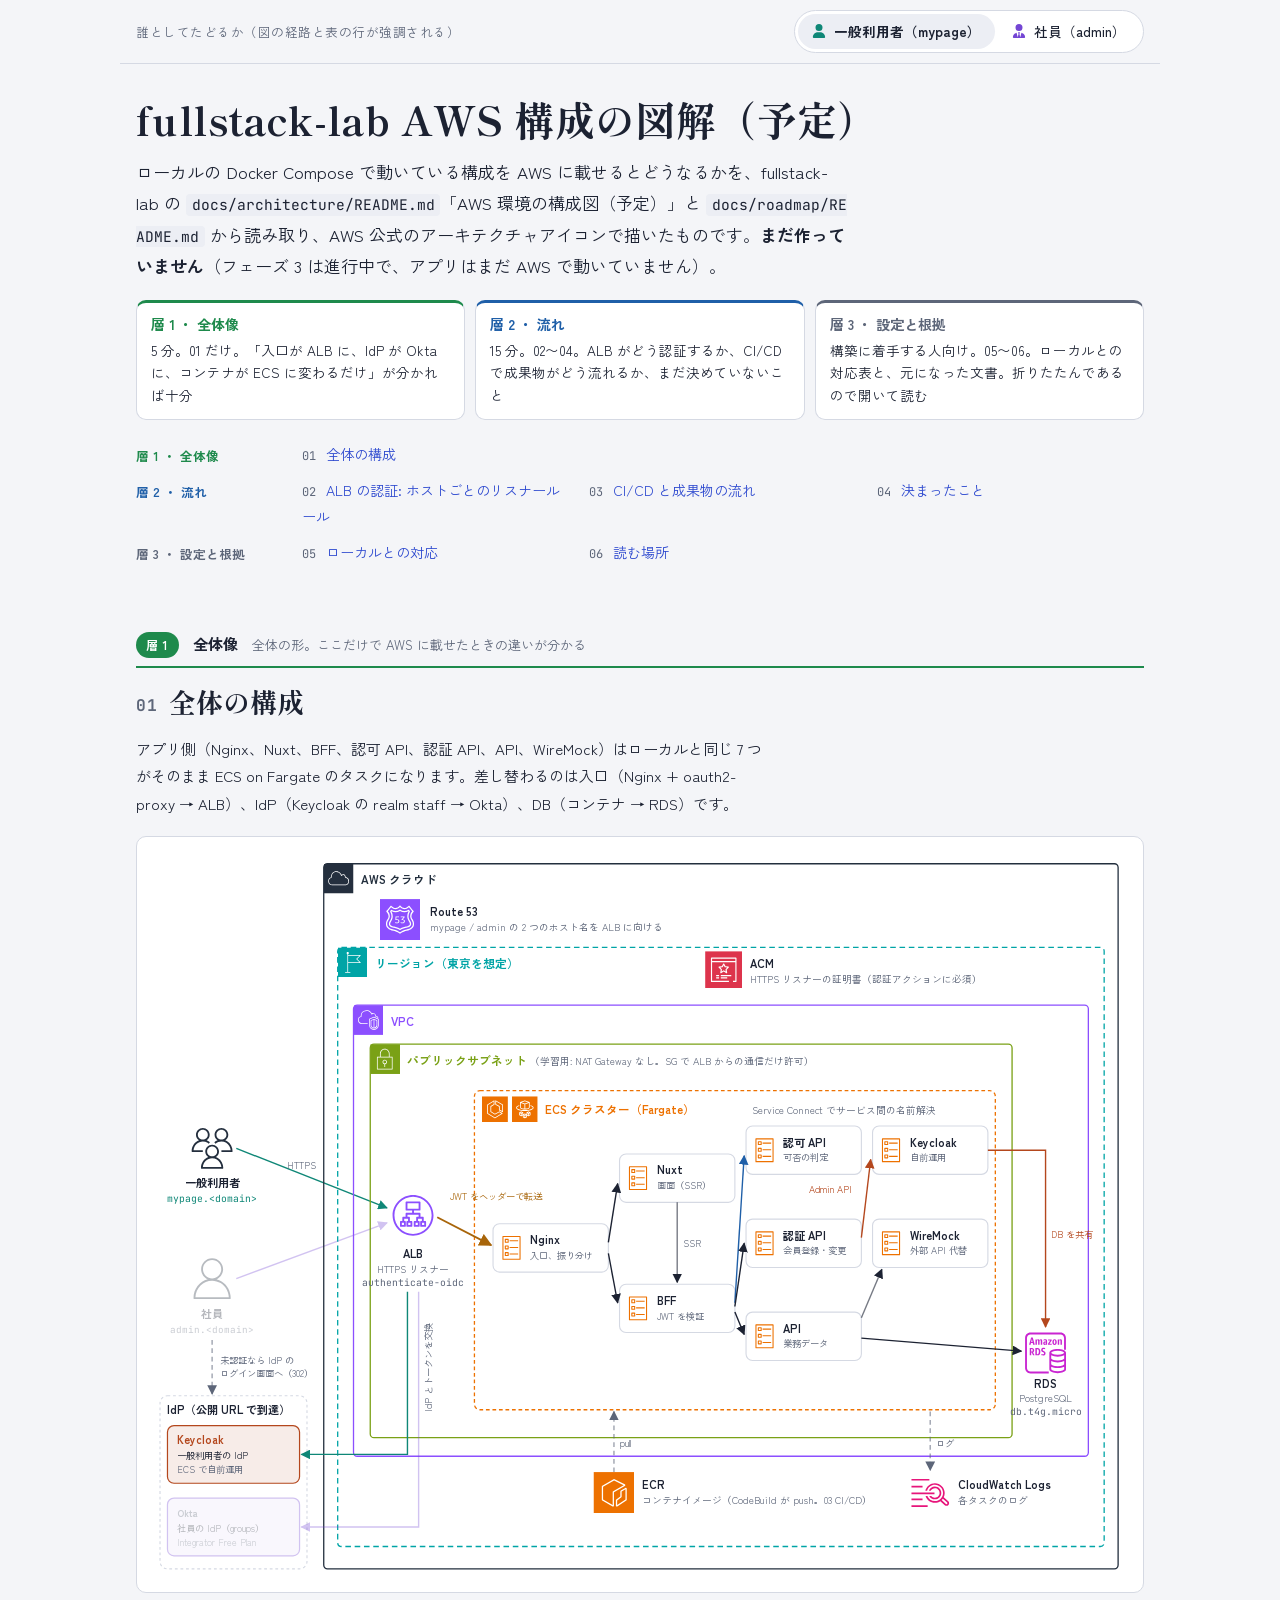
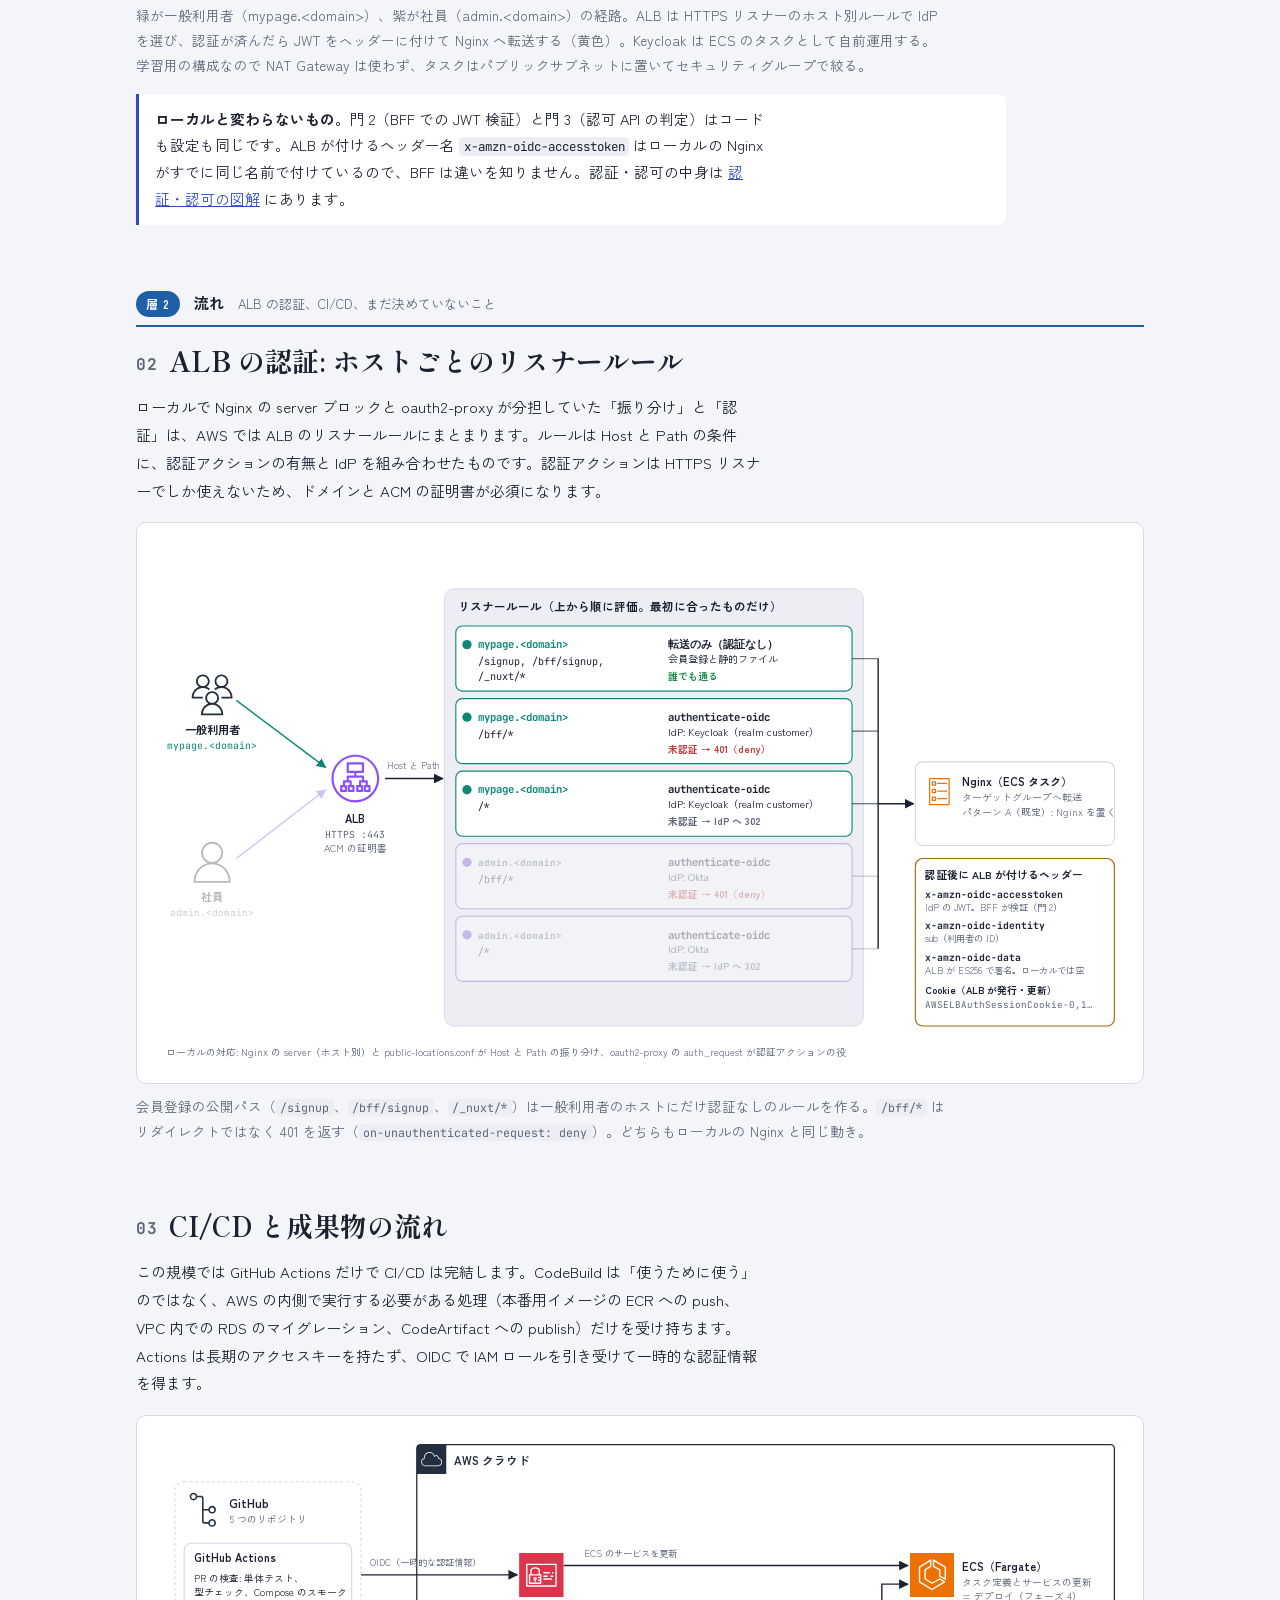
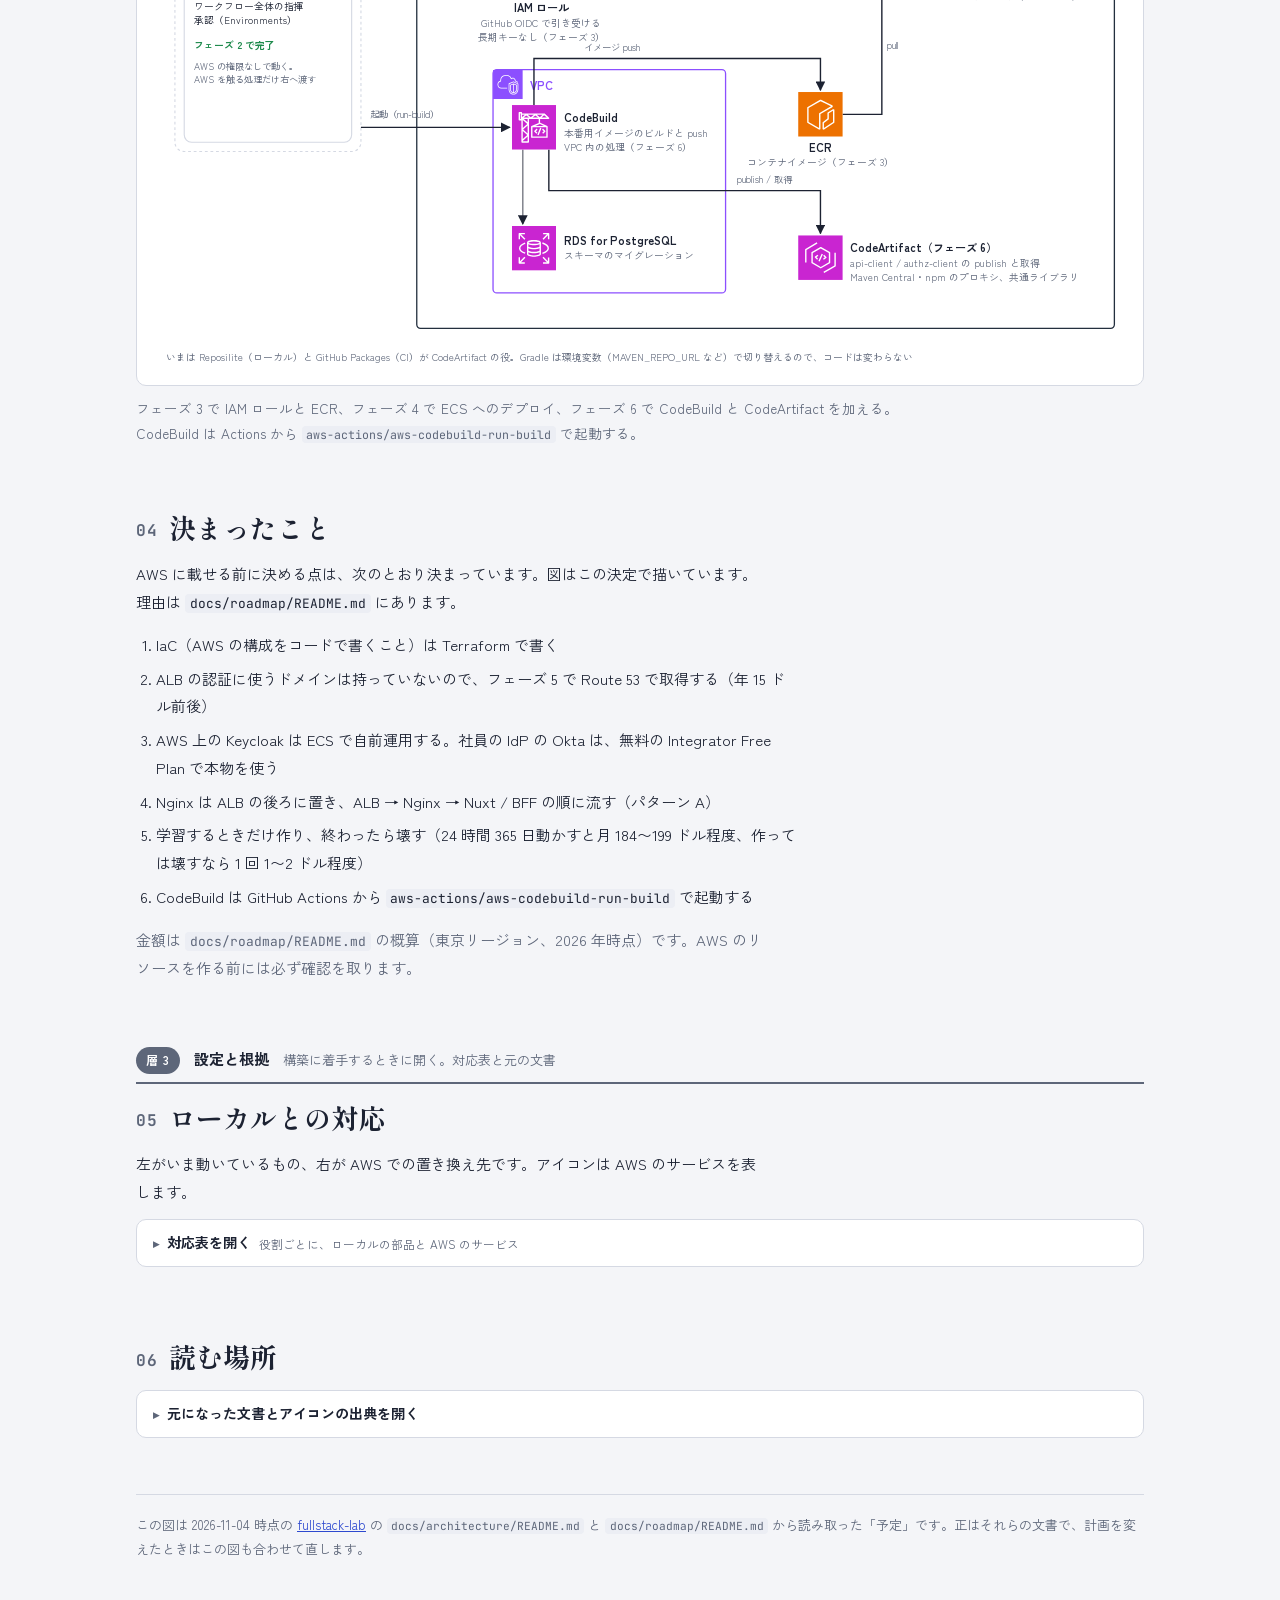
<file: aws/aws-architecture.html>
<!DOCTYPE html>
<html lang="ja">
<head>
<meta charset="utf-8">
<meta name="viewport" content="width=device-width, initial-scale=1, viewport-fit=cover">
<!-- fullstack-lab の AWS 構成（予定）を図解する単体の HTML。
     図は SVG で書き、AWS のサービスは公式の Architecture Icons（../assets/aws-icons/）を <image> で参照する。
     見た目は ../assets/notes.css（共通）。外部に依存するのは Google Fonts だけで、読めなくても代替フォントで表示できる。 -->
<title>fullstack-lab AWS 構成の図解（予定）</title>
<link rel="stylesheet" href="https://fonts.googleapis.com/css2?family=Zen+Kaku+Gothic+New:wght@400;500;700&family=Shippori+Mincho+B1:wght@700&family=JetBrains+Mono:wght@400;500&display=swap">
<link rel="stylesheet" href="../assets/notes.css">
<style>
/* このページだけの装飾。共通の見た目は ../assets/notes.css */
.fig-scroll svg { min-width: 820px; }
</style>
</head>
<body>

<!-- アイコンの定義。Font Awesome Free 6.7.2（solid）: user, user-tie
       https://fontawesome.com — License https://fontawesome.com/license/free（Icons: CC BY 4.0）Copyright 2024 Fonticons, Inc. -->
<svg width="0" height="0" style="position:absolute" aria-hidden="true" focusable="false">
  <symbol id="i-user" viewBox="0 0 448 512"><path d="M224 256A128 128 0 1 0 224 0a128 128 0 1 0 0 256zm-45.7 48C79.8 304 0 383.8 0 482.3C0 498.7 13.3 512 29.7 512l388.6 0c16.4 0 29.7-13.3 29.7-29.7C448 383.8 368.2 304 269.7 304l-91.4 0z"/></symbol>
  <symbol id="i-user-tie" viewBox="0 0 448 512"><path d="M96 128a128 128 0 1 0 256 0A128 128 0 1 0 96 128zm94.5 200.2l18.6 31L175.8 483.1l-36-146.9c-2-8.1-9.8-13.4-17.9-11.3C51.9 342.4 0 405.8 0 481.3c0 17 13.8 30.7 30.7 30.7l131.7 0c0 0 0 0 .1 0l5.5 0 112 0 5.5 0c0 0 0 0 .1 0l131.7 0c17 0 30.7-13.8 30.7-30.7c0-75.5-51.9-138.9-121.9-156.4c-8.1-2-15.9 3.3-17.9 11.3l-36 146.9L238.9 359.2l18.6-31c6.4-10.7-1.3-24.2-13.7-24.2L224 304l-19.7 0c-12.4 0-20.1 13.6-13.7 24.2z"/></symbol>
</svg>
<div class="wrap">
<div class="bar"><div class="bar-in">
  <span class="label">誰としてたどるか（図の経路と表の行が強調される）</span>
  <div class="persona" role="group" aria-label="利用者の切り替え">
    <button type="button" data-persona="c" aria-pressed="true"><svg class="ic c" aria-hidden="true"><use href="#i-user"/></svg>一般利用者（mypage）</button>
    <button type="button" data-persona="s" aria-pressed="false"><svg class="ic s" aria-hidden="true"><use href="#i-user-tie"/></svg>社員（admin）</button>
  </div>
</div></div>

<h1>fullstack-lab AWS 構成の図解（予定）</h1>
<p class="lead">ローカルの Docker Compose で動いている構成を AWS に載せるとどうなるかを、fullstack-lab の <code>docs/architecture/README.md</code>「AWS 環境の構成図（予定）」と <code>docs/roadmap/README.md</code> から読み取り、AWS 公式のアーキテクチャアイコンで描いたものです。<strong>まだ作っていません</strong>（フェーズ 3 は進行中で、アプリはまだ AWS で動いていません）。</p>

<div class="howto" aria-label="この資料の読み方">
  <div class="lv l1"><b>層 1 ・ 全体像</b><span>5 分。01 だけ。「入口が ALB に、IdP が Okta に、コンテナが ECS に変わるだけ」が分かれば十分</span></div>
  <div class="lv l2"><b>層 2 ・ 流れ</b><span>15 分。02〜04。ALB がどう認証するか、CI/CD で成果物がどう流れるか、まだ決めていないこと</span></div>
  <div class="lv l3"><b>層 3 ・ 設定と根拠</b><span>構築に着手する人向け。05〜06。ローカルとの対応表と、元になった文書。折りたたんであるので開いて読む</span></div>
</div>

<nav class="toc" aria-label="目次">
  <div class="group"><span class="lt l1">層 1 ・ 全体像</span><ol>
    <li><span class="no">01</span><a href="#overview">全体の構成</a></li>
  </ol></div>
  <div class="group"><span class="lt l2">層 2 ・ 流れ</span><ol>
    <li><span class="no">02</span><a href="#alb">ALB の認証: ホストごとのリスナールール</a></li>
    <li><span class="no">03</span><a href="#cicd">CI/CD と成果物の流れ</a></li>
    <li><span class="no">04</span><a href="#open">決まったこと</a></li>
  </ol></div>
  <div class="group"><span class="lt l3">層 3 ・ 設定と根拠</span><ol>
    <li><span class="no">05</span><a href="#mapping">ローカルとの対応</a></li>
    <li><span class="no">06</span><a href="#read">読む場所</a></li>
  </ol></div>
</nav>

<div class="layer-head l1"><span class="tag">層 1</span><span class="name">全体像</span><small>全体の形。ここだけで AWS に載せたときの違いが分かる</small></div>

<!-- ======================================================================= -->
<h2 id="overview"><span class="no">01</span>全体の構成</h2>
<p>アプリ側（Nginx、Nuxt、BFF、認可 API、認証 API、API、WireMock）はローカルと同じ 7 つがそのまま ECS on Fargate のタスクになります。差し替わるのは入口（Nginx + oauth2-proxy → ALB）、IdP（Keycloak の realm staff → Okta）、DB（コンテナ → RDS）です。</p>

<figure>
<div class="fig-scroll">
<svg viewBox="0 0 1060 790" role="img" aria-label="AWS 環境の構成（予定）。ブラウザから Route 53 と ALB を経て ECS on Fargate の 7 タスクと RDS に至り、ALB は Keycloak と Okta で認証する" class="arch"><defs><marker id="m" viewBox="0 0 10 10" refX="9" refY="5" markerWidth="7" markerHeight="7" orient="auto-start-reverse"><path d="M0,0 L10,5 L0,10 z" class="mk"/></marker><marker id="m-c" viewBox="0 0 10 10" refX="9" refY="5" markerWidth="7" markerHeight="7" orient="auto-start-reverse"><path d="M0,0 L10,5 L0,10 z" class="mk-c"/></marker><marker id="m-s" viewBox="0 0 10 10" refX="9" refY="5" markerWidth="7" markerHeight="7" orient="auto-start-reverse"><path d="M0,0 L10,5 L0,10 z" class="mk-s"/></marker><marker id="m-jwt" viewBox="0 0 10 10" refX="9" refY="5" markerWidth="7" markerHeight="7" orient="auto-start-reverse"><path d="M0,0 L10,5 L0,10 z" class="mk-jwt"/></marker><marker id="m-k" viewBox="0 0 10 10" refX="9" refY="5" markerWidth="7" markerHeight="7" orient="auto-start-reverse"><path d="M0,0 L10,5 L0,10 z" class="mk-k"/></marker><marker id="m-mu" viewBox="0 0 10 10" refX="9" refY="5" markerWidth="7" markerHeight="7" orient="auto-start-reverse"><path d="M0,0 L10,5 L0,10 z" class="mk-mu"/></marker><marker id="m-z" viewBox="0 0 10 10" refX="9" refY="5" markerWidth="7" markerHeight="7" orient="auto-start-reverse"><path d="M0,0 L10,5 L0,10 z" class="mk-z"/></marker></defs><g class="r-c"><image href="../assets/aws-icons/Res_Users_48_Light.svg" x="46" y="300" width="48" height="48" class="ic-l"/><image href="../assets/aws-icons/Res_Users_48_Dark.svg" x="46" y="300" width="48" height="48" class="ic-d"/><text x="70" y="366" class="t12b" text-anchor="middle">一般利用者</text><text x="70" y="382" class="mono t105 tc" text-anchor="middle">mypage.&lt;domain&gt;</text></g><g class="r-s"><image href="../assets/aws-icons/Res_User_48_Light.svg" x="46" y="440" width="48" height="48" class="ic-l"/><image href="../assets/aws-icons/Res_User_48_Dark.svg" x="46" y="440" width="48" height="48" class="ic-d"/><text x="70" y="506" class="t12b" text-anchor="middle">社員</text><text x="70" y="522" class="mono t105 tsm" text-anchor="middle">admin.&lt;domain&gt;</text></g><g class="r-c"><path d="M96,324 L258,388" class="ln c" marker-end="url(#m-c)"/><text x="150" y="346" class="t10 tm">HTTPS</text></g><g class="r-s"><path d="M96,464 L258,404" class="ln s" marker-end="url(#m-s)"/></g><path d="M70,530 L70,588" class="ln thin dash" marker-end="url(#m-mu)"/><text x="78" y="556" class="t10 tm">未認証なら IdP の</text><text x="78" y="570" class="t10 tm">ログイン画面へ（302）</text><rect x="14" y="590" width="158" height="186" rx="8" class="idp"/><text x="22" y="610" class="t12b">IdP（公開 URL で到達）</text><g class="r-c"><rect x="22" y="622" width="142" height="62" rx="7" class="box k"/><text x="32" y="642" class="t12b tk">Keycloak</text><text x="32" y="658" class="t10">一般利用者の IdP</text><text x="32" y="673" class="t10 tm">ECS で自前運用</text></g><g class="r-s"><rect x="22" y="700" width="142" height="62" rx="7" class="box s"/><text x="32" y="720" class="t12b tsm">Okta</text><text x="32" y="736" class="t10">社員の IdP（groups）</text><text x="32" y="751" class="t10 tm">Integrator Free Plan</text></g><rect x="190" y="18" width="854" height="758" rx="4" class="frame f-cloud"/><image href="../assets/aws-icons/AWS-Cloud_32.svg" x="190" y="18" width="32" height="32" class="ic-l"/><image href="../assets/aws-icons/AWS-Cloud_32_Dark.svg" x="190" y="18" width="32" height="32" class="ic-d"/><text x="230" y="40" class="ftitle f-cloud">AWS クラウド</text><image href="../assets/aws-icons/Arch_Amazon-Route-53_48.svg" x="250" y="56" width="44" height="44"/><text x="304" y="74" class="t12b">Route 53</text><text x="304" y="90" class="t105 tm">mypage / admin の 2 つのホスト名を ALB に向ける</text><rect x="205" y="108" width="824" height="644" rx="4" class="frame f-region"/><image href="../assets/aws-icons/Region_32.svg" x="205" y="108" width="32" height="32"/><text x="245" y="130" class="ftitle f-region">リージョン（東京を想定）</text><image href="../assets/aws-icons/Arch_AWS-Certificate-Manager_48.svg" x="600" y="112" width="40" height="40"/><text x="648" y="130" class="t12b">ACM</text><text x="648" y="146" class="t105 tm">HTTPS リスナーの証明書（認証アクションに必須）</text><rect x="222" y="170" width="790" height="485" rx="4" class="frame f-vpc"/><image href="../assets/aws-icons/Virtual-private-cloud-VPC_32.svg" x="222" y="170" width="32" height="32"/><text x="262" y="192" class="ftitle f-vpc">VPC</text><rect x="240" y="212" width="690" height="423" rx="4" class="frame f-subnet"/><image href="../assets/aws-icons/Public-subnet_32.svg" x="240" y="212" width="32" height="32"/><text x="280" y="234" class="ftitle f-subnet">パブリックサブネット</text><text x="412" y="234" class="t105 tm">（学習用: NAT Gateway なし。SG で ALB からの通信だけ許可）</text><image href="../assets/aws-icons/Res_Elastic-Load-Balancing_Application-Load-Balancer_48.svg" x="262" y="372" width="48" height="48"/><text x="286" y="442" class="t12b" text-anchor="middle">ALB</text><text x="286" y="458" class="t105 tm" text-anchor="middle">HTTPS リスナー</text><text x="286" y="472" class="t105 mono tm" text-anchor="middle">authenticate-oidc</text><g class="r-c"><path d="M280,478 L280,653 L166,653" class="ln c" marker-end="url(#m-c)"/></g><g class="r-s"><path d="M292,478 L292,731 L166,731" class="ln s" marker-end="url(#m-s)"/></g><text x="0" y="0" class="t10 tm" text-anchor="middle" transform="translate(306 560) rotate(-90)">IdP とトークンを交換</text><rect x="352" y="262" width="560" height="343" rx="6" class="frame f-ecs"/><image href="../assets/aws-icons/Arch_Amazon-Elastic-Container-Service_48.svg" x="360" y="268" width="28" height="28"/><image href="../assets/aws-icons/Arch_AWS-Fargate_48.svg" x="392" y="268" width="28" height="28"/><text x="428" y="287" class="ftitle f-ecs">ECS クラスター（Fargate）</text><text x="650" y="287" class="t105 tm">Service Connect でサービス間の名前解決</text><rect x="372" y="405" width="124" height="52" rx="7" class="tbox"/><image href="../assets/aws-icons/Res_Amazon-Elastic-Container-Service_Task_48.svg" x="378" y="417" width="28" height="28"/><text x="412" y="427" class="tt">Nginx</text><text x="412" y="443" class="tsm">入口、振り分け</text><rect x="508" y="330" width="124" height="52" rx="7" class="tbox"/><image href="../assets/aws-icons/Res_Amazon-Elastic-Container-Service_Task_48.svg" x="514" y="342" width="28" height="28"/><text x="548" y="352" class="tt">Nuxt</text><text x="548" y="368" class="tsm">画面（SSR）</text><rect x="508" y="470" width="124" height="52" rx="7" class="tbox"/><image href="../assets/aws-icons/Res_Amazon-Elastic-Container-Service_Task_48.svg" x="514" y="482" width="28" height="28"/><text x="548" y="492" class="tt">BFF</text><text x="548" y="508" class="tsm">JWT を検証</text><rect x="644" y="300" width="124" height="52" rx="7" class="tbox"/><image href="../assets/aws-icons/Res_Amazon-Elastic-Container-Service_Task_48.svg" x="650" y="312" width="28" height="28"/><text x="684" y="322" class="tt">認可 API</text><text x="684" y="338" class="tsm">可否の判定</text><rect x="644" y="400" width="124" height="52" rx="7" class="tbox"/><image href="../assets/aws-icons/Res_Amazon-Elastic-Container-Service_Task_48.svg" x="650" y="412" width="28" height="28"/><text x="684" y="422" class="tt">認証 API</text><text x="684" y="438" class="tsm">会員登録・変更</text><rect x="644" y="500" width="124" height="52" rx="7" class="tbox"/><image href="../assets/aws-icons/Res_Amazon-Elastic-Container-Service_Task_48.svg" x="650" y="512" width="28" height="28"/><text x="684" y="522" class="tt">API</text><text x="684" y="538" class="tsm">業務データ</text><g class="r-c"><rect x="780" y="300" width="124" height="52" rx="7" class="tbox"/><image href="../assets/aws-icons/Res_Amazon-Elastic-Container-Service_Task_48.svg" x="786" y="312" width="28" height="28"/><text x="820" y="322" class="tt">Keycloak</text><text x="820" y="338" class="tsm">自前運用</text></g><rect x="780" y="400" width="124" height="52" rx="7" class="tbox"/><image href="../assets/aws-icons/Res_Amazon-Elastic-Container-Service_Task_48.svg" x="786" y="412" width="28" height="28"/><text x="820" y="422" class="tt">WireMock</text><text x="820" y="438" class="tsm">外部 API 代替</text><image href="../assets/aws-icons/Res_Amazon-Aurora_Amazon-RDS-Instance_48.svg" x="942" y="520" width="48" height="48"/><text x="966" y="582" class="t12b" text-anchor="middle">RDS</text><text x="966" y="597" class="t105 tm" text-anchor="middle">PostgreSQL</text><text x="966" y="611" class="t105 mono tm" text-anchor="middle">db.t4g.micro</text><path d="M312,398 L370,428" class="ln jwt" marker-end="url(#m-jwt)"/><text x="326" y="380" class="t10 tj">JWT をヘッダーで転送</text><path d="M496,425 L506,362" class="ln" marker-end="url(#m)"/><path d="M496,437 L506,490" class="ln" marker-end="url(#m)"/><path d="M570,382 L570,468" class="ln thin" marker-end="url(#m)"/><text x="576" y="430" class="t10 tm">SSR</text><path d="M632,490 L642,332" class="ln z" marker-end="url(#m-z)"/><path d="M632,494 L642,426" class="ln" marker-end="url(#m)"/><path d="M632,500 L642,524" class="ln" marker-end="url(#m)"/><g class="r-c"><path d="M768,420 L778,336" class="ln k" marker-end="url(#m-k)"/><text x="712" y="372" class="t10 tk">Admin API</text></g><path d="M768,528 L940,542" class="ln" marker-end="url(#m)"/><path d="M768,506 L790,454" class="ln thin" marker-end="url(#m)"/><g class="r-c"><path d="M904,326 L966,326 L966,516" class="ln k" marker-end="url(#m-k)"/><text x="972" y="420" class="t10 tk">DB を共有</text></g><image href="../assets/aws-icons/Arch_Amazon-Elastic-Container-Registry_48.svg" x="480" y="672" width="44" height="44"/><text x="532" y="690" class="t12b">ECR</text><text x="532" y="706" class="t105 tm">コンテナイメージ（CodeBuild が push。03 CI/CD）</text><path d="M502,672 L502,607" class="ln thin dash" marker-end="url(#m-mu)"/><text x="508" y="645" class="t10 tm">pull</text><image href="../assets/aws-icons/Res_Amazon-CloudWatch_Logs_48.svg" x="820" y="672" width="44" height="44"/><text x="872" y="690" class="t12b">CloudWatch Logs</text><text x="872" y="706" class="t105 tm">各タスクのログ</text><path d="M842,607 L842,670" class="ln thin dash" marker-end="url(#m-mu)"/><text x="848" y="645" class="t10 tm">ログ</text></svg>
</div>
<figcaption>緑が一般利用者（mypage.&lt;domain&gt;）、紫が社員（admin.&lt;domain&gt;）の経路。ALB は HTTPS リスナーのホスト別ルールで IdP を選び、認証が済んだら JWT をヘッダーに付けて Nginx へ転送する（黄色）。Keycloak は ECS のタスクとして自前運用する。学習用の構成なので NAT Gateway は使わず、タスクはパブリックサブネットに置いてセキュリティグループで絞る。</figcaption>
</figure>

<div class="callout"><p><strong>ローカルと変わらないもの。</strong>門 2（BFF での JWT 検証）と門 3（認可 API の判定）はコードも設定も同じです。ALB が付けるヘッダー名 <code>x-amzn-oidc-accesstoken</code> はローカルの Nginx がすでに同じ名前で付けているので、BFF は違いを知りません。認証・認可の中身は <a href="../auth/authentication-authorization.html">認証・認可の図解</a> にあります。</p></div>

<div class="layer-head l2"><span class="tag">層 2</span><span class="name">流れ</span><small>ALB の認証、CI/CD、まだ決めていないこと</small></div>

<!-- ======================================================================= -->
<h2 id="alb"><span class="no">02</span>ALB の認証: ホストごとのリスナールール</h2>
<p>ローカルで Nginx の server ブロックと oauth2-proxy が分担していた「振り分け」と「認証」は、AWS では ALB のリスナールールにまとまります。ルールは Host と Path の条件に、認証アクションの有無と IdP を組み合わせたものです。認証アクションは HTTPS リスナーでしか使えないため、ドメインと ACM の証明書が必須になります。</p>

<figure>
<div class="fig-scroll">
<svg viewBox="0 0 1060 580" role="img" aria-label="ALB の HTTPS リスナーのルール。ホストとパスごとに認証アクションの有無と IdP が決まり、認証後は x-amzn-oidc ヘッダーを付けて Nginx に転送する" class="arch"><defs><marker id="m" viewBox="0 0 10 10" refX="9" refY="5" markerWidth="7" markerHeight="7" orient="auto-start-reverse"><path d="M0,0 L10,5 L0,10 z" class="mk"/></marker><marker id="m-c" viewBox="0 0 10 10" refX="9" refY="5" markerWidth="7" markerHeight="7" orient="auto-start-reverse"><path d="M0,0 L10,5 L0,10 z" class="mk-c"/></marker><marker id="m-s" viewBox="0 0 10 10" refX="9" refY="5" markerWidth="7" markerHeight="7" orient="auto-start-reverse"><path d="M0,0 L10,5 L0,10 z" class="mk-s"/></marker><marker id="m-jwt" viewBox="0 0 10 10" refX="9" refY="5" markerWidth="7" markerHeight="7" orient="auto-start-reverse"><path d="M0,0 L10,5 L0,10 z" class="mk-jwt"/></marker><marker id="m-k" viewBox="0 0 10 10" refX="9" refY="5" markerWidth="7" markerHeight="7" orient="auto-start-reverse"><path d="M0,0 L10,5 L0,10 z" class="mk-k"/></marker><marker id="m-mu" viewBox="0 0 10 10" refX="9" refY="5" markerWidth="7" markerHeight="7" orient="auto-start-reverse"><path d="M0,0 L10,5 L0,10 z" class="mk-mu"/></marker><marker id="m-z" viewBox="0 0 10 10" refX="9" refY="5" markerWidth="7" markerHeight="7" orient="auto-start-reverse"><path d="M0,0 L10,5 L0,10 z" class="mk-z"/></marker></defs><g class="r-c"><image href="../assets/aws-icons/Res_Users_48_Light.svg" x="46" y="150" width="48" height="48" class="ic-l"/><image href="../assets/aws-icons/Res_Users_48_Dark.svg" x="46" y="150" width="48" height="48" class="ic-d"/><text x="70" y="216" class="t12b" text-anchor="middle">一般利用者</text><text x="70" y="232" class="mono t105 tc" text-anchor="middle">mypage.&lt;domain&gt;</text></g><g class="r-s"><image href="../assets/aws-icons/Res_User_48_Light.svg" x="46" y="330" width="48" height="48" class="ic-l"/><image href="../assets/aws-icons/Res_User_48_Dark.svg" x="46" y="330" width="48" height="48" class="ic-d"/><text x="70" y="396" class="t12b" text-anchor="middle">社員</text><text x="70" y="412" class="mono t105 tsm" text-anchor="middle">admin.&lt;domain&gt;</text></g><image href="../assets/aws-icons/Res_Elastic-Load-Balancing_Application-Load-Balancer_48.svg" x="196" y="236" width="56" height="56"/><text x="224" y="312" class="t12b" text-anchor="middle">ALB</text><text x="224" y="328" class="t105 mono tm" text-anchor="middle">HTTPS :443</text><text x="224" y="343" class="t105 tm" text-anchor="middle">ACM の証明書</text><g class="r-c"><path d="M96,180 L192,252" class="ln c" marker-end="url(#m-c)"/></g><g class="r-s"><path d="M96,350 L192,276" class="ln s" marker-end="url(#m-s)"/></g><path d="M256,264 L318,264" class="ln" marker-end="url(#m)"/><text x="258" y="254" class="t10 tm">Host と Path</text><rect x="320" y="60" width="450" height="470" rx="10" class="panel"/><text x="334" y="84" class="t125b">リスナールール（上から順に評価。最初に合ったものだけ）</text><g class="r-c"><rect x="332" y="100" width="426" height="70" rx="7" class="row row-c"/><circle cx="344" cy="120" r="5" class="mk-c"/><text x="356" y="124" class="mono t115b tc">mypage.&lt;domain&gt;</text><text x="356" y="142" class="mono t11">/signup, /bff/signup,</text><text x="356" y="158" class="mono t11">/_nuxt/*</text><text x="560" y="124" class="mono t115b">転送のみ（認証なし）</text><text x="560" y="140" class="t11">会員登録と静的ファイル</text><text x="560" y="158" class="t105b tok">誰でも通る</text><path d="M758,135 L786,135" class="ln thin"/></g><g class="r-c"><rect x="332" y="178" width="426" height="70" rx="7" class="row row-c"/><circle cx="344" cy="198" r="5" class="mk-c"/><text x="356" y="202" class="mono t115b tc">mypage.&lt;domain&gt;</text><text x="356" y="220" class="mono t11">/bff/*</text><text x="560" y="202" class="mono t115b">authenticate-oidc</text><text x="560" y="218" class="t11">IdP: Keycloak（realm customer）</text><text x="560" y="236" class="t105b tng">未認証 → 401（deny）</text><path d="M758,213 L786,213" class="ln thin"/></g><g class="r-c"><rect x="332" y="256" width="426" height="70" rx="7" class="row row-c"/><circle cx="344" cy="276" r="5" class="mk-c"/><text x="356" y="280" class="mono t115b tc">mypage.&lt;domain&gt;</text><text x="356" y="298" class="mono t11">/*</text><text x="560" y="280" class="mono t115b">authenticate-oidc</text><text x="560" y="296" class="t11">IdP: Keycloak（realm customer）</text><text x="560" y="314" class="t105b tm">未認証 → IdP へ 302</text><path d="M758,291 L786,291" class="ln thin"/></g><g class="r-s"><rect x="332" y="334" width="426" height="70" rx="7" class="row row-s"/><circle cx="344" cy="354" r="5" class="mk-s"/><text x="356" y="358" class="mono t115b tsm">admin.&lt;domain&gt;</text><text x="356" y="376" class="mono t11">/bff/*</text><text x="560" y="358" class="mono t115b">authenticate-oidc</text><text x="560" y="374" class="t11">IdP: Okta</text><text x="560" y="392" class="t105b tng">未認証 → 401（deny）</text><path d="M758,369 L786,369" class="ln thin"/></g><g class="r-s"><rect x="332" y="412" width="426" height="70" rx="7" class="row row-s"/><circle cx="344" cy="432" r="5" class="mk-s"/><text x="356" y="436" class="mono t115b tsm">admin.&lt;domain&gt;</text><text x="356" y="454" class="mono t11">/*</text><text x="560" y="436" class="mono t115b">authenticate-oidc</text><text x="560" y="452" class="t11">IdP: Okta</text><text x="560" y="470" class="t105b tm">未認証 → IdP へ 302</text><path d="M758,447 L786,447" class="ln thin"/></g><path d="M786,135 L786,447" class="ln"/><path d="M786,291 L824,291" class="ln" marker-end="url(#m)"/><rect x="826" y="246" width="214" height="90" rx="8" class="tbox"/><image href="../assets/aws-icons/Res_Amazon-Elastic-Container-Service_Task_48.svg" x="836" y="262" width="32" height="32"/><text x="876" y="272" class="t12b">Nginx（ECS タスク）</text><text x="876" y="288" class="t105 tm">ターゲットグループへ転送</text><text x="876" y="304" class="t105 tm">パターン A（既定）: Nginx を置く</text><rect x="826" y="350" width="214" height="180" rx="8" class="note"/><text x="836" y="372" class="t115b">認証後に ALB が付けるヘッダー</text><text x="836" y="392" class="mono t105b">x-amzn-oidc-accesstoken</text><text x="836" y="406" class="t10 tm">IdP の JWT。BFF が検証（門 2）</text><text x="836" y="426" class="mono t105b">x-amzn-oidc-identity</text><text x="836" y="440" class="t10 tm">sub（利用者の ID）</text><text x="836" y="460" class="mono t105b">x-amzn-oidc-data</text><text x="836" y="474" class="t10 tm">ALB が ES256 で署名。ローカルでは空</text><text x="836" y="496" class="t105b">Cookie（ALB が発行・更新）</text><text x="836" y="511" class="mono t10 tm">AWSELBAuthSessionCookie-0,1…</text><text x="20" y="562" class="t105 tm">ローカルの対応: Nginx の server（ホスト別）と public-locations.conf が Host と Path の振り分け、oauth2-proxy の auth_request が認証アクションの役</text></svg>
</div>
<figcaption>会員登録の公開パス（<code>/signup</code>、<code>/bff/signup</code>、<code>/_nuxt/*</code>）は一般利用者のホストにだけ認証なしのルールを作る。<code>/bff/*</code> はリダイレクトではなく 401 を返す（<code>on-unauthenticated-request: deny</code>）。どちらもローカルの Nginx と同じ動き。</figcaption>
</figure>

<!-- ======================================================================= -->
<h2 id="cicd"><span class="no">03</span>CI/CD と成果物の流れ</h2>
<p>この規模では GitHub Actions だけで CI/CD は完結します。CodeBuild は「使うために使う」のではなく、AWS の内側で実行する必要がある処理（本番用イメージの ECR への push、VPC 内での RDS のマイグレーション、CodeArtifact への publish）だけを受け持ちます。Actions は長期のアクセスキーを持たず、OIDC で IAM ロールを引き受けて一時的な認証情報を得ます。</p>

<figure>
<div class="fig-scroll">
<svg viewBox="0 0 1060 590" role="img" aria-label="CI/CD。GitHub Actions が OIDC で IAM ロールを引き受けて ECS を更新し、CodeBuild がイメージを ECR に push し、CodeArtifact にクライアントを publish する" class="arch"><defs><marker id="m" viewBox="0 0 10 10" refX="9" refY="5" markerWidth="7" markerHeight="7" orient="auto-start-reverse"><path d="M0,0 L10,5 L0,10 z" class="mk"/></marker><marker id="m-c" viewBox="0 0 10 10" refX="9" refY="5" markerWidth="7" markerHeight="7" orient="auto-start-reverse"><path d="M0,0 L10,5 L0,10 z" class="mk-c"/></marker><marker id="m-s" viewBox="0 0 10 10" refX="9" refY="5" markerWidth="7" markerHeight="7" orient="auto-start-reverse"><path d="M0,0 L10,5 L0,10 z" class="mk-s"/></marker><marker id="m-jwt" viewBox="0 0 10 10" refX="9" refY="5" markerWidth="7" markerHeight="7" orient="auto-start-reverse"><path d="M0,0 L10,5 L0,10 z" class="mk-jwt"/></marker><marker id="m-k" viewBox="0 0 10 10" refX="9" refY="5" markerWidth="7" markerHeight="7" orient="auto-start-reverse"><path d="M0,0 L10,5 L0,10 z" class="mk-k"/></marker><marker id="m-mu" viewBox="0 0 10 10" refX="9" refY="5" markerWidth="7" markerHeight="7" orient="auto-start-reverse"><path d="M0,0 L10,5 L0,10 z" class="mk-mu"/></marker><marker id="m-z" viewBox="0 0 10 10" refX="9" refY="5" markerWidth="7" markerHeight="7" orient="auto-start-reverse"><path d="M0,0 L10,5 L0,10 z" class="mk-z"/></marker></defs><rect x="30" y="60" width="200" height="290" rx="10" class="idp"/><image href="../assets/aws-icons/Res_Git-Repository_48_Light.svg" x="40" y="70" width="40" height="40" class="ic-l"/><image href="../assets/aws-icons/Res_Git-Repository_48_Dark.svg" x="40" y="70" width="40" height="40" class="ic-d"/><text x="88" y="88" class="t13b">GitHub</text><text x="88" y="104" class="t105 tm">5 つのリポジトリ</text><rect x="40" y="126" width="180" height="214" rx="8" class="tbox"/><text x="50" y="146" class="t12b">GitHub Actions</text><text x="50" y="168" class="t105">PR の検査: 単体テスト、</text><text x="50" y="183" class="t105">型チェック、Compose のスモーク</text><text x="50" y="198" class="t105">ワークフロー全体の指揮</text><text x="50" y="213" class="t105">承認（Environments）</text><text x="50" y="240" class="t105b tok">フェーズ 2 で完了</text><text x="50" y="262" class="t10 tm">AWS の権限なしで動く。</text><text x="50" y="276" class="t10 tm">AWS を触る処理だけ右へ渡す</text><rect x="290" y="20" width="750" height="520" rx="4" class="frame f-cloud"/><image href="../assets/aws-icons/AWS-Cloud_32.svg" x="290" y="20" width="32" height="32" class="ic-l"/><image href="../assets/aws-icons/AWS-Cloud_32_Dark.svg" x="290" y="20" width="32" height="32" class="ic-d"/><text x="330" y="42" class="ftitle f-cloud">AWS クラウド</text><image href="../assets/aws-icons/Arch_AWS-Identity-and-Access-Management_48.svg" x="400" y="136" width="48" height="48"/><text x="424" y="200" class="t12b" text-anchor="middle">IAM ロール</text><text x="424" y="216" class="t105 tm" text-anchor="middle">GitHub OIDC で引き受ける</text><text x="424" y="231" class="t105 tm" text-anchor="middle">長期キーなし（フェーズ 3）</text><image href="../assets/aws-icons/Arch_Amazon-Elastic-Container-Service_48.svg" x="820" y="136" width="48" height="48"/><text x="876" y="156" class="t12b">ECS（Fargate）</text><text x="876" y="172" class="t105 tm">タスク定義とサービスの更新</text><text x="876" y="187" class="t105 tm">= デプロイ（フェーズ 4）</text><path d="M230,160 L398,160" class="ln" marker-end="url(#m)"/><text x="240" y="150" class="t10 tm">OIDC（一時的な認証情報）</text><path d="M448,150 L818,150" class="ln" marker-end="url(#m)"/><text x="470" y="141" class="t10 tm">ECS のサービスを更新</text><rect x="372" y="262" width="250" height="240" rx="4" class="frame f-vpc"/><image href="../assets/aws-icons/Virtual-private-cloud-VPC_32.svg" x="372" y="262" width="32" height="32"/><text x="412" y="284" class="ftitle f-vpc">VPC</text><image href="../assets/aws-icons/Arch_AWS-CodeBuild_48.svg" x="392" y="300" width="48" height="48"/><text x="448" y="318" class="t12b">CodeBuild</text><text x="448" y="334" class="t105 tm">本番用イメージのビルドと push</text><text x="448" y="349" class="t105 tm">VPC 内の処理（フェーズ 6）</text><image href="../assets/aws-icons/Arch_Amazon-RDS_48.svg" x="392" y="430" width="48" height="48"/><text x="448" y="450" class="t12b">RDS for PostgreSQL</text><text x="448" y="466" class="t105 tm">スキーマのマイグレーション</text><path d="M230,324 L390,324" class="ln" marker-end="url(#m)"/><text x="240" y="314" class="t10 tm">起動（run-build）</text><path d="M404,348 L404,428" class="ln thin" marker-end="url(#m)"/><image href="../assets/aws-icons/Arch_Amazon-Elastic-Container-Registry_48.svg" x="700" y="286" width="48" height="48"/><text x="724" y="350" class="t12b" text-anchor="middle">ECR</text><text x="724" y="366" class="t105 tm" text-anchor="middle">コンテナイメージ（フェーズ 3）</text><path d="M416,300 L416,250 L724,250 L724,284" class="ln" marker-end="url(#m)"/><text x="470" y="242" class="t10 tm">イメージ push</text><path d="M748,310 L790,310 L790,170 L818,170" class="ln" marker-end="url(#m)"/><text x="796" y="240" class="t10 tm">pull</text><image href="../assets/aws-icons/Arch_AWS-CodeArtifact_48.svg" x="700" y="440" width="48" height="48"/><text x="756" y="458" class="t12b">CodeArtifact（フェーズ 6）</text><text x="756" y="474" class="t105 tm">api-client / authz-client の publish と取得</text><text x="756" y="489" class="t105 tm">Maven Central・npm のプロキシ、共通ライブラリ</text><path d="M432,348 L432,392 L724,392 L724,438" class="ln" marker-end="url(#m)"/><text x="634" y="384" class="t10 tm">publish / 取得</text><text x="20" y="575" class="t105 tm">いまは Reposilite（ローカル）と GitHub Packages（CI）が CodeArtifact の役。Gradle は環境変数（MAVEN_REPO_URL など）で切り替えるので、コードは変わらない</text></svg>
</div>
<figcaption>フェーズ 3 で IAM ロールと ECR、フェーズ 4 で ECS へのデプロイ、フェーズ 6 で CodeBuild と CodeArtifact を加える。CodeBuild は Actions から <code>aws-actions/aws-codebuild-run-build</code> で起動する。</figcaption>
</figure>

<!-- ======================================================================= -->
<h2 id="open"><span class="no">04</span>決まったこと</h2>
<p>AWS に載せる前に決める点は、次のとおり決まっています。図はこの決定で描いています。理由は <code>docs/roadmap/README.md</code> にあります。</p>
<ol class="plain">
  <li>IaC（AWS の構成をコードで書くこと）は Terraform で書く</li>
  <li>ALB の認証に使うドメインは持っていないので、フェーズ 5 で Route 53 で取得する（年 15 ドル前後）</li>
  <li>AWS 上の Keycloak は ECS で自前運用する。社員の IdP の Okta は、無料の Integrator Free Plan で本物を使う</li>
  <li>Nginx は ALB の後ろに置き、ALB → Nginx → Nuxt / BFF の順に流す（パターン A）</li>
  <li>学習するときだけ作り、終わったら壊す（24 時間 365 日動かすと月 184〜199 ドル程度、作っては壊すなら 1 回 1〜2 ドル程度）</li>
  <li>CodeBuild は GitHub Actions から <code>aws-actions/aws-codebuild-run-build</code> で起動する</li>
</ol>
<p class="muted">金額は <code>docs/roadmap/README.md</code> の概算（東京リージョン、2026 年時点）です。AWS のリソースを作る前には必ず確認を取ります。</p>

<div class="layer-head l3"><span class="tag">層 3</span><span class="name">設定と根拠</span><small>構築に着手するときに開く。対応表と元の文書</small></div>

<!-- ======================================================================= -->
<h2 id="mapping"><span class="no">05</span>ローカルとの対応</h2>
<p>左がいま動いているもの、右が AWS での置き換え先です。アイコンは AWS のサービスを表します。</p>
<details class="deep"><summary>対応表を開く <small>役割ごとに、ローカルの部品と AWS のサービス</small></summary>
<div class="tbl-wrap"><table>
<thead><tr><th>役割</th><th>ローカル</th><th>AWS（予定）</th></tr></thead>
<tbody>
<tr><td class="k">入口と振り分け</td><td>Nginx（ホスト別の server）</td><td><img class="tic" src="../assets/aws-icons/Res_Elastic-Load-Balancing_Application-Load-Balancer_48.svg" width="22" height="22" alt="ALB">ALB のリスナールール（Host と Path の条件）</td></tr>
<tr><td class="k">認証アクション（門 1）</td><td>oauth2-proxy × 2</td><td><img class="tic" src="../assets/aws-icons/Res_Elastic-Load-Balancing_Application-Load-Balancer_48.svg" width="22" height="22" alt="ALB">ALB の <code>authenticate-oidc</code>。HTTPS リスナーが必須</td></tr>
<tr><td class="k">セッション Cookie</td><td><code>_fsl_customer</code> / <code>_fsl_staff</code></td><td><code>AWSELBAuthSessionCookie-*</code></td></tr>
<tr class="row-c"><td class="k">一般利用者の IdP</td><td>Keycloak realm customer</td><td><img class="tic" src="../assets/aws-icons/Arch_Amazon-Elastic-Container-Service_48.svg" width="22" height="22" alt="ECS">Keycloak realm customer。ECS で自前運用する</td></tr>
<tr class="row-s"><td class="k">社員の IdP</td><td>Keycloak realm staff（groups クレームを出す）</td><td>Okta（Integrator Free Plan の本物。groups クレーム）。BFF の <code>staff</code> 発行元の設定を差し替えるだけ</td></tr>
<tr><td class="k">BFF への JWT</td><td><code>x-amzn-oidc-accesstoken</code></td><td>同じヘッダー名。ALB が付ける。門 2・門 3 は変わらない</td></tr>
<tr><td class="k">公開パス</td><td><code>public-locations.conf</code></td><td>認証アクションを付けないリスナールール</td></tr>
<tr><td class="k">アプリの実行</td><td>Docker Compose の 7 コンテナ</td><td><img class="tic" src="../assets/aws-icons/Arch_Amazon-Elastic-Container-Service_48.svg" width="22" height="22" alt="ECS"><img class="tic" src="../assets/aws-icons/Arch_AWS-Fargate_48.svg" width="22" height="22" alt="Fargate">ECS on Fargate の 7 タスク。サービス間は Service Connect</td></tr>
<tr><td class="k">DB</td><td>PostgreSQL 17 のコンテナ</td><td><img class="tic" src="../assets/aws-icons/Arch_Amazon-RDS_48.svg" width="22" height="22" alt="RDS">RDS for PostgreSQL（db.t4g.micro、シングル AZ）</td></tr>
<tr><td class="k">コンテナイメージ</td><td>ローカルでビルド</td><td><img class="tic" src="../assets/aws-icons/Arch_Amazon-Elastic-Container-Registry_48.svg" width="22" height="22" alt="ECR">ECR。CodeBuild が push し、ECS が pull</td></tr>
<tr><td class="k">生成クライアントの配布</td><td>Reposilite（ローカル）/ GitHub Packages（CI）</td><td><img class="tic" src="../assets/aws-icons/Arch_AWS-CodeArtifact_48.svg" width="22" height="22" alt="CodeArtifact">CodeArtifact。IAM ロールで取得したトークンで認証</td></tr>
<tr><td class="k">CI の実行場所</td><td>GitHub Actions</td><td><img class="tic" src="../assets/aws-icons/Arch_AWS-CodeBuild_48.svg" width="22" height="22" alt="CodeBuild">GitHub Actions + CodeBuild（AWS の内側で実行する処理だけ）</td></tr>
<tr><td class="k">ログ</td><td><code>docker compose logs</code></td><td><img class="tic" src="../assets/aws-icons/Arch_Amazon-CloudWatch_48.svg" width="22" height="22" alt="CloudWatch">CloudWatch Logs</td></tr>
<tr><td class="k">DNS と証明書</td><td><code>*.localhost</code>、HTTP</td><td><img class="tic" src="../assets/aws-icons/Arch_Amazon-Route-53_48.svg" width="22" height="22" alt="Route 53"><img class="tic" src="../assets/aws-icons/Arch_AWS-Certificate-Manager_48.svg" width="22" height="22" alt="ACM">Route 53 のホストゾーンと ACM の証明書（HTTPS）</td></tr>
</tbody></table></div>
</details>

<!-- ======================================================================= -->
<h2 id="read"><span class="no">06</span>読む場所</h2>
<details class="deep"><summary>元になった文書とアイコンの出典を開く</summary>
<div class="two">
<div>
<h3>この図の元になった文書（fullstack-lab 内）</h3>
<ul class="plain files">
  <li><code>docs/architecture/README.md</code>「AWS 環境の構成図（予定）」「仮定」: 全体の形と、事実と仮定の切り分け</li>
  <li><code>docs/roadmap/README.md</code>: フェーズ、ALB の認証、Nginx の配置、CodeArtifact と CodeBuild の責務、費用</li>
  <li><code>docs/design/shared/nginx-routing.md</code>、<code>docs/design/shared/nginx-auth-headers.md</code>、<code>docs/design/web/jwt-verification.md</code>: 門の設計と公開パス</li>
  <li><code>README.md</code>「認証と認可」: ローカルの Nginx と oauth2-proxy が ALB の代わりをしている説明</li>
</ul>
</div>
<div>
<h3>アイコンについて</h3>
<p style="max-width:none;font-size:14px">AWS のサービスとグループ枠のアイコンは <a href="https://aws.amazon.com/architecture/icons/">AWS Architecture Icons</a>（2026-07-31 版のパッケージ）から、使うものだけを <code>assets/aws-icons/</code> に改変せず置いています。Keycloak、Okta、GitHub は AWS のサービスではないので、枠だけで描いています。</p>
</div>
</div>
</details>

<footer>この図は 2026-11-04 時点の <a href="https://github.com/ht-0328/fullstack-lab">fullstack-lab</a> の <code>docs/architecture/README.md</code> と <code>docs/roadmap/README.md</code> から読み取った「予定」です。正はそれらの文書で、計画を変えたときはこの図も合わせて直します。</footer>
</div>

<script>
(function () {
  var KEY = 'fsl-aws-persona';
  var cur = 'c';
  try { var saved = localStorage.getItem(KEY); if (saved === 'c' || saved === 's') cur = saved; } catch (e) {}
  function apply(p) {
    cur = p;
    document.documentElement.setAttribute('data-persona', p);
    var btns = document.querySelectorAll('.persona button');
    for (var j = 0; j < btns.length; j++) {
      btns[j].setAttribute('aria-pressed', btns[j].getAttribute('data-persona') === p ? 'true' : 'false');
    }
    try { localStorage.setItem(KEY, p); } catch (e) {}
  }
  var buttons = document.querySelectorAll('.persona button');
  for (var k = 0; k < buttons.length; k++) {
    buttons[k].addEventListener('click', function (ev) { apply(ev.currentTarget.getAttribute('data-persona')); });
  }
  apply(cur);
})();
</script>

</body>
</html>
</file>
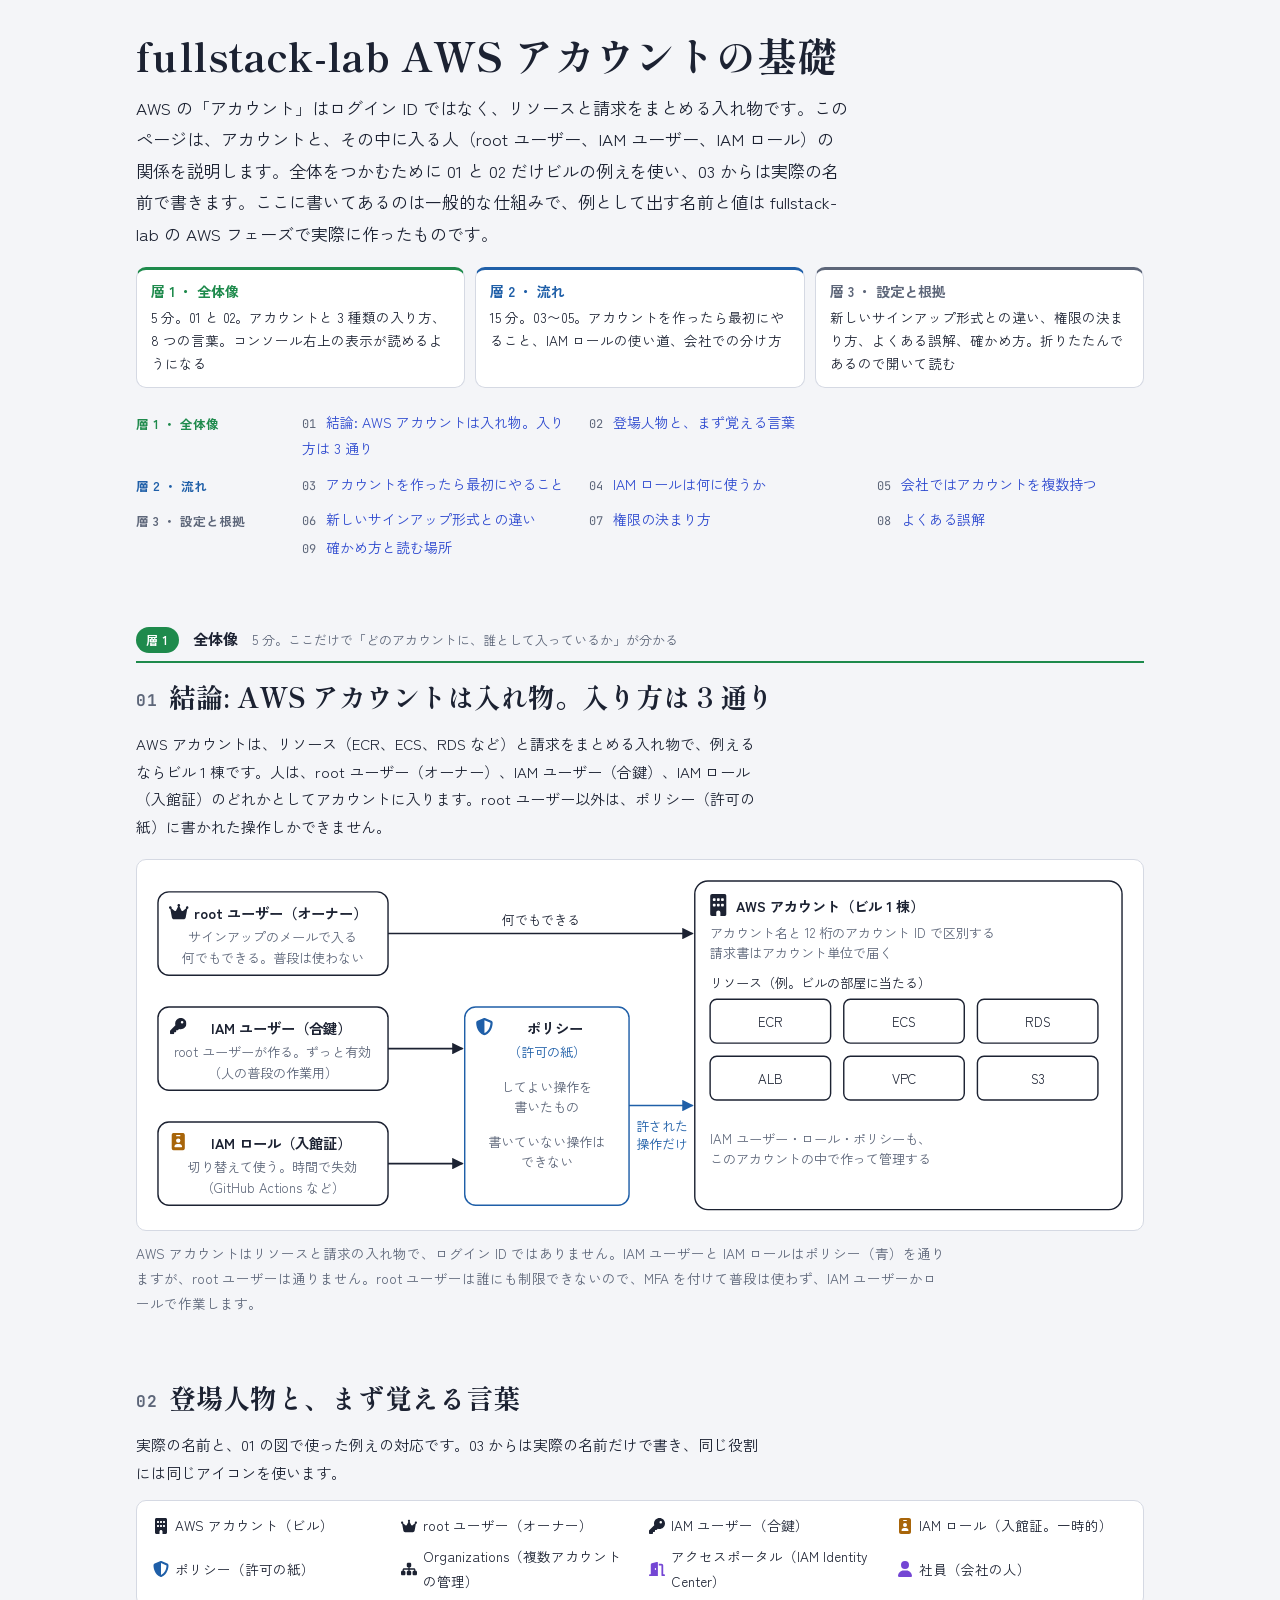
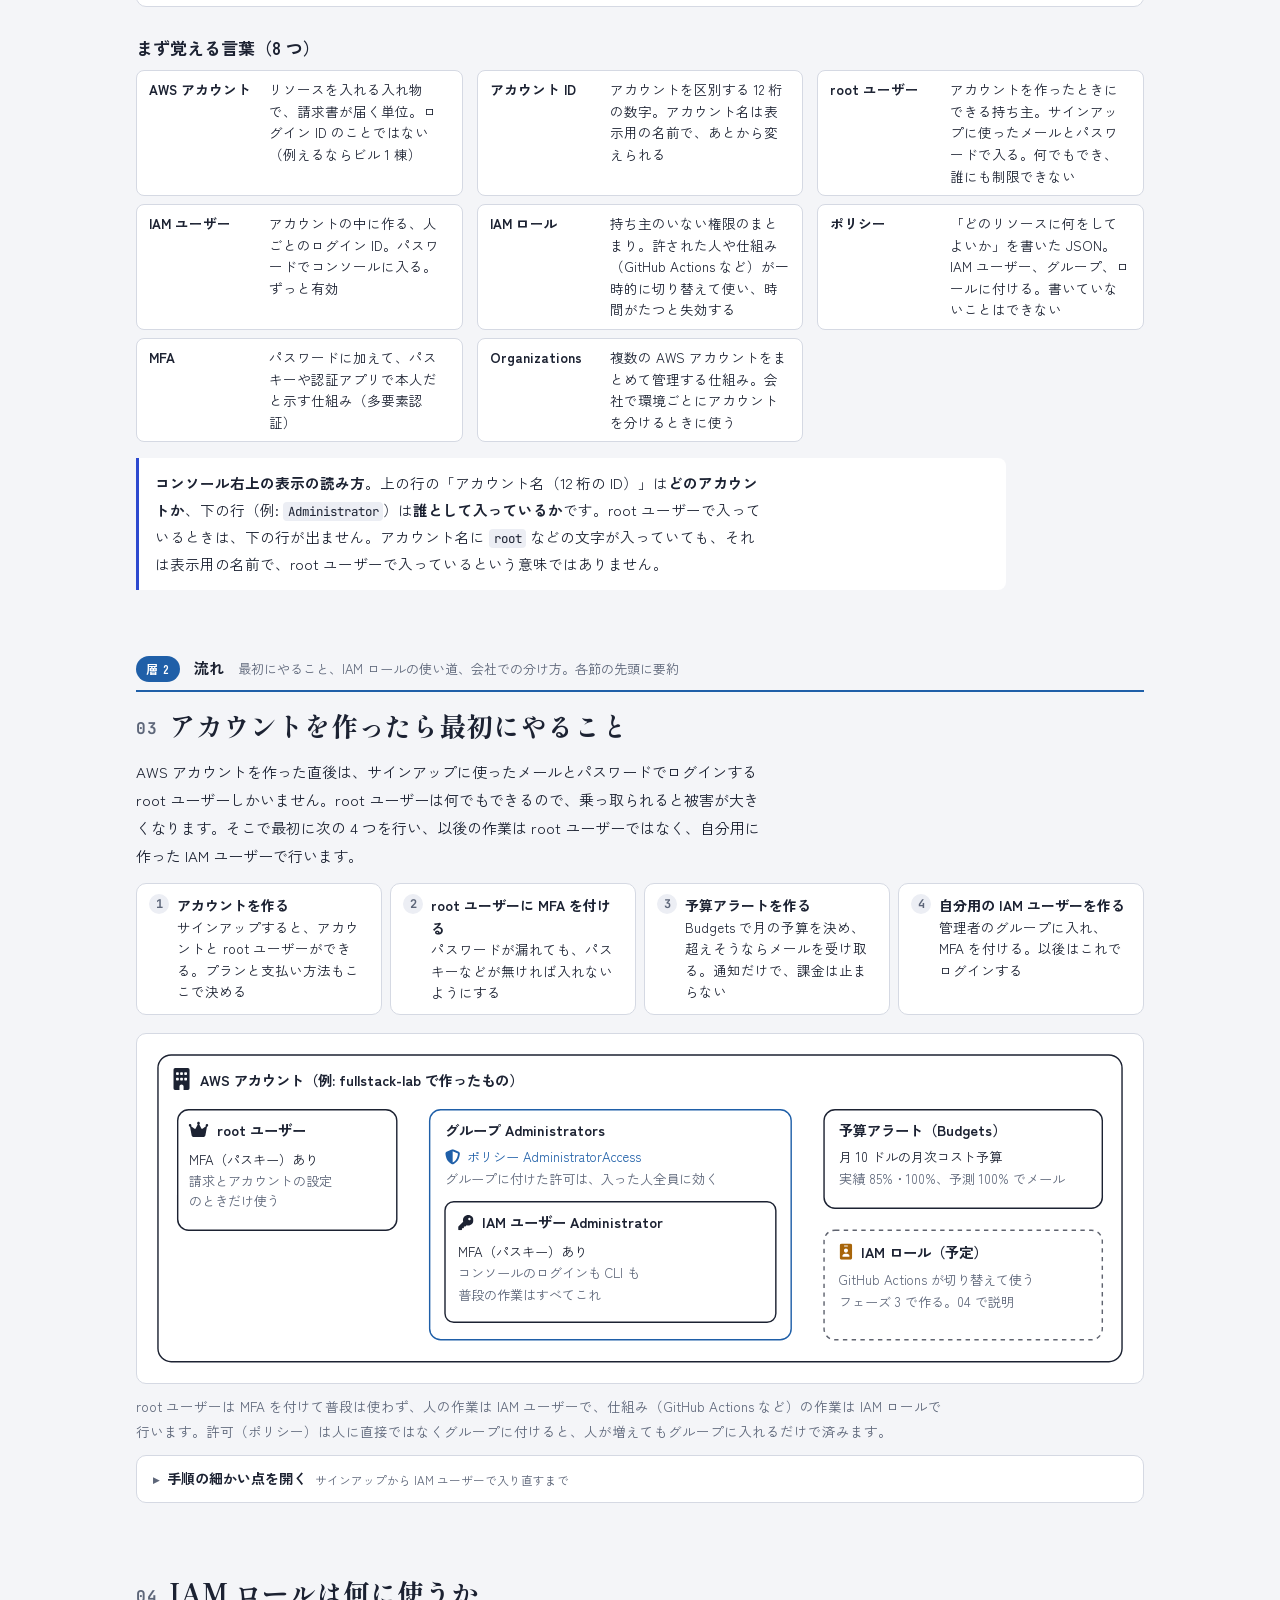
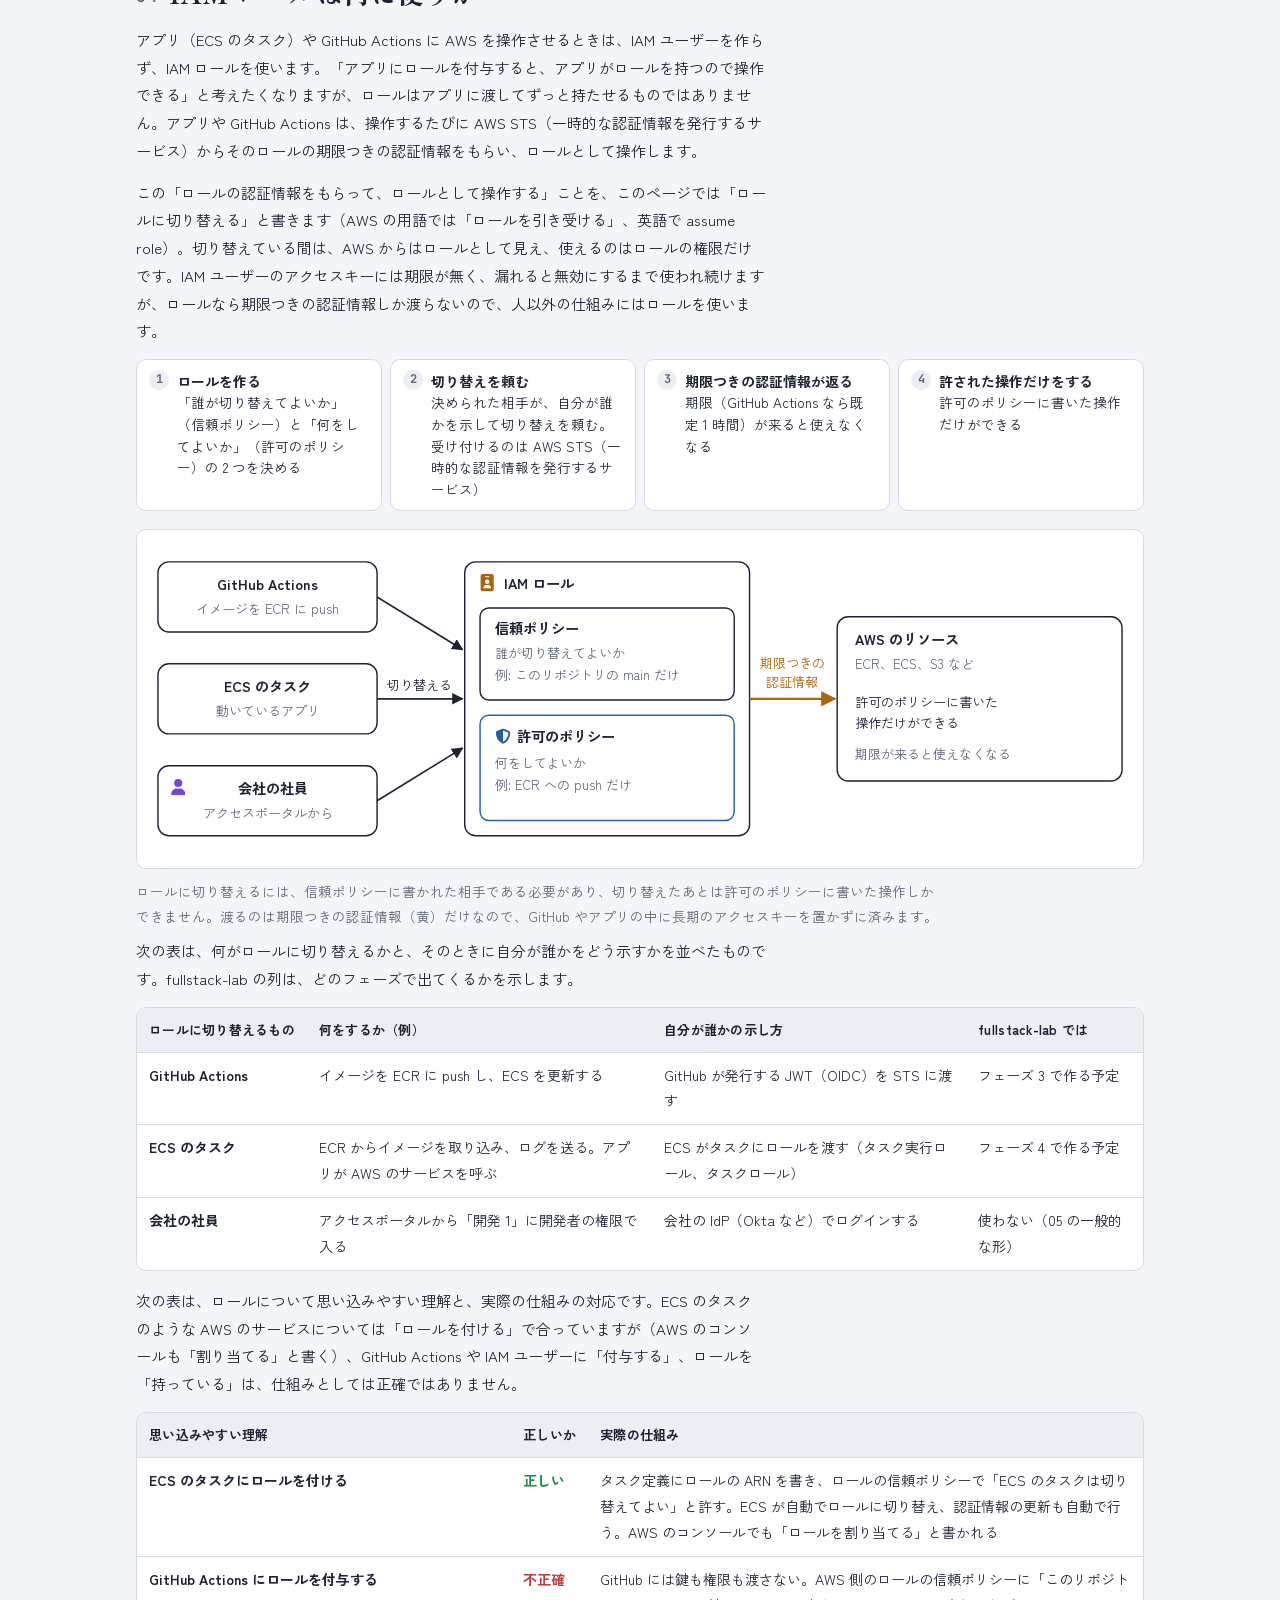
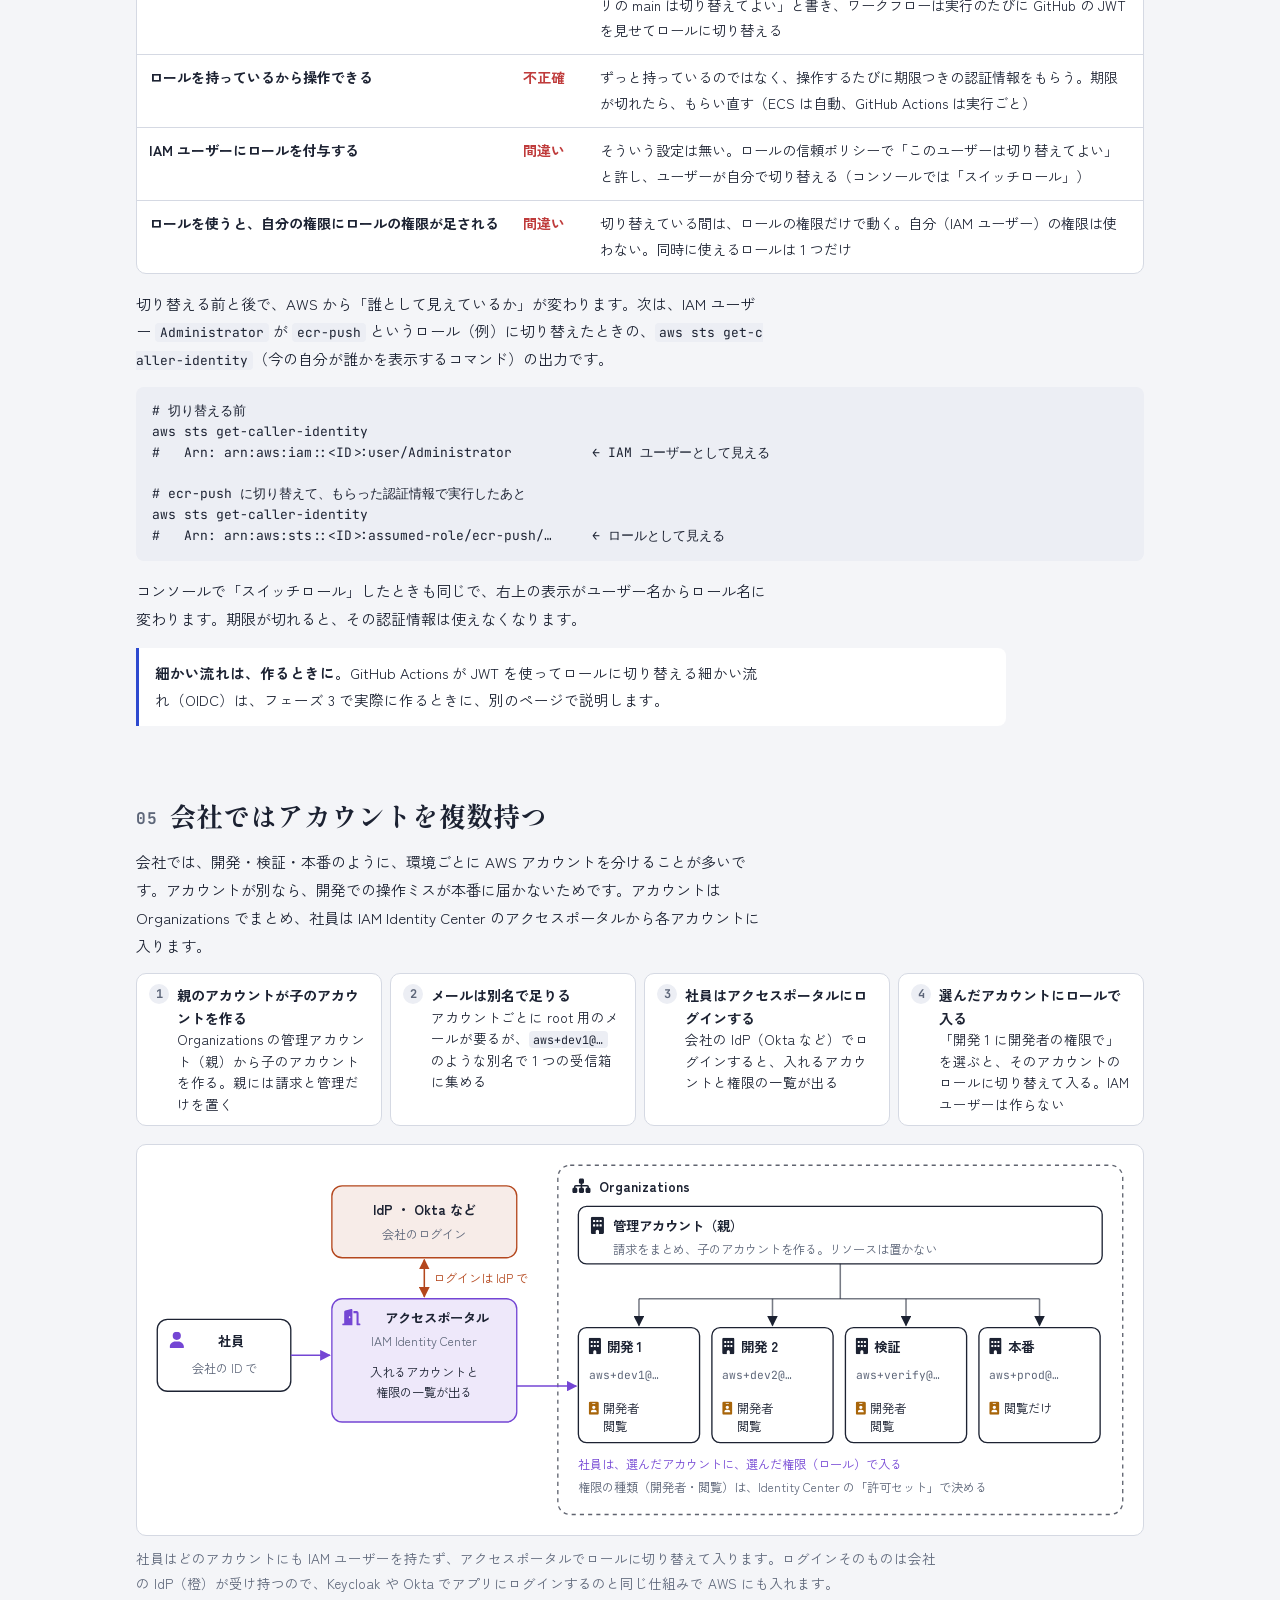
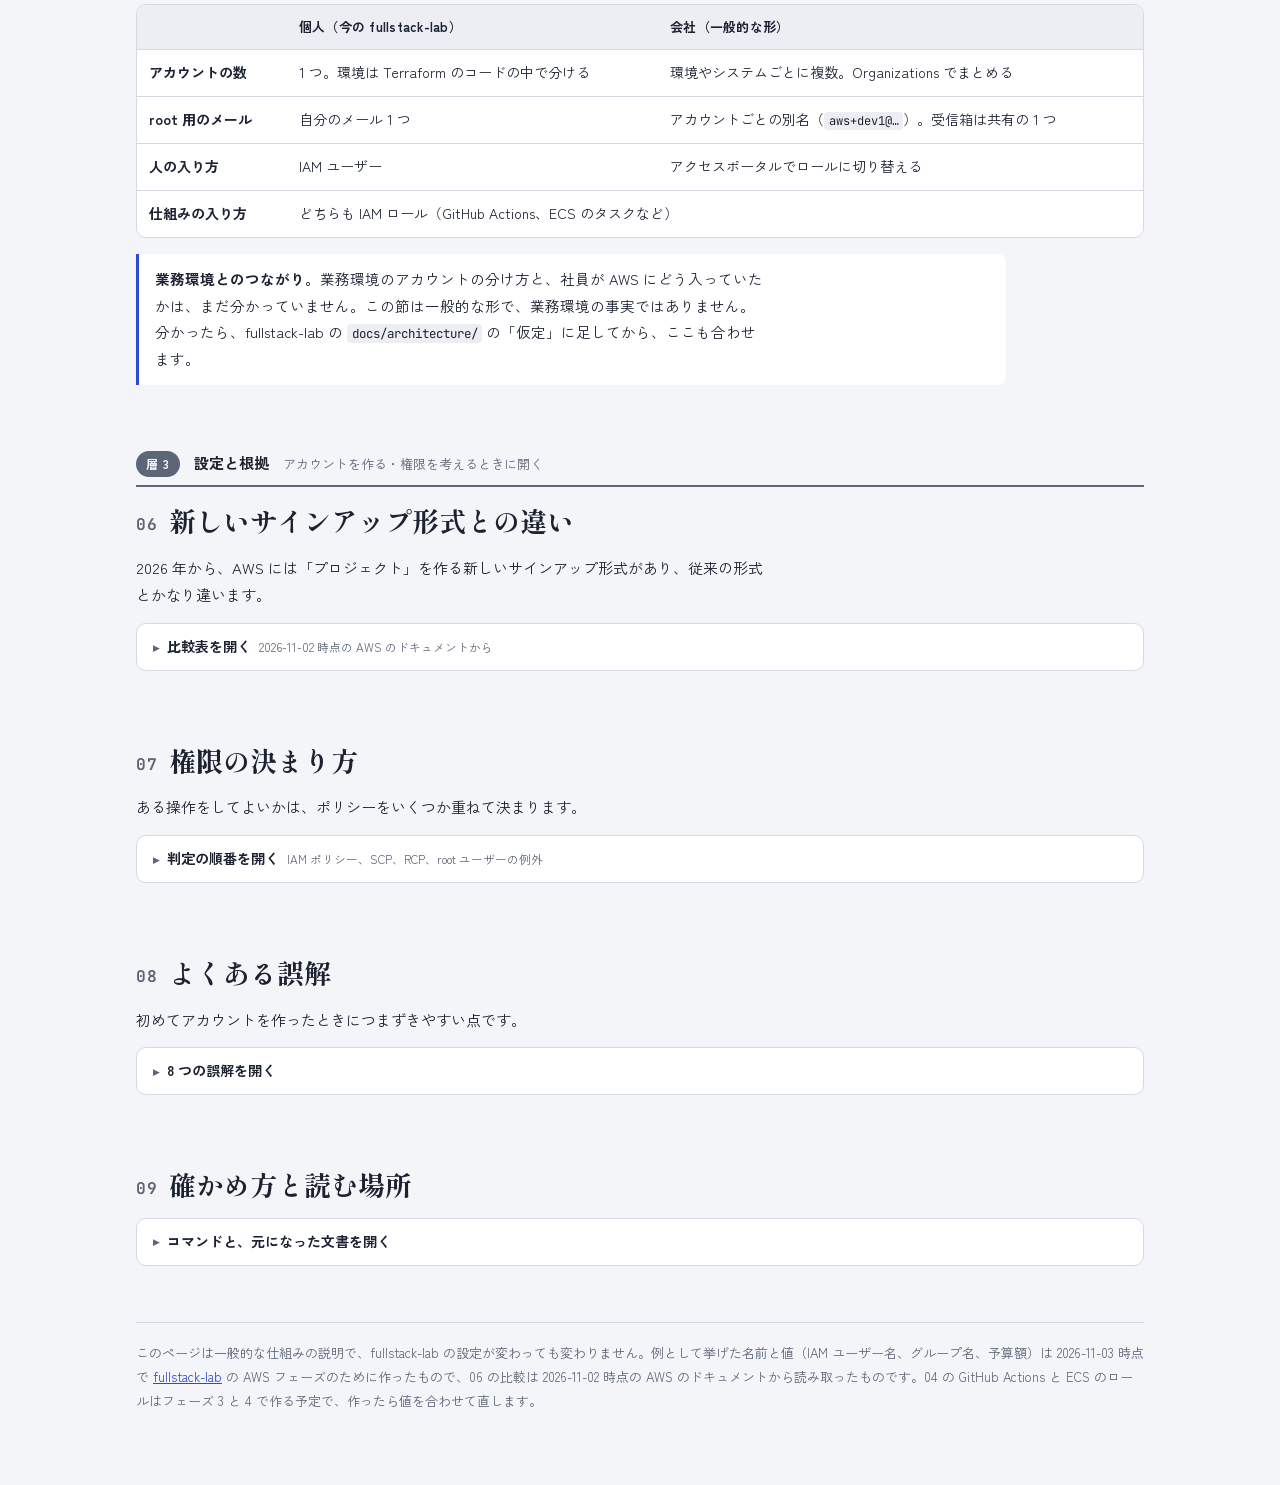
<file: basics/aws-account-basics.html>
<!DOCTYPE html>
<html lang="ja">
<head>
<meta charset="utf-8">
<meta name="viewport" content="width=device-width, initial-scale=1, viewport-fit=cover">
<!-- AWS アカウントの基礎。AWS アカウント、root ユーザー、IAM ユーザー、IAM ロール、ポリシー、Organizations、IAM Identity Center のアクセスポータルを説明する。
     比喩（ビル、オーナー、合鍵、入館証、許可の紙）は層 1 の 01 の図と 02 の言葉だけで使い、層 2 からは実物の名前で書く。
     一般的な仕組みの説明なので fullstack-lab の設定が変わっても中身は変わらない。例として出す名前と値だけ、fullstack-lab の作業に合わせる。
     見た目は ../assets/notes.css（共通）。外部に依存するのは Google Fonts だけで、読めなくても代替フォントで表示できる。 -->
<title>fullstack-lab AWS アカウントの基礎</title>
<link rel="stylesheet" href="https://fonts.googleapis.com/css2?family=Zen+Kaku+Gothic+New:wght@400;500;700&family=Shippori+Mincho+B1:wght@700&family=JetBrains+Mono:wght@400;500&display=swap">
<link rel="stylesheet" href="../assets/notes.css">
<style>
/* このページだけの装飾。共通の見た目は ../assets/notes.css */
.qa { list-style: none; padding: 0; margin: 0; display: grid; gap: 10px; max-width: 62em; }
.qa li { border: 1px solid var(--line); border-radius: 8px; background: var(--surface); padding: 10px 14px; font-size: 14px; line-height: 1.7; }
.qa li b { display: block; margin-bottom: 2px; }
details.deep .tbl-wrap { margin: 12px 0; }
.wrap > .tbl-wrap, .wrap > pre { margin-bottom: 16px; }
</style>
</head>
<body>

<!-- アイコンの定義。図と本文から <use href="#i-…"> で参照する。
     Font Awesome Free 6.7.2（solid）: building, crown, key, id-badge, shield-halved, sitemap, door-open, user, envelope
       https://fontawesome.com — License https://fontawesome.com/license/free（Icons: CC BY 4.0）Copyright 2024 Fonticons, Inc. -->
<svg width="0" height="0" style="position:absolute" aria-hidden="true" focusable="false">
  <symbol id="i-building" viewBox="0 0 384 512"><path d="M48 0C21.5 0 0 21.5 0 48L0 464c0 26.5 21.5 48 48 48l96 0 0-80c0-26.5 21.5-48 48-48s48 21.5 48 48l0 80 96 0c26.5 0 48-21.5 48-48l0-416c0-26.5-21.5-48-48-48L48 0zM64 240c0-8.8 7.2-16 16-16l32 0c8.8 0 16 7.2 16 16l0 32c0 8.8-7.2 16-16 16l-32 0c-8.8 0-16-7.2-16-16l0-32zm112-16l32 0c8.8 0 16 7.2 16 16l0 32c0 8.8-7.2 16-16 16l-32 0c-8.8 0-16-7.2-16-16l0-32c0-8.8 7.2-16 16-16zm80 16c0-8.8 7.2-16 16-16l32 0c8.8 0 16 7.2 16 16l0 32c0 8.8-7.2 16-16 16l-32 0c-8.8 0-16-7.2-16-16l0-32zM80 96l32 0c8.8 0 16 7.2 16 16l0 32c0 8.8-7.2 16-16 16l-32 0c-8.8 0-16-7.2-16-16l0-32c0-8.8 7.2-16 16-16zm80 16c0-8.8 7.2-16 16-16l32 0c8.8 0 16 7.2 16 16l0 32c0 8.8-7.2 16-16 16l-32 0c-8.8 0-16-7.2-16-16l0-32zM272 96l32 0c8.8 0 16 7.2 16 16l0 32c0 8.8-7.2 16-16 16l-32 0c-8.8 0-16-7.2-16-16l0-32c0-8.8 7.2-16 16-16z"/></symbol>
  <symbol id="i-crown" viewBox="0 0 576 512"><path d="M309 106c11.4-7 19-19.7 19-34c0-22.1-17.9-40-40-40s-40 17.9-40 40c0 14.4 7.6 27 19 34L209.7 220.6c-9.1 18.2-32.7 23.4-48.6 10.7L72 160c5-6.7 8-15 8-24c0-22.1-17.9-40-40-40S0 113.9 0 136s17.9 40 40 40c.2 0 .5 0 .7 0L86.4 427.4c5.5 30.4 32 52.6 63 52.6l277.2 0c30.9 0 57.4-22.1 63-52.6L535.3 176c.2 0 .5 0 .7 0c22.1 0 40-17.9 40-40s-17.9-40-40-40s-40 17.9-40 40c0 9 3 17.3 8 24l-89.1 71.3c-15.9 12.7-39.5 7.5-48.6-10.7L309 106z"/></symbol>
  <symbol id="i-key" viewBox="0 0 512 512"><path d="M336 352c97.2 0 176-78.8 176-176S433.2 0 336 0S160 78.8 160 176c0 18.7 2.9 36.8 8.3 53.7L7 391c-4.5 4.5-7 10.6-7 17l0 80c0 13.3 10.7 24 24 24l80 0c13.3 0 24-10.7 24-24l0-40 40 0c13.3 0 24-10.7 24-24l0-40 40 0c6.4 0 12.5-2.5 17-7l33.3-33.3c16.9 5.4 35 8.3 53.7 8.3zM376 96a40 40 0 1 1 0 80 40 40 0 1 1 0-80z"/></symbol>
  <symbol id="i-id-badge" viewBox="0 0 384 512"><path d="M64 0C28.7 0 0 28.7 0 64L0 448c0 35.3 28.7 64 64 64l256 0c35.3 0 64-28.7 64-64l0-384c0-35.3-28.7-64-64-64L64 0zm96 320l64 0c44.2 0 80 35.8 80 80c0 8.8-7.2 16-16 16L96 416c-8.8 0-16-7.2-16-16c0-44.2 35.8-80 80-80zm-32-96a64 64 0 1 1 128 0 64 64 0 1 1 -128 0zM144 64l96 0c8.8 0 16 7.2 16 16s-7.2 16-16 16l-96 0c-8.8 0-16-7.2-16-16s7.2-16 16-16z"/></symbol>
  <symbol id="i-shield-halved" viewBox="0 0 512 512"><path d="M256 0c4.6 0 9.2 1 13.4 2.9L457.7 82.8c22 9.3 38.4 31 38.3 57.2c-.5 99.2-41.3 280.7-213.6 363.2c-16.7 8-36.1 8-52.8 0C57.3 420.7 16.5 239.2 16 140c-.1-26.2 16.3-47.9 38.3-57.2L242.7 2.9C246.8 1 251.4 0 256 0zm0 66.8l0 378.1C394 378 431.1 230.1 432 141.4L256 66.8s0 0 0 0z"/></symbol>
  <symbol id="i-sitemap" viewBox="0 0 576 512"><path d="M208 80c0-26.5 21.5-48 48-48l64 0c26.5 0 48 21.5 48 48l0 64c0 26.5-21.5 48-48 48l-8 0 0 40 152 0c30.9 0 56 25.1 56 56l0 32 8 0c26.5 0 48 21.5 48 48l0 64c0 26.5-21.5 48-48 48l-64 0c-26.5 0-48-21.5-48-48l0-64c0-26.5 21.5-48 48-48l8 0 0-32c0-4.4-3.6-8-8-8l-152 0 0 40 8 0c26.5 0 48 21.5 48 48l0 64c0 26.5-21.5 48-48 48l-64 0c-26.5 0-48-21.5-48-48l0-64c0-26.5 21.5-48 48-48l8 0 0-40-152 0c-4.4 0-8 3.6-8 8l0 32 8 0c26.5 0 48 21.5 48 48l0 64c0 26.5-21.5 48-48 48l-64 0c-26.5 0-48-21.5-48-48l0-64c0-26.5 21.5-48 48-48l8 0 0-32c0-30.9 25.1-56 56-56l152 0 0-40-8 0c-26.5 0-48-21.5-48-48l0-64z"/></symbol>
  <symbol id="i-door-open" viewBox="0 0 576 512"><path d="M320 32c0-9.9-4.5-19.2-12.3-25.2S289.8-1.4 280.2 1l-179.9 45C79 51.3 64 70.5 64 92.5L64 448l-32 0c-17.7 0-32 14.3-32 32s14.3 32 32 32l64 0 192 0 32 0 0-32 0-448zM256 256c0 17.7-10.7 32-24 32s-24-14.3-24-32s10.7-32 24-32s24 14.3 24 32zm96-128l96 0 0 352c0 17.7 14.3 32 32 32l64 0c17.7 0 32-14.3 32-32s-14.3-32-32-32l-32 0 0-320c0-35.3-28.7-64-64-64l-96 0 0 64z"/></symbol>
  <symbol id="i-user" viewBox="0 0 448 512"><path d="M224 256A128 128 0 1 0 224 0a128 128 0 1 0 0 256zm-45.7 48C79.8 304 0 383.8 0 482.3C0 498.7 13.3 512 29.7 512l388.6 0c16.4 0 29.7-13.3 29.7-29.7C448 383.8 368.2 304 269.7 304l-91.4 0z"/></symbol>
  <symbol id="i-envelope" viewBox="0 0 512 512"><path d="M48 64C21.5 64 0 85.5 0 112c0 15.1 7.1 29.3 19.2 38.4L236.8 313.6c11.4 8.5 27 8.5 38.4 0L492.8 150.4c12.1-9.1 19.2-23.3 19.2-38.4c0-26.5-21.5-48-48-48L48 64zM0 176L0 384c0 35.3 28.7 64 64 64l384 0c35.3 0 64-28.7 64-64l0-208L294.4 339.2c-22.8 17.1-54 17.1-76.8 0L0 176z"/></symbol>
</svg>

<div class="wrap">

<h1>fullstack-lab AWS アカウントの基礎</h1>
<p class="lead">AWS の「アカウント」はログイン ID ではなく、リソースと請求をまとめる入れ物です。このページは、アカウントと、その中に入る人（root ユーザー、IAM ユーザー、IAM ロール）の関係を説明します。全体をつかむために 01 と 02 だけビルの例えを使い、03 からは実際の名前で書きます。ここに書いてあるのは一般的な仕組みで、例として出す名前と値は fullstack-lab の AWS フェーズで実際に作ったものです。</p>

<div class="howto" aria-label="この資料の読み方">
  <div class="lv l1"><b>層 1 ・ 全体像</b><span>5 分。01 と 02。アカウントと 3 種類の入り方、8 つの言葉。コンソール右上の表示が読めるようになる</span></div>
  <div class="lv l2"><b>層 2 ・ 流れ</b><span>15 分。03〜05。アカウントを作ったら最初にやること、IAM ロールの使い道、会社での分け方</span></div>
  <div class="lv l3"><b>層 3 ・ 設定と根拠</b><span>新しいサインアップ形式との違い、権限の決まり方、よくある誤解、確かめ方。折りたたんであるので開いて読む</span></div>
</div>

<nav class="toc" aria-label="目次">
  <div class="group"><span class="lt l1">層 1 ・ 全体像</span><ol>
    <li><span class="no">01</span><a href="#conclusion">結論: AWS アカウントは入れ物。入り方は 3 通り</a></li>
    <li><span class="no">02</span><a href="#cast">登場人物と、まず覚える言葉</a></li>
  </ol></div>
  <div class="group"><span class="lt l2">層 2 ・ 流れ</span><ol>
    <li><span class="no">03</span><a href="#setup">アカウントを作ったら最初にやること</a></li>
    <li><span class="no">04</span><a href="#role">IAM ロールは何に使うか</a></li>
    <li><span class="no">05</span><a href="#company">会社ではアカウントを複数持つ</a></li>
  </ol></div>
  <div class="group"><span class="lt l3">層 3 ・ 設定と根拠</span><ol>
    <li><span class="no">06</span><a href="#signup">新しいサインアップ形式との違い</a></li>
    <li><span class="no">07</span><a href="#policy">権限の決まり方</a></li>
    <li><span class="no">08</span><a href="#faq">よくある誤解</a></li>
    <li><span class="no">09</span><a href="#read">確かめ方と読む場所</a></li>
  </ol></div>
</nav>

<div class="layer-head l1"><span class="tag">層 1</span><span class="name">全体像</span><small>5 分。ここだけで「どのアカウントに、誰として入っているか」が分かる</small></div>

<!-- ======================================================================= -->
<h2 id="conclusion"><span class="no">01</span>結論: AWS アカウントは入れ物。入り方は 3 通り</h2>
<p>AWS アカウントは、リソース（ECR、ECS、RDS など）と請求をまとめる入れ物で、例えるならビル 1 棟です。人は、root ユーザー（オーナー）、IAM ユーザー（合鍵）、IAM ロール（入館証）のどれかとしてアカウントに入ります。root ユーザー以外は、ポリシー（許可の紙）に書かれた操作しかできません。</p>

<figure>
<div class="fig-scroll">
<svg viewBox="0 0 900 320" role="img" aria-label="左に 3 通りの入り方。root ユーザー（オーナー）は何でもできる。IAM ユーザー（合鍵）と IAM ロール（入館証）は、ポリシー（許可の紙）を通って、許された操作だけができる。右は AWS アカウント（ビル 1 棟）で、中にリソースがある" class="arch" style="min-width:640px">
  <defs>
    <marker id="arr-c" viewBox="0 0 10 10" refX="9" refY="5" markerWidth="7" markerHeight="7" orient="auto-start-reverse"><path d="M0 0L10 5L0 10z" class="mk"/></marker>
    <marker id="arr-c-z" viewBox="0 0 10 10" refX="9" refY="5" markerWidth="7" markerHeight="7" orient="auto-start-reverse"><path d="M0 0L10 5L0 10z" class="mk mk-z"/></marker>
  </defs>

  <!-- オーナー -->
  <rect x="10" y="20" width="210" height="76" rx="10" class="box"/>
  <use href="#i-crown" class="ic" x="20" y="30" width="18" height="16"/>
  <text x="122" y="45" text-anchor="middle" class="t13">root ユーザー（オーナー）</text>
  <text x="115" y="66" text-anchor="middle" class="t12 tm">サインアップのメールで入る</text>
  <text x="115" y="85" text-anchor="middle" class="t12 tm">何でもできる。普段は使わない</text>

  <!-- 合鍵 -->
  <rect x="10" y="125" width="210" height="76" rx="10" class="box"/>
  <use href="#i-key" class="ic" x="21" y="135" width="15" height="15"/>
  <text x="122" y="150" text-anchor="middle" class="t13">IAM ユーザー（合鍵）</text>
  <text x="115" y="171" text-anchor="middle" class="t12 tm">root ユーザーが作る。ずっと有効</text>
  <text x="115" y="190" text-anchor="middle" class="t12 tm">（人の普段の作業用）</text>

  <!-- 入館証 -->
  <rect x="10" y="230" width="210" height="76" rx="10" class="box"/>
  <use href="#i-id-badge" class="ic jwt" x="22" y="240" width="13" height="16"/>
  <text x="122" y="255" text-anchor="middle" class="t13">IAM ロール（入館証）</text>
  <text x="115" y="276" text-anchor="middle" class="t12 tm">切り替えて使う。時間で失効</text>
  <text x="115" y="295" text-anchor="middle" class="t12 tm">（GitHub Actions など）</text>

  <!-- 許可の紙 -->
  <rect x="290" y="125" width="150" height="181" rx="10" class="box z"/>
  <use href="#i-shield-halved" class="ic z" x="300" y="135" width="16" height="16"/>
  <text x="372" y="150" text-anchor="middle" class="t13">ポリシー</text>
  <text x="365" y="171" text-anchor="middle" class="t12 tz">（許可の紙）</text>
  <text x="365" y="203" text-anchor="middle" class="t12 tm">してよい操作を</text>
  <text x="365" y="221" text-anchor="middle" class="t12 tm">書いたもの</text>
  <text x="365" y="253" text-anchor="middle" class="t12 tm">書いていない操作は</text>
  <text x="365" y="271" text-anchor="middle" class="t12 tm">できない</text>

  <!-- ビル -->
  <rect x="500" y="10" width="390" height="300" rx="12" class="box"/>
  <use href="#i-building" class="ic" x="514" y="22" width="15" height="20"/>
  <text x="538" y="38" class="t13">AWS アカウント（ビル 1 棟）</text>
  <text x="514" y="62" class="t12 tm">アカウント名と 12 桁のアカウント ID で区別する</text>
  <text x="514" y="80" class="t12 tm">請求書はアカウント単位で届く</text>
  <text x="514" y="108" class="t12">リソース（例。ビルの部屋に当たる）</text>
  <rect x="514" y="118" width="110" height="40" rx="6" class="box"/><text x="569" y="143" text-anchor="middle" class="t12">ECR</text>
  <rect x="636" y="118" width="110" height="40" rx="6" class="box"/><text x="691" y="143" text-anchor="middle" class="t12">ECS</text>
  <rect x="758" y="118" width="110" height="40" rx="6" class="box"/><text x="813" y="143" text-anchor="middle" class="t12">RDS</text>
  <rect x="514" y="170" width="110" height="40" rx="6" class="box"/><text x="569" y="195" text-anchor="middle" class="t12">ALB</text>
  <rect x="636" y="170" width="110" height="40" rx="6" class="box"/><text x="691" y="195" text-anchor="middle" class="t12">VPC</text>
  <rect x="758" y="170" width="110" height="40" rx="6" class="box"/><text x="813" y="195" text-anchor="middle" class="t12">S3</text>
  <text x="514" y="250" class="t12 tm">IAM ユーザー・ロール・ポリシーも、</text>
  <text x="514" y="268" class="t12 tm">このアカウントの中で作って管理する</text>

  <!-- 線 -->
  <line x1="220" y1="58" x2="498" y2="58" class="ln" marker-end="url(#arr-c)"/>
  <text x="360" y="50" text-anchor="middle" class="t12">何でもできる</text>
  <line x1="220" y1="163" x2="288" y2="163" class="ln" marker-end="url(#arr-c)"/>
  <line x1="220" y1="268" x2="288" y2="268" class="ln" marker-end="url(#arr-c)"/>
  <line x1="440" y1="215" x2="498" y2="215" class="ln z" marker-end="url(#arr-c-z)"/>
  <text x="470" y="238" text-anchor="middle" class="t12 tz">許された</text>
  <text x="470" y="255" text-anchor="middle" class="t12 tz">操作だけ</text>
</svg>
</div>
<figcaption>AWS アカウントはリソースと請求の入れ物で、ログイン ID ではありません。IAM ユーザーと IAM ロールはポリシー（青）を通りますが、root ユーザーは通りません。root ユーザーは誰にも制限できないので、MFA を付けて普段は使わず、IAM ユーザーかロールで作業します。</figcaption>
</figure>

<!-- ======================================================================= -->
<h2 id="cast"><span class="no">02</span>登場人物と、まず覚える言葉</h2>
<p>実際の名前と、01 の図で使った例えの対応です。03 からは実際の名前だけで書き、同じ役割には同じアイコンを使います。</p>
<ul class="legend" aria-label="図中のアイコンの意味">
  <li><svg class="ic" aria-hidden="true"><use href="#i-building"/></svg>AWS アカウント（ビル）</li>
  <li><svg class="ic" aria-hidden="true"><use href="#i-crown"/></svg>root ユーザー（オーナー）</li>
  <li><svg class="ic" aria-hidden="true"><use href="#i-key"/></svg>IAM ユーザー（合鍵）</li>
  <li><svg class="ic jwt" aria-hidden="true"><use href="#i-id-badge"/></svg>IAM ロール（入館証。一時的）</li>
  <li><svg class="ic z" aria-hidden="true"><use href="#i-shield-halved"/></svg>ポリシー（許可の紙）</li>
  <li><svg class="ic" aria-hidden="true"><use href="#i-sitemap"/></svg>Organizations（複数アカウントの管理）</li>
  <li><svg class="ic s" aria-hidden="true"><use href="#i-door-open"/></svg>アクセスポータル（IAM Identity Center）</li>
  <li><svg class="ic s" aria-hidden="true"><use href="#i-user"/></svg>社員（会社の人）</li>
</ul>

<h3>まず覚える言葉（8 つ）</h3>
<ul class="glossary">
  <li><b>AWS アカウント</b><span>リソースを入れる入れ物で、請求書が届く単位。ログイン ID のことではない（例えるならビル 1 棟）</span></li>
  <li><b>アカウント ID</b><span>アカウントを区別する 12 桁の数字。アカウント名は表示用の名前で、あとから変えられる</span></li>
  <li><b>root ユーザー</b><span>アカウントを作ったときにできる持ち主。サインアップに使ったメールとパスワードで入る。何でもでき、誰にも制限できない</span></li>
  <li><b>IAM ユーザー</b><span>アカウントの中に作る、人ごとのログイン ID。パスワードでコンソールに入る。ずっと有効</span></li>
  <li><b>IAM ロール</b><span>持ち主のいない権限のまとまり。許された人や仕組み（GitHub Actions など）が一時的に切り替えて使い、時間がたつと失効する</span></li>
  <li><b>ポリシー</b><span>「どのリソースに何をしてよいか」を書いた JSON。IAM ユーザー、グループ、ロールに付ける。書いていないことはできない</span></li>
  <li><b>MFA</b><span>パスワードに加えて、パスキーや認証アプリで本人だと示す仕組み（多要素認証）</span></li>
  <li><b>Organizations</b><span>複数の AWS アカウントをまとめて管理する仕組み。会社で環境ごとにアカウントを分けるときに使う</span></li>
</ul>

<div class="callout"><p><strong>コンソール右上の表示の読み方。</strong>上の行の「アカウント名（12 桁の ID）」は<b>どのアカウントか</b>、下の行（例: <code>Administrator</code>）は<b>誰として入っているか</b>です。root ユーザーで入っているときは、下の行が出ません。アカウント名に <code>root</code> などの文字が入っていても、それは表示用の名前で、root ユーザーで入っているという意味ではありません。</p></div>

<div class="layer-head l2"><span class="tag">層 2</span><span class="name">流れ</span><small>最初にやること、IAM ロールの使い道、会社での分け方。各節の先頭に要約</small></div>

<!-- ======================================================================= -->
<h2 id="setup"><span class="no">03</span>アカウントを作ったら最初にやること</h2>
<p>AWS アカウントを作った直後は、サインアップに使ったメールとパスワードでログインする root ユーザーしかいません。root ユーザーは何でもできるので、乗っ取られると被害が大きくなります。そこで最初に次の 4 つを行い、以後の作業は root ユーザーではなく、自分用に作った IAM ユーザーで行います。</p>
<ol class="strip">
  <li><b>アカウントを作る</b>サインアップすると、アカウントと root ユーザーができる。プランと支払い方法もここで決める</li>
  <li><b>root ユーザーに MFA を付ける</b>パスワードが漏れても、パスキーなどが無ければ入れないようにする</li>
  <li><b>予算アラートを作る</b>Budgets で月の予算を決め、超えそうならメールを受け取る。通知だけで、課金は止まらない</li>
  <li><b>自分用の IAM ユーザーを作る</b>管理者のグループに入れ、MFA を付ける。以後はこれでログインする</li>
</ol>

<figure>
<div class="fig-scroll">
<svg viewBox="0 0 900 300" role="img" aria-label="fullstack-lab の AWS アカウントの中身の例。root ユーザーは MFA を付けてしまっておく。グループ Administrators に AdministratorAccess のポリシーを付け、IAM ユーザー Administrator を入れて MFA を付ける。予算アラートは月 10 ドル。GitHub Actions が切り替えて使う IAM ロールはフェーズ 3 で作る予定" class="arch" style="min-width:640px">
  <rect x="10" y="10" width="880" height="280" rx="12" class="box"/>
  <use href="#i-building" class="ic" x="24" y="22" width="15" height="20"/>
  <text x="48" y="38" class="t13">AWS アカウント（例: fullstack-lab で作ったもの）</text>

  <!-- root -->
  <rect x="28" y="60" width="200" height="110" rx="10" class="box"/>
  <use href="#i-crown" class="ic" x="38" y="70" width="18" height="16"/>
  <text x="64" y="84" class="t13">root ユーザー</text>
  <text x="38" y="110" class="t12">MFA（パスキー）あり</text>
  <text x="38" y="130" class="t12 tm">請求とアカウントの設定</text>
  <text x="38" y="148" class="t12 tm">のときだけ使う</text>

  <!-- グループ -->
  <rect x="258" y="60" width="330" height="210" rx="10" class="box z"/>
  <text x="272" y="84" class="t13">グループ Administrators</text>
  <use href="#i-shield-halved" class="ic z" x="272" y="96" width="14" height="14"/>
  <text x="292" y="108" class="t12 tz">ポリシー AdministratorAccess</text>
  <text x="272" y="128" class="t12 tm">グループに付けた許可は、入った人全員に効く</text>
  <rect x="272" y="144" width="302" height="110" rx="8" class="box"/>
  <use href="#i-key" class="ic" x="284" y="156" width="14" height="14"/>
  <text x="306" y="168" class="t13">IAM ユーザー Administrator</text>
  <text x="284" y="194" class="t12">MFA（パスキー）あり</text>
  <text x="284" y="214" class="t12 tm">コンソールのログインも CLI も</text>
  <text x="284" y="234" class="t12 tm">普段の作業はすべてこれ</text>

  <!-- 予算 -->
  <rect x="618" y="60" width="254" height="90" rx="10" class="box"/>
  <text x="632" y="84" class="t13">予算アラート（Budgets）</text>
  <text x="632" y="108" class="t12">月 10 ドルの月次コスト予算</text>
  <text x="632" y="128" class="t12 tm">実績 85%・100%、予測 100% でメール</text>

  <!-- 予定のロール -->
  <rect x="618" y="170" width="254" height="100" rx="10" class="box ghost"/>
  <use href="#i-id-badge" class="ic jwt" x="632" y="182" width="12" height="15"/>
  <text x="652" y="195" class="t13">IAM ロール（予定）</text>
  <text x="632" y="220" class="t12 tm">GitHub Actions が切り替えて使う</text>
  <text x="632" y="240" class="t12 tm">フェーズ 3 で作る。04 で説明</text>
</svg>
</div>
<figcaption>root ユーザーは MFA を付けて普段は使わず、人の作業は IAM ユーザーで、仕組み（GitHub Actions など）の作業は IAM ロールで行います。許可（ポリシー）は人に直接ではなくグループに付けると、人が増えてもグループに入れるだけで済みます。</figcaption>
</figure>

<details class="deep"><summary>手順の細かい点を開く <small>サインアップから IAM ユーザーで入り直すまで</small></summary>
<ol class="steps">
  <li><span class="num">1</span><span>サインアップでは、root ユーザーのメール、アカウント名（表示用の名前。あとから変えられる）、パスワード、プラン（Free / Paid）、連絡先、支払い方法、電話の確認、サポートプランを入れます。サポートプランは無料のベーシックで足ります。</span></li>
  <li><span class="num">2</span><span>root ユーザーの MFA は、右上のメニューの「セキュリティ認証情報」で付けます。MFA の名前はあとから変えられないので、直したいときは新しく登録してから古いほうを消します。2 つ目を登録するには、MFA を使ってログインし直したセッションが要ります。</span></li>
  <li><span class="num">3</span><span>予算アラートは「Billing and Cost Management」→「予算」で作ります。請求や IAM の画面は、リージョンに関係しない「グローバル」なサービスなので、右上のリージョンが選べなくなります。</span></li>
  <li><span class="num">4</span><span>IAM ユーザーは、管理者の権限を付けても、最初は請求の画面を見られません。root ユーザーで「アカウント」の画面を開き、「IAM ユーザーおよびロールによる請求情報へのアクセス」を有効にします。</span></li>
  <li><span class="num">5</span><span>IAM ユーザーを作ると、そのアカウント専用のサインイン URL（<code>https://&lt;アカウント ID&gt;.signin.aws.amazon.com/console</code>）が出ます。IAM ユーザーはこの URL から入ります。root ユーザーは、ログイン画面の「ルートユーザーの E メールを使用したサインイン」から入ります。</span></li>
</ol>
</details>

<!-- ======================================================================= -->
<h2 id="role"><span class="no">04</span>IAM ロールは何に使うか</h2>
<p>アプリ（ECS のタスク）や GitHub Actions に AWS を操作させるときは、IAM ユーザーを作らず、IAM ロールを使います。「アプリにロールを付与すると、アプリがロールを持つので操作できる」と考えたくなりますが、ロールはアプリに渡してずっと持たせるものではありません。アプリや GitHub Actions は、操作するたびに AWS STS（一時的な認証情報を発行するサービス）からそのロールの期限つきの認証情報をもらい、ロールとして操作します。</p>
<p>この「ロールの認証情報をもらって、ロールとして操作する」ことを、このページでは「ロールに切り替える」と書きます（AWS の用語では「ロールを引き受ける」、英語で assume role）。切り替えている間は、AWS からはロールとして見え、使えるのはロールの権限だけです。IAM ユーザーのアクセスキーには期限が無く、漏れると無効にするまで使われ続けますが、ロールなら期限つきの認証情報しか渡らないので、人以外の仕組みにはロールを使います。</p>
<ol class="strip">
  <li><b>ロールを作る</b>「誰が切り替えてよいか」（信頼ポリシー）と「何をしてよいか」（許可のポリシー）の 2 つを決める</li>
  <li><b>切り替えを頼む</b>決められた相手が、自分が誰かを示して切り替えを頼む。受け付けるのは AWS STS（一時的な認証情報を発行するサービス）</li>
  <li><b>期限つきの認証情報が返る</b>期限（GitHub Actions なら既定 1 時間）が来ると使えなくなる</li>
  <li><b>許された操作だけをする</b>許可のポリシーに書いた操作だけができる</li>
</ol>

<figure>
<div class="fig-scroll">
<svg viewBox="0 0 900 290" role="img" aria-label="IAM ロールに切り替えるもの。GitHub Actions、ECS のタスク、会社の社員が IAM ロールに切り替える。ロールには、誰が切り替えてよいかを決める信頼ポリシーと、何をしてよいかを決める許可のポリシーがある。切り替えると期限つきの認証情報が渡り、許可のポリシーに書いた操作だけができる" class="arch" style="min-width:640px">
  <defs>
    <marker id="arr-r" viewBox="0 0 10 10" refX="9" refY="5" markerWidth="7" markerHeight="7" orient="auto-start-reverse"><path d="M0 0L10 5L0 10z" class="mk"/></marker>
    <marker id="arr-r-jwt" viewBox="0 0 10 10" refX="9" refY="5" markerWidth="7" markerHeight="7" orient="auto-start-reverse"><path d="M0 0L10 5L0 10z" class="mk mk-jwt"/></marker>
  </defs>

  <!-- 切り替えるもの -->
  <rect x="10" y="20" width="200" height="64" rx="10" class="box"/>
  <text x="110" y="46" text-anchor="middle" class="t13">GitHub Actions</text>
  <text x="110" y="68" text-anchor="middle" class="t12 tm">イメージを ECR に push</text>
  <rect x="10" y="113" width="200" height="64" rx="10" class="box"/>
  <text x="110" y="139" text-anchor="middle" class="t13">ECS のタスク</text>
  <text x="110" y="161" text-anchor="middle" class="t12 tm">動いているアプリ</text>
  <rect x="10" y="206" width="200" height="64" rx="10" class="box"/>
  <use href="#i-user" class="ic s" x="22" y="218" width="13" height="15"/>
  <text x="115" y="232" text-anchor="middle" class="t13">会社の社員</text>
  <text x="110" y="254" text-anchor="middle" class="t12 tm">アクセスポータルから</text>

  <!-- ロール -->
  <rect x="290" y="20" width="260" height="250" rx="10" class="box"/>
  <use href="#i-id-badge" class="ic jwt" x="304" y="31" width="13" height="16"/>
  <text x="326" y="45" class="t13">IAM ロール</text>
  <rect x="304" y="62" width="232" height="84" rx="8" class="box"/>
  <text x="318" y="86" class="t13">信頼ポリシー</text>
  <text x="318" y="108" class="t12 tm">誰が切り替えてよいか</text>
  <text x="318" y="128" class="t12 tm">例: このリポジトリの main だけ</text>
  <rect x="304" y="160" width="232" height="96" rx="8" class="box z"/>
  <use href="#i-shield-halved" class="ic z" x="318" y="172" width="14" height="14"/>
  <text x="338" y="184" class="t13">許可のポリシー</text>
  <text x="318" y="208" class="t12 tm">何をしてよいか</text>
  <text x="318" y="228" class="t12 tm">例: ECR への push だけ</text>

  <!-- リソース -->
  <rect x="630" y="70" width="260" height="150" rx="10" class="box"/>
  <text x="646" y="96" class="t13">AWS のリソース</text>
  <text x="646" y="118" class="t12 tm">ECR、ECS、S3 など</text>
  <text x="646" y="152" class="t12">許可のポリシーに書いた</text>
  <text x="646" y="172" class="t12">操作だけができる</text>
  <text x="646" y="200" class="t12 tm">期限が来ると使えなくなる</text>

  <!-- 線 -->
  <line x1="210" y1="52" x2="288" y2="100" class="ln" marker-end="url(#arr-r)"/>
  <line x1="210" y1="145" x2="288" y2="145" class="ln" marker-end="url(#arr-r)"/>
  <text x="249" y="137" text-anchor="middle" class="t12">切り替える</text>
  <line x1="210" y1="238" x2="288" y2="190" class="ln" marker-end="url(#arr-r)"/>
  <line x1="550" y1="145" x2="628" y2="145" class="ln jwt" marker-end="url(#arr-r-jwt)"/>
  <text x="589" y="117" text-anchor="middle" class="t12 tj">期限つきの</text>
  <text x="589" y="134" text-anchor="middle" class="t12 tj">認証情報</text>
</svg>
</div>
<figcaption>ロールに切り替えるには、信頼ポリシーに書かれた相手である必要があり、切り替えたあとは許可のポリシーに書いた操作しかできません。渡るのは期限つきの認証情報（黄）だけなので、GitHub やアプリの中に長期のアクセスキーを置かずに済みます。</figcaption>
</figure>

<p>次の表は、何がロールに切り替えるかと、そのときに自分が誰かをどう示すかを並べたものです。fullstack-lab の列は、どのフェーズで出てくるかを示します。</p>
<div class="tbl-wrap"><table>
<thead><tr><th>ロールに切り替えるもの</th><th>何をするか（例）</th><th>自分が誰かの示し方</th><th>fullstack-lab では</th></tr></thead>
<tbody>
<tr><td class="k">GitHub Actions</td><td>イメージを ECR に push し、ECS を更新する</td><td>GitHub が発行する JWT（OIDC）を STS に渡す</td><td>フェーズ 3 で作る予定</td></tr>
<tr><td class="k">ECS のタスク</td><td>ECR からイメージを取り込み、ログを送る。アプリが AWS のサービスを呼ぶ</td><td>ECS がタスクにロールを渡す（タスク実行ロール、タスクロール）</td><td>フェーズ 4 で作る予定</td></tr>
<tr><td class="k">会社の社員</td><td>アクセスポータルから「開発 1」に開発者の権限で入る</td><td>会社の IdP（Okta など）でログインする</td><td>使わない（05 の一般的な形）</td></tr>
</tbody></table></div>

<p>次の表は、ロールについて思い込みやすい理解と、実際の仕組みの対応です。ECS のタスクのような AWS のサービスについては「ロールを付ける」で合っていますが（AWS のコンソールも「割り当てる」と書く）、GitHub Actions や IAM ユーザーに「付与する」、ロールを「持っている」は、仕組みとしては正確ではありません。</p>
<div class="tbl-wrap"><table>
<thead><tr><th>思い込みやすい理解</th><th>正しいか</th><th>実際の仕組み</th></tr></thead>
<tbody>
<tr><td class="k">ECS のタスクにロールを付ける</td><td><span class="ok">正しい</span></td><td>タスク定義にロールの ARN を書き、ロールの信頼ポリシーで「ECS のタスクは切り替えてよい」と許す。ECS が自動でロールに切り替え、認証情報の更新も自動で行う。AWS のコンソールでも「ロールを割り当てる」と書かれる</td></tr>
<tr><td class="k">GitHub Actions にロールを付与する</td><td><span class="ng">不正確</span></td><td>GitHub には鍵も権限も渡さない。AWS 側のロールの信頼ポリシーに「このリポジトリの main は切り替えてよい」と書き、ワークフローは実行のたびに GitHub の JWT を見せてロールに切り替える</td></tr>
<tr><td class="k">ロールを持っているから操作できる</td><td><span class="ng">不正確</span></td><td>ずっと持っているのではなく、操作するたびに期限つきの認証情報をもらう。期限が切れたら、もらい直す（ECS は自動、GitHub Actions は実行ごと）</td></tr>
<tr><td class="k">IAM ユーザーにロールを付与する</td><td><span class="ng">間違い</span></td><td>そういう設定は無い。ロールの信頼ポリシーで「このユーザーは切り替えてよい」と許し、ユーザーが自分で切り替える（コンソールでは「スイッチロール」）</td></tr>
<tr><td class="k">ロールを使うと、自分の権限にロールの権限が足される</td><td><span class="ng">間違い</span></td><td>切り替えている間は、ロールの権限だけで動く。自分（IAM ユーザー）の権限は使わない。同時に使えるロールは 1 つだけ</td></tr>
</tbody></table></div>

<p>切り替える前と後で、AWS から「誰として見えているか」が変わります。次は、IAM ユーザー <code>Administrator</code> が <code>ecr-push</code> というロール（例）に切り替えたときの、<code>aws sts get-caller-identity</code>（今の自分が誰かを表示するコマンド）の出力です。</p>
<pre><code># 切り替える前
aws sts get-caller-identity
#   Arn: arn:aws:iam::&lt;ID&gt;:user/Administrator          ← IAM ユーザーとして見える

# ecr-push に切り替えて、もらった認証情報で実行したあと
aws sts get-caller-identity
#   Arn: arn:aws:sts::&lt;ID&gt;:assumed-role/ecr-push/…     ← ロールとして見える</code></pre>
<p>コンソールで「スイッチロール」したときも同じで、右上の表示がユーザー名からロール名に変わります。期限が切れると、その認証情報は使えなくなります。</p>

<div class="callout"><p><strong>細かい流れは、作るときに。</strong>GitHub Actions が JWT を使ってロールに切り替える細かい流れ（OIDC）は、フェーズ 3 で実際に作るときに、別のページで説明します。</p></div>

<!-- ======================================================================= -->
<h2 id="company"><span class="no">05</span>会社ではアカウントを複数持つ</h2>
<p>会社では、開発・検証・本番のように、環境ごとに AWS アカウントを分けることが多いです。アカウントが別なら、開発での操作ミスが本番に届かないためです。アカウントは Organizations でまとめ、社員は IAM Identity Center のアクセスポータルから各アカウントに入ります。</p>
<ol class="strip">
  <li><b>親のアカウントが子のアカウントを作る</b>Organizations の管理アカウント（親）から子のアカウントを作る。親には請求と管理だけを置く</li>
  <li><b>メールは別名で足りる</b>アカウントごとに root 用のメールが要るが、<code>aws+dev1@…</code> のような別名で 1 つの受信箱に集める</li>
  <li><b>社員はアクセスポータルにログインする</b>会社の IdP（Okta など）でログインすると、入れるアカウントと権限の一覧が出る</li>
  <li><b>選んだアカウントにロールで入る</b>「開発 1 に開発者の権限で」を選ぶと、そのアカウントのロールに切り替えて入る。IAM ユーザーは作らない</li>
</ol>

<figure>
<div class="fig-scroll">
<svg viewBox="0 0 960 360" role="img" aria-label="会社での構成の例。社員はアクセスポータルに、会社の IdP（Okta など）でログインする。アクセスポータルから、Organizations がまとめる子のアカウント（開発 1、開発 2、検証、本番）を選び、ロールに切り替えて入る" class="arch" style="min-width:680px">
  <defs>
    <marker id="arr-o" viewBox="0 0 10 10" refX="9" refY="5" markerWidth="7" markerHeight="7" orient="auto-start-reverse"><path d="M0 0L10 5L0 10z" class="mk"/></marker>
    <marker id="arr-o-s" viewBox="0 0 10 10" refX="9" refY="5" markerWidth="7" markerHeight="7" orient="auto-start-reverse"><path d="M0 0L10 5L0 10z" class="mk mk-s"/></marker>
    <marker id="arr-o-k" viewBox="0 0 10 10" refX="9" refY="5" markerWidth="7" markerHeight="7" orient="auto-start-reverse"><path d="M0 0L10 5L0 10z" class="mk mk-k"/></marker>
  </defs>

  <!-- 社員 -->
  <rect x="10" y="160" width="130" height="70" rx="10" class="box"/>
  <use href="#i-user" class="ic s" x="22" y="172" width="14" height="16"/>
  <text x="82" y="186" text-anchor="middle" class="t13">社員</text>
  <text x="75" y="212" text-anchor="middle" class="t12 tm">会社の ID で</text>

  <!-- 窓口 -->
  <rect x="180" y="30" width="180" height="70" rx="10" class="box k"/>
  <text x="270" y="58" text-anchor="middle" class="t13">IdP ・ Okta など</text>
  <text x="270" y="82" text-anchor="middle" class="t12 tm">会社のログイン</text>

  <!-- 貸出カウンター -->
  <rect x="180" y="140" width="180" height="120" rx="10" class="box s"/>
  <use href="#i-door-open" class="ic s" x="190" y="150" width="18" height="16"/>
  <text x="282" y="164" text-anchor="middle" class="t13">アクセスポータル</text>
  <text x="270" y="186" text-anchor="middle" class="t12 tm">IAM Identity Center</text>
  <text x="270" y="216" text-anchor="middle" class="t12">入れるアカウントと</text>
  <text x="270" y="236" text-anchor="middle" class="t12">権限の一覧が出る</text>

  <!-- 組織 -->
  <rect x="400" y="10" width="550" height="340" rx="12" class="box ghost"/>
  <use href="#i-sitemap" class="ic" x="414" y="22" width="18" height="16"/>
  <text x="440" y="36" class="t13">Organizations</text>
  <rect x="420" y="50" width="510" height="56" rx="8" class="box"/>
  <use href="#i-building" class="ic" x="432" y="60" width="13" height="17"/>
  <text x="454" y="74" class="t13">管理アカウント（親）</text>
  <text x="454" y="96" class="t12 tm">請求をまとめ、子のアカウントを作る。リソースは置かない</text>

  <line x1="675" y1="106" x2="675" y2="140" class="ln thin"/>
  <line x1="479" y1="140" x2="869" y2="140" class="ln thin"/>
  <line x1="479" y1="140" x2="479" y2="166" class="ln thin" marker-end="url(#arr-o)"/>
  <line x1="609" y1="140" x2="609" y2="166" class="ln thin" marker-end="url(#arr-o)"/>
  <line x1="739" y1="140" x2="739" y2="166" class="ln thin" marker-end="url(#arr-o)"/>
  <line x1="869" y1="140" x2="869" y2="166" class="ln thin" marker-end="url(#arr-o)"/>

  <rect x="420" y="168" width="118" height="112" rx="8" class="box"/>
  <use href="#i-building" class="ic" x="430" y="178" width="12" height="16"/>
  <text x="448" y="192" class="t13">開発 1</text>
  <text x="430" y="218" class="t11 mono tm">aws+dev1@…</text>
  <use href="#i-id-badge" class="ic jwt" x="430" y="240" width="10" height="13"/>
  <text x="444" y="251" class="t12">開発者</text>
  <text x="444" y="269" class="t12">閲覧</text>

  <rect x="550" y="168" width="118" height="112" rx="8" class="box"/>
  <use href="#i-building" class="ic" x="560" y="178" width="12" height="16"/>
  <text x="578" y="192" class="t13">開発 2</text>
  <text x="560" y="218" class="t11 mono tm">aws+dev2@…</text>
  <use href="#i-id-badge" class="ic jwt" x="560" y="240" width="10" height="13"/>
  <text x="574" y="251" class="t12">開発者</text>
  <text x="574" y="269" class="t12">閲覧</text>

  <rect x="680" y="168" width="118" height="112" rx="8" class="box"/>
  <use href="#i-building" class="ic" x="690" y="178" width="12" height="16"/>
  <text x="708" y="192" class="t13">検証</text>
  <text x="690" y="218" class="t11 mono tm">aws+verify@…</text>
  <use href="#i-id-badge" class="ic jwt" x="690" y="240" width="10" height="13"/>
  <text x="704" y="251" class="t12">開発者</text>
  <text x="704" y="269" class="t12">閲覧</text>

  <rect x="810" y="168" width="118" height="112" rx="8" class="box"/>
  <use href="#i-building" class="ic" x="820" y="178" width="12" height="16"/>
  <text x="838" y="192" class="t13">本番</text>
  <text x="820" y="218" class="t11 mono tm">aws+prod@…</text>
  <use href="#i-id-badge" class="ic jwt" x="820" y="240" width="10" height="13"/>
  <text x="834" y="251" class="t12">閲覧だけ</text>

  <text x="420" y="306" class="t12 ts">社員は、選んだアカウントに、選んだ権限（ロール）で入る</text>
  <text x="420" y="328" class="t12 tm">権限の種類（開発者・閲覧）は、Identity Center の「許可セット」で決める</text>

  <!-- 線 -->
  <line x1="140" y1="195" x2="178" y2="195" class="ln s" marker-end="url(#arr-o-s)"/>
  <line x1="270" y1="102" x2="270" y2="138" class="ln k" marker-start="url(#arr-o-k)" marker-end="url(#arr-o-k)"/>
  <text x="278" y="125" class="t12 tk">ログインは IdP で</text>
  <line x1="360" y1="225" x2="418" y2="225" class="ln s" marker-end="url(#arr-o-s)"/>
</svg>
</div>
<figcaption>社員はどのアカウントにも IAM ユーザーを持たず、アクセスポータルでロールに切り替えて入ります。ログインそのものは会社の IdP（橙）が受け持つので、Keycloak や Okta でアプリにログインするのと同じ仕組みで AWS にも入れます。</figcaption>
</figure>

<div class="tbl-wrap"><table>
<thead><tr><th></th><th>個人（今の fullstack-lab）</th><th>会社（一般的な形）</th></tr></thead>
<tbody>
<tr><td class="k">アカウントの数</td><td>1 つ。環境は Terraform のコードの中で分ける</td><td>環境やシステムごとに複数。Organizations でまとめる</td></tr>
<tr><td class="k">root 用のメール</td><td>自分のメール 1 つ</td><td>アカウントごとの別名（<code>aws+dev1@…</code>）。受信箱は共有の 1 つ</td></tr>
<tr><td class="k">人の入り方</td><td>IAM ユーザー</td><td>アクセスポータルでロールに切り替える</td></tr>
<tr><td class="k">仕組みの入り方</td><td colspan="2">どちらも IAM ロール（GitHub Actions、ECS のタスクなど）</td></tr>
</tbody></table></div>

<div class="callout"><p><strong>業務環境とのつながり。</strong>業務環境のアカウントの分け方と、社員が AWS にどう入っていたかは、まだ分かっていません。この節は一般的な形で、業務環境の事実ではありません。分かったら、fullstack-lab の <code>docs/architecture/</code> の「仮定」に足してから、ここも合わせます。</p></div>

<div class="layer-head l3"><span class="tag">層 3</span><span class="name">設定と根拠</span><small>アカウントを作る・権限を考えるときに開く</small></div>

<!-- ======================================================================= -->
<h2 id="signup"><span class="no">06</span>新しいサインアップ形式との違い</h2>
<p>2026 年から、AWS には「プロジェクト」を作る新しいサインアップ形式があり、従来の形式とかなり違います。</p>
<details class="deep"><summary>比較表を開く <small>2026-11-02 時点の AWS のドキュメントから</small></summary>
<div class="tbl-wrap"><table>
<thead><tr><th>項目</th><th>新しい形式（Sign up for AWS (new)）</th><th>従来の形式（Sign up for AWS (advanced)）</th></tr></thead>
<tbody>
<tr><td class="k">ログイン</td><td>AWS Builder ID。root ユーザーは無い</td><td>root ユーザー（メールとパスワード）</td></tr>
<tr><td class="k">アカウントの構造</td><td>裏で Organizations が自動で作られ、「プロジェクト」1 つが AWS アカウント 1 つ。管理アカウントは AWS が持つ</td><td>単独のアカウント 1 つ</td></tr>
<tr><td class="k">禁止ルール</td><td>AWS が管理する SCP / RCP が最初から掛かり、変えられない</td><td>何も掛かっていない</td></tr>
<tr><td class="k">リージョン</td><td>連絡先の国で 1 つに固定（日本はシドニー <code>ap-southeast-2</code>）</td><td>自分で選ぶ</td></tr>
<tr><td class="k">IAM</td><td>OIDC / SAML のプロバイダを作れない。IAM ユーザーはコンソールに入れない</td><td>制限なし</td></tr>
<tr><td class="k">費用の止め方</td><td>Paid プランで月の上限（spend limit）を決められ、超えると新しいリソースを作れなくなる</td><td>Budgets の通知だけ。止まらない</td></tr>
<tr><td class="k">戻し方</td><td>Paid に上げて「高度な機能」を有効にすると従来に近くなる。元には戻せない</td><td>—</td></tr>
</tbody></table></div>
<p>fullstack-lab は従来の形式を使います。フェーズ 3 で GitHub Actions 用の OIDC プロバイダ（GitHub が発行した JWT を信頼するための登録。04 の表の 1 行目で使う）を作る必要があり、新しい形式ではそれが禁止されているためです。無料クレジットと Free プランは 1 人 1 アカウントまでで、作り直したアカウントは Paid プランです。</p>
</details>

<!-- ======================================================================= -->
<h2 id="policy"><span class="no">07</span>権限の決まり方</h2>
<p>ある操作をしてよいかは、ポリシーをいくつか重ねて決まります。</p>
<details class="deep"><summary>判定の順番を開く <small>IAM ポリシー、SCP、RCP、root ユーザーの例外</small></summary>
<ol class="steps">
  <li><span class="num">1</span><span>どこかに「拒否（Deny）」と書いてあれば、拒否です。許可がいくつあっても、拒否が勝ちます。</span></li>
  <li><span class="num">2</span><span>Organizations の禁止ルール（SCP。人や仕組みが<b>できること</b>の上限）と、リソース側の禁止ルール（RCP。リソースに<b>誰が触れるか</b>の上限）が許していなければ、拒否です。単独のアカウントには、どちらも掛かっていません。</span></li>
  <li><span class="num">3</span><span>IAM ユーザー・ロールに付けたポリシー（グループ経由を含む）か、リソースに付けたポリシーに「許可（Allow）」と書いてあれば、許可です。</span></li>
  <li><span class="num">4</span><span>どこにも書いていなければ、拒否です（既定は拒否）。</span></li>
</ol>
<div class="tbl-wrap"><table>
<thead><tr><th>だれ</th><th>IAM ポリシーで縛れるか</th><th>SCP で縛れるか</th></tr></thead>
<tbody>
<tr><td class="k">root ユーザー</td><td><span class="ng">縛れない</span></td><td>組織の子のアカウントなら縛れる。単独のアカウントや管理アカウントでは縛れない</td></tr>
<tr><td class="k">IAM ユーザー</td><td><span class="ok">縛れる</span></td><td>組織の子のアカウントなら縛れる</td></tr>
<tr><td class="k">IAM ロール</td><td><span class="ok">縛れる</span>（許可のポリシーと、切り替えてよい相手を決める信頼ポリシーの 2 つ）</td><td>組織の子のアカウントなら縛れる</td></tr>
</tbody></table></div>
<p>fullstack-lab の認可 API と同じく、「書いていなければ拒否」が基本です。新しいサインアップ形式で OIDC プロバイダを作れなかったのは、2 の SCP に拒否が書いてあったためで、自分の IAM ポリシーでは解除できません。</p>
</details>

<!-- ======================================================================= -->
<h2 id="faq"><span class="no">08</span>よくある誤解</h2>
<p>初めてアカウントを作ったときにつまずきやすい点です。</p>
<details class="deep"><summary>8 つの誤解を開く</summary>
<ul class="qa">
  <li><b>「アカウント = ログイン ID？」</b>違います。AWS のアカウントは、リソースと請求の入れ物です。ログインするのは、その中の root ユーザー、IAM ユーザー、または切り替えた先のロールです。</li>
  <li><b>「IAM ユーザーにロールを付ける？」</b>付けません。Keycloak のロールはユーザーに付けるラベルですが、IAM ロールはユーザーとは別の ID です。IAM ユーザーがロールを使うときは、一時的にそのロールに切り替え（コンソールでは「スイッチロール」）、その間はロールの権限だけで動きます。切り替えるには、ロールの信頼ポリシーとユーザー側のポリシー（<code>sts:AssumeRole</code>）の両方で許されている必要があります。ECS のタスクや Lambda には「ロールを付ける」と言い、その場合は AWS が自動でそのロールに切り替えて動かします。</li>
  <li><b>「アカウント名に root と入っているから、root で入っている？」</b>違います。アカウント名は表示用の名前です。誰として入っているかは、右上の 2 行目を見ます。root ユーザーで入っているときは 2 行目が出ません。</li>
  <li><b>「AdministratorAccess を付ければ、請求も見られる？」</b>最初は見られません。root ユーザーで「IAM ユーザーおよびロールによる請求情報へのアクセス」を有効にして、初めて見られます。</li>
  <li><b>「アカウントはプロジェクトごとに作るもの？」</b>決まりはありません。個人の学習なら 1 つで足ります。会社では環境やシステムごとに分けることが多く（05）、新しいサインアップ形式では「プロジェクト = アカウント」です。</li>
  <li><b>「アカウントを増やすたびにメールボックスを作る？」</b>作らずに済みます。<code>aws+dev1@…</code> のような <code>+</code> の別名は、対応しているメール（Gmail、Microsoft 365 など）なら、事前の作成なしに元の受信箱へ届きます。</li>
  <li><b>「アカウント ID は秘密？」</b>AWS は、アカウント ID を秘密情報としては扱っていません。ただし出す必要もないので、fullstack-lab ではリポジトリに書かず、Terraform や CI が実行時に取ります。</li>
  <li><b>「Organizations は個人でも使うべき？」</b>必須ではありません。使うと、管理アカウントにはリソースを置かないのが AWS の勧める形です。なお、Free プランのアカウントは、Organizations に入ると Paid プランに変わります。</li>
</ul>
</details>

<!-- ======================================================================= -->
<h2 id="read"><span class="no">09</span>確かめ方と読む場所</h2>
<details class="deep"><summary>コマンドと、元になった文書を開く</summary>
<div class="two">
<div>
<h3>今どのアカウントに、誰として入っているか</h3>
<pre><code># CLI（フェーズ 3 で入れる予定。aws login でログイン）
aws sts get-caller-identity
# Account: 12 桁のアカウント ID（どのアカウントか）
# Arn:     誰として入っているか
#   arn:aws:iam::&lt;ID&gt;:user/Administrator  … IAM ユーザー
#   arn:aws:iam::&lt;ID&gt;:root                … root ユーザー
#   arn:aws:sts::&lt;ID&gt;:assumed-role/&lt;ロール名&gt;/… … 切り替えた先のロール</code></pre>
<p>コンソールでは、右上の 2 行（02 の囲み）が同じことを表します。</p>
</div>
<div>
<h3>元になった文書</h3>
<ul class="plain files">
  <li>fullstack-lab の <code>docs/roadmap/README.md</code>: フェーズ 3（OIDC、IAM ロール、ECR）と費用の見込み</li>
  <li><a href="https://docs.aws.amazon.com/accounts/latest/reference/sign-up-for-aws.html">Compare sign-up options</a>: 新しいサインアップ形式との違い</li>
  <li><a href="https://docs.aws.amazon.com/accounts/latest/reference/scps-and-rcps-for-projects.html">Managed policies for your organization</a>: 新しい形式に掛かる SCP / RCP</li>
  <li><a href="https://docs.aws.amazon.com/IAM/latest/UserGuide/id_root-user.html">AWS account root user</a>: root ユーザーの扱い</li>
  <li><a href="https://docs.aws.amazon.com/IAM/latest/UserGuide/reference_policies_evaluation-logic.html">Policy evaluation logic</a>: 07 の判定の順番</li>
  <li><a href="https://docs.aws.amazon.com/singlesignon/latest/userguide/what-is.html">What is IAM Identity Center?</a>: アクセスポータルと許可セット</li>
</ul>
</div>
</div>
</details>

<footer>このページは一般的な仕組みの説明で、fullstack-lab の設定が変わっても変わりません。例として挙げた名前と値（IAM ユーザー名、グループ名、予算額）は 2026-11-03 時点で <a href="https://github.com/ht-0328/fullstack-lab">fullstack-lab</a> の AWS フェーズのために作ったもので、06 の比較は 2026-11-02 時点の AWS のドキュメントから読み取ったものです。04 の GitHub Actions と ECS のロールはフェーズ 3 と 4 で作る予定で、作ったら値を合わせて直します。</footer>
</div>

</body>
</html>
</file>
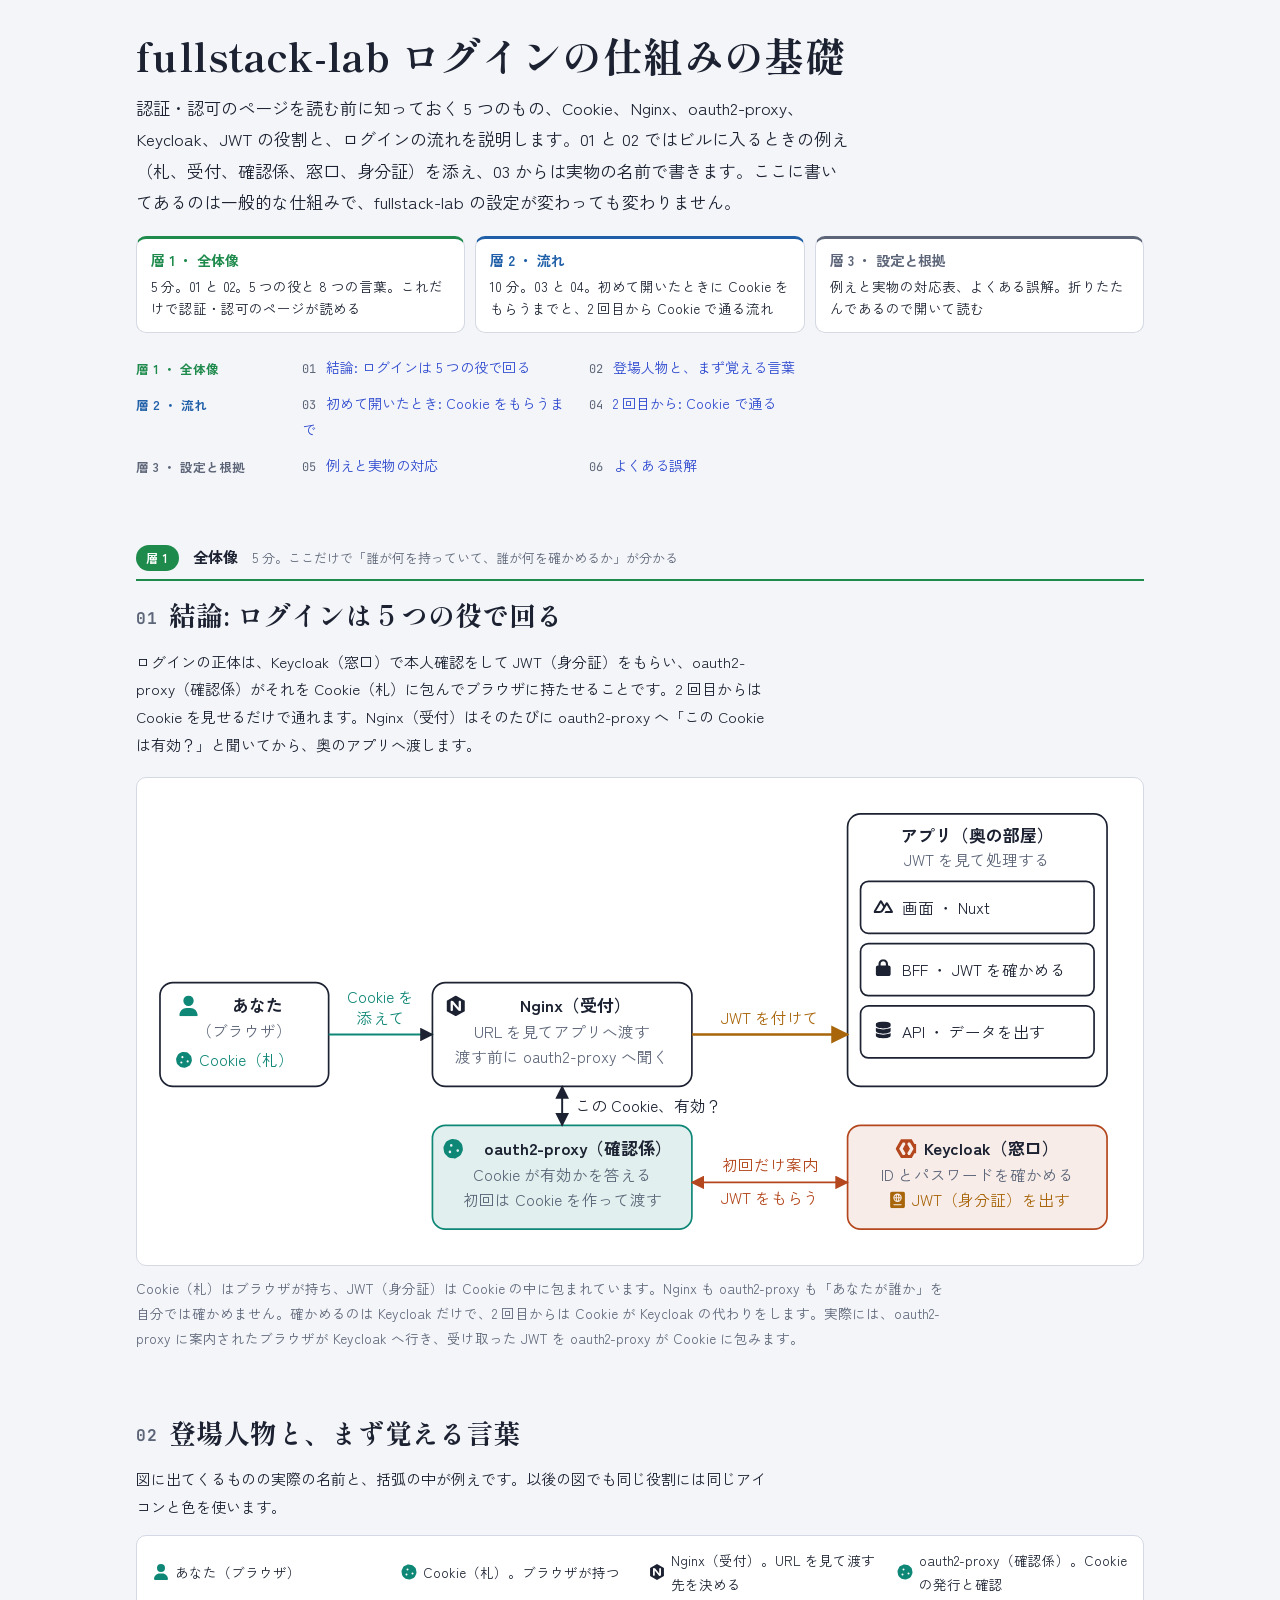
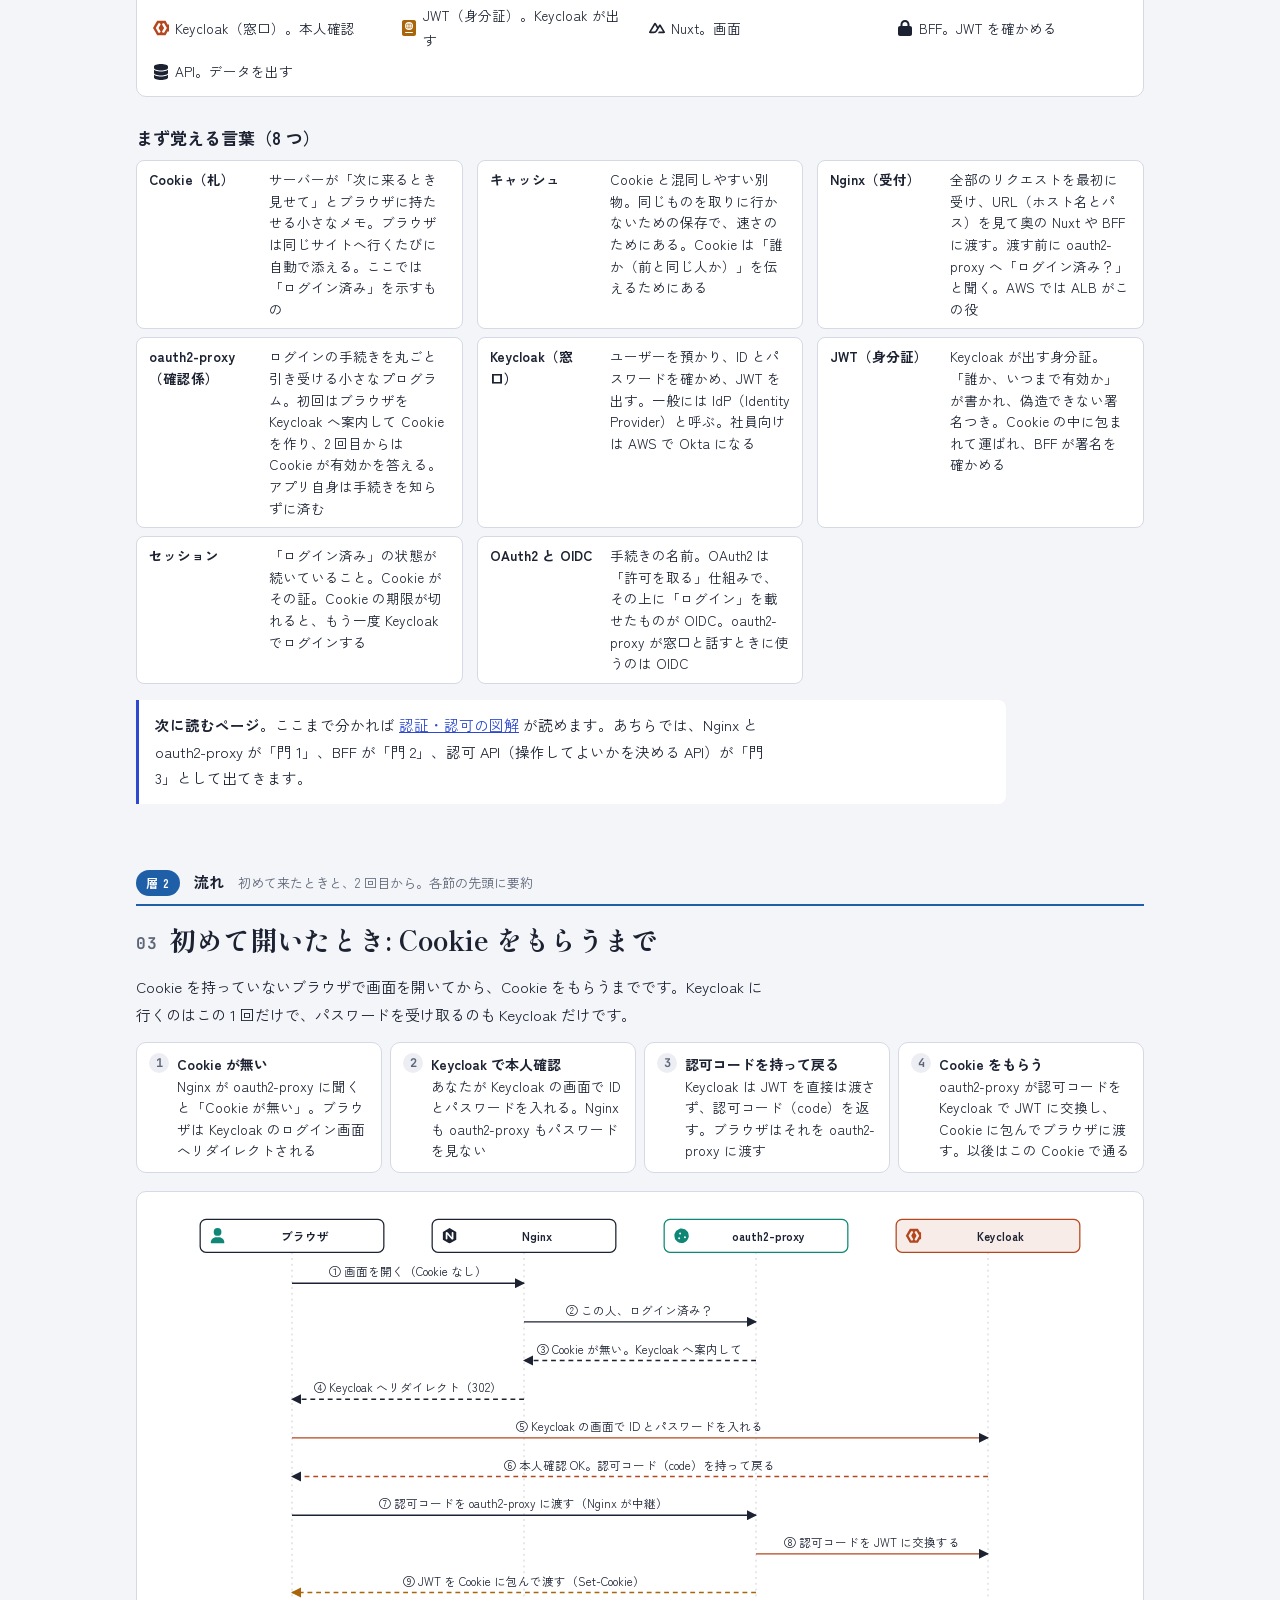
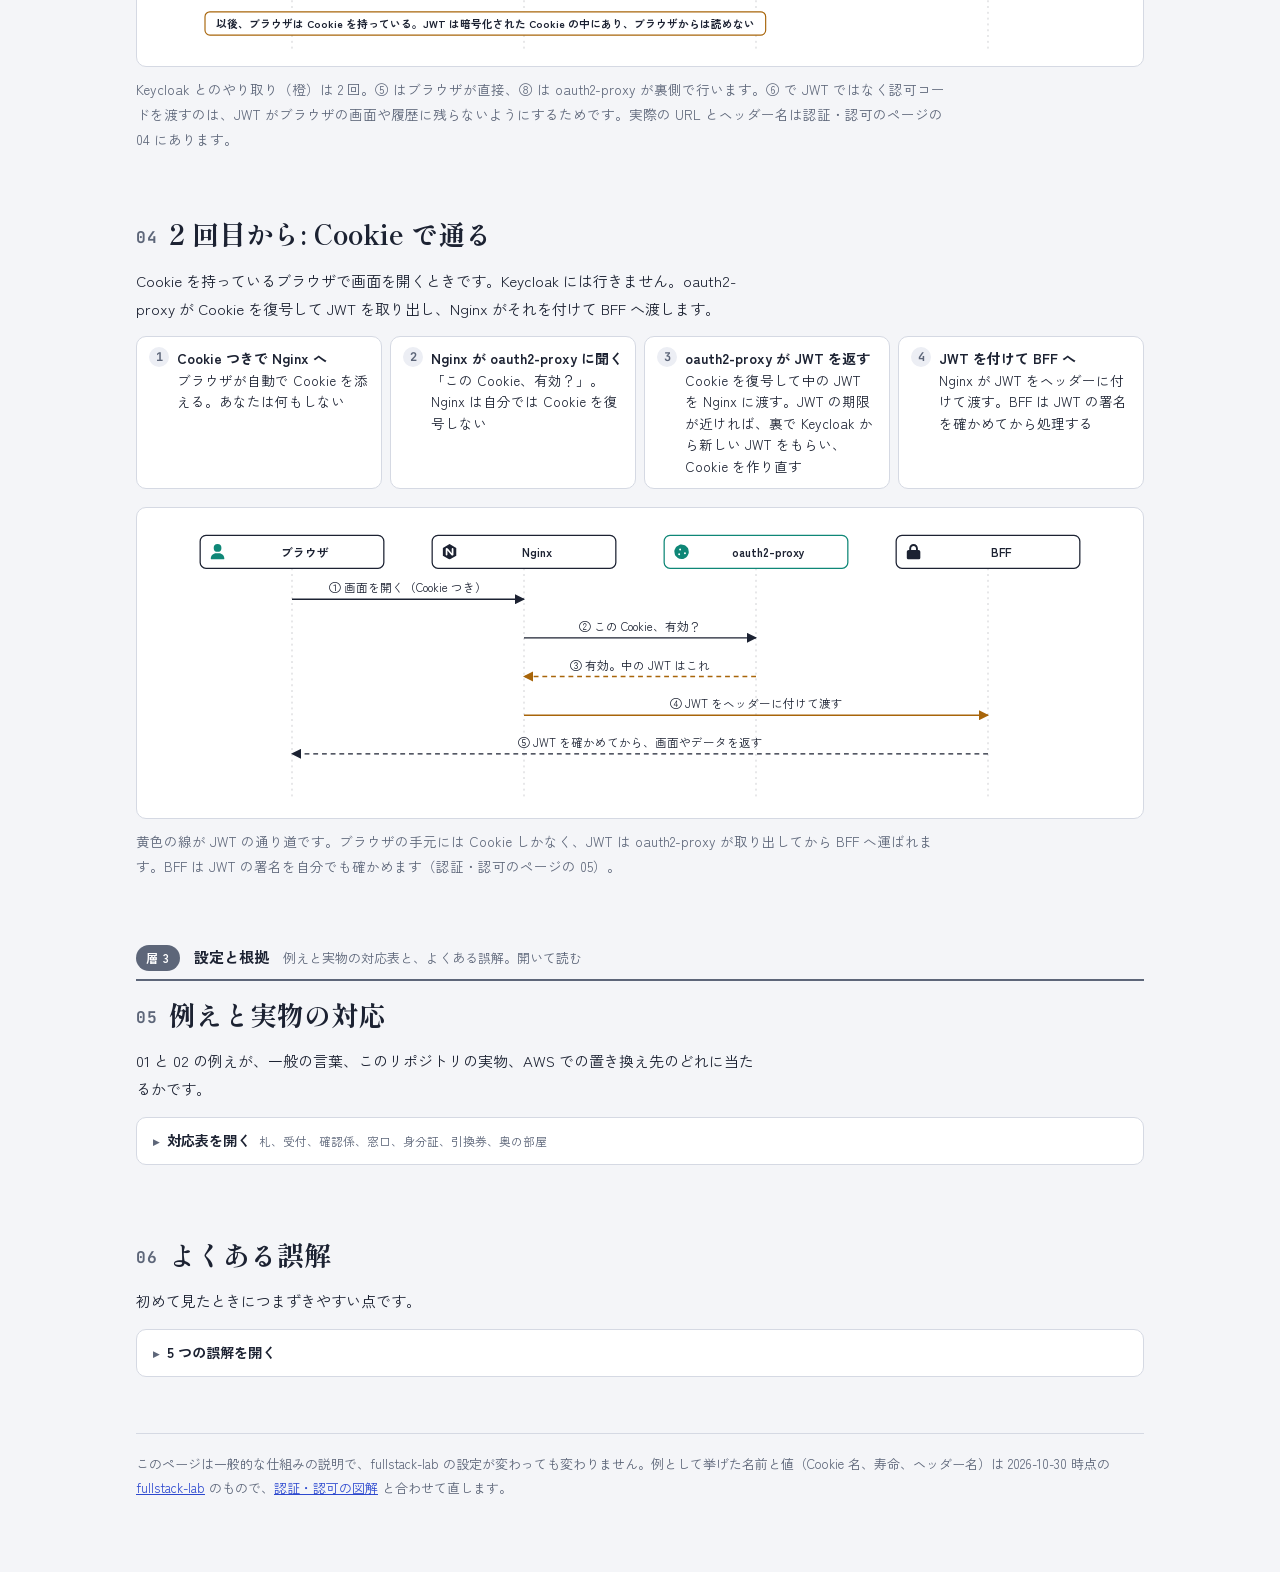
<file: basics/login-basics.html>
<!DOCTYPE html>
<html lang="ja">
<head>
<meta charset="utf-8">
<meta name="viewport" content="width=device-width, initial-scale=1, viewport-fit=cover">
<!-- ログインの仕組みの基礎。Cookie、Nginx、oauth2-proxy、Keycloak、JWT の役割と、ログインの流れを説明する。
     ビルに入るときの例え（札、受付、確認係、窓口、身分証）は層 1 の 01 と 02 だけで添え、03 からは実物の名前で書く（README の「3. 言葉」）。
     一般的な仕組みの説明なので fullstack-lab の設定が変わっても中身は変わらない。例として出す名前と値だけ、認証・認可のページと合わせる。
     見た目は ../assets/notes.css（共通）。外部に依存するのは Google Fonts だけで、読めなくても代替フォントで表示できる。 -->
<title>fullstack-lab ログインの仕組みの基礎</title>
<link rel="stylesheet" href="https://fonts.googleapis.com/css2?family=Zen+Kaku+Gothic+New:wght@400;500;700&family=Shippori+Mincho+B1:wght@700&family=JetBrains+Mono:wght@400;500&display=swap">
<link rel="stylesheet" href="../assets/notes.css">
<style>
/* このページだけの装飾。共通の見た目は ../assets/notes.css */
.qa { list-style: none; padding: 0; margin: 0; display: grid; gap: 10px; max-width: 62em; }
.qa li { border: 1px solid var(--line); border-radius: 8px; background: var(--surface); padding: 10px 14px; font-size: 14px; line-height: 1.7; }
.qa li b { display: block; margin-bottom: 2px; }
</style>
</head>
<body>

<!-- アイコンの定義。図と本文から <use href="#i-…"> で参照する。
     Font Awesome Free 6.7.2（solid）: user, cookie, passport, lock, database
       https://fontawesome.com — License https://fontawesome.com/license/free（Icons: CC BY 4.0）Copyright 2024 Fonticons, Inc.
     Simple Icons 16.36.0: nginx, keycloak, nuxt
       https://simpleicons.org — CC0 1.0。ロゴの扱いは各ブランドのガイドラインに従う -->
<svg width="0" height="0" style="position:absolute" aria-hidden="true" focusable="false">
  <symbol id="i-user" viewBox="0 0 448 512"><path d="M224 256A128 128 0 1 0 224 0a128 128 0 1 0 0 256zm-45.7 48C79.8 304 0 383.8 0 482.3C0 498.7 13.3 512 29.7 512l388.6 0c16.4 0 29.7-13.3 29.7-29.7C448 383.8 368.2 304 269.7 304l-91.4 0z"/></symbol>
  <symbol id="i-cookie" viewBox="0 0 512 512"><path d="M247.2 17c-22.1-3.1-44.6 .9-64.4 11.4l-74 39.5C89.1 78.4 73.2 94.9 63.4 115L26.7 190.6c-9.8 20.1-13 42.9-9.1 64.9l14.5 82.8c3.9 22.1 14.6 42.3 30.7 57.9l60.3 58.4c16.1 15.6 36.6 25.6 58.7 28.7l83 11.7c22.1 3.1 44.6-.9 64.4-11.4l74-39.5c19.7-10.5 35.6-27 45.4-47.2l36.7-75.5c9.8-20.1 13-42.9 9.1-64.9l-14.6-82.8c-3.9-22.1-14.6-42.3-30.7-57.9L388.9 57.5c-16.1-15.6-36.6-25.6-58.7-28.7L247.2 17zM208 144a32 32 0 1 1 0 64 32 32 0 1 1 0-64zM144 336a32 32 0 1 1 64 0 32 32 0 1 1 -64 0zm224-64a32 32 0 1 1 0 64 32 32 0 1 1 0-64z"/></symbol>
  <symbol id="i-passport" viewBox="0 0 448 512"><path d="M0 64C0 28.7 28.7 0 64 0L384 0c35.3 0 64 28.7 64 64l0 384c0 35.3-28.7 64-64 64L64 512c-35.3 0-64-28.7-64-64L0 64zM183 278.8c-27.9-13.2-48.4-39.4-53.7-70.8l39.1 0c1.6 30.4 7.7 53.8 14.6 70.8zm41.3 9.2l-.3 0-.3 0c-2.4-3.5-5.7-8.9-9.1-16.5c-6-13.6-12.4-34.3-14.2-63.5l47.1 0c-1.8 29.2-8.1 49.9-14.2 63.5c-3.4 7.6-6.7 13-9.1 16.5zm40.7-9.2c6.8-17.1 12.9-40.4 14.6-70.8l39.1 0c-5.3 31.4-25.8 57.6-53.7 70.8zM279.6 176c-1.6-30.4-7.7-53.8-14.6-70.8c27.9 13.2 48.4 39.4 53.7 70.8l-39.1 0zM223.7 96l.3 0 .3 0c2.4 3.5 5.7 8.9 9.1 16.5c6 13.6 12.4 34.3 14.2 63.5l-47.1 0c1.8-29.2 8.1-49.9 14.2-63.5c3.4-7.6 6.7-13 9.1-16.5zM183 105.2c-6.8 17.1-12.9 40.4-14.6 70.8l-39.1 0c5.3-31.4 25.8-57.6 53.7-70.8zM352 192A128 128 0 1 0 96 192a128 128 0 1 0 256 0zM112 384c-8.8 0-16 7.2-16 16s7.2 16 16 16l224 0c8.8 0 16-7.2 16-16s-7.2-16-16-16l-224 0z"/></symbol>
  <symbol id="i-lock" viewBox="0 0 448 512"><path d="M144 144l0 48 160 0 0-48c0-44.2-35.8-80-80-80s-80 35.8-80 80zM80 192l0-48C80 64.5 144.5 0 224 0s144 64.5 144 144l0 48 16 0c35.3 0 64 28.7 64 64l0 192c0 35.3-28.7 64-64 64L64 512c-35.3 0-64-28.7-64-64L0 256c0-35.3 28.7-64 64-64l16 0z"/></symbol>
  <symbol id="i-database" viewBox="0 0 448 512"><path d="M448 80l0 48c0 44.2-100.3 80-224 80S0 172.2 0 128L0 80C0 35.8 100.3 0 224 0S448 35.8 448 80zM393.2 214.7c20.8-7.4 39.9-16.9 54.8-28.6L448 288c0 44.2-100.3 80-224 80S0 332.2 0 288L0 186.1c14.9 11.8 34 21.2 54.8 28.6C99.7 230.7 159.5 240 224 240s124.3-9.3 169.2-25.3zM0 346.1c14.9 11.8 34 21.2 54.8 28.6C99.7 390.7 159.5 400 224 400s124.3-9.3 169.2-25.3c20.8-7.4 39.9-16.9 54.8-28.6l0 85.9c0 44.2-100.3 80-224 80S0 476.2 0 432l0-85.9z"/></symbol>
  <symbol id="i-nginx" viewBox="0 0 24 24"><path d="M12 0L1.605 6v12L12 24l10.395-6V6L12 0zm6 16.59c0 .705-.646 1.29-1.529 1.29-.631 0-1.351-.255-1.801-.81l-6-7.141v6.66c0 .721-.57 1.29-1.274 1.29H7.32c-.721 0-1.29-.6-1.29-1.29V7.41c0-.705.63-1.29 1.5-1.29.646 0 1.38.255 1.83.81l5.97 7.141V7.41c0-.721.6-1.29 1.29-1.29h.075c.72 0 1.29.6 1.29 1.29v9.18H18z"/></symbol>
  <symbol id="i-keycloak" viewBox="0 0 24 24"><path d="m18.742 1.182-12.493.002C4.155 4.784 2.079 8.393 0 12.002c2.071 3.612 4.162 7.214 6.252 10.816l12.49-.004 3.089-5.404h2.158v-.002H24L23.996 6.59h-2.168zM8.327 4.792h2.081l1.04 1.8-3.12 5.413 3.117 5.403-1.035 1.81H8.327a2047.566 2047.566 0 0 0-4.168-7.204C5.547 9.606 6.937 7.2 8.327 4.792Zm6.241 0 2.086.003c1.393 2.405 2.78 4.813 4.166 7.222l-4.167 7.2h-2.08c-.382-.562-1.038-1.808-1.038-1.808l3.123-5.405-3.124-5.413z"/></symbol>
  <symbol id="i-nuxt" viewBox="0 0 24 24"><path d="M13.4642 19.8295h8.9218c.2834 0 .5618-.0723.8072-.2098a1.5899 1.5899 0 0 0 .5908-.5732 1.5293 1.5293 0 0 0 .216-.783 1.529 1.529 0 0 0-.2167-.7828L17.7916 7.4142a1.5904 1.5904 0 0 0-.5907-.573 1.6524 1.6524 0 0 0-.807-.2099c-.2833 0-.5616.0724-.807.2098a1.5904 1.5904 0 0 0-.5907.5731L13.4642 9.99l-2.9954-5.0366a1.5913 1.5913 0 0 0-.591-.573 1.6533 1.6533 0 0 0-.8071-.2098c-.2834 0-.5617.0723-.8072.2097a1.5913 1.5913 0 0 0-.591.573L.2168 17.4808A1.5292 1.5292 0 0 0 0 18.2635c-.0001.2749.0744.545.216.783a1.59 1.59 0 0 0 .5908.5732c.2454.1375.5238.2098.8072.2098h5.6003c2.219 0 3.8554-.9454 4.9813-2.7899l2.7337-4.5922L16.3935 9.99l4.3944 7.382h-5.8586ZM7.123 17.3694l-3.9083-.0009 5.8586-9.8421 2.9232 4.921-1.9572 3.2892c-.7478 1.1967-1.5972 1.6328-2.9163 1.6328z"/></symbol>
</svg>

<div class="wrap">

<h1>fullstack-lab ログインの仕組みの基礎</h1>
<p class="lead">認証・認可のページを読む前に知っておく 5 つのもの、Cookie、Nginx、oauth2-proxy、Keycloak、JWT の役割と、ログインの流れを説明します。01 と 02 ではビルに入るときの例え（札、受付、確認係、窓口、身分証）を添え、03 からは実物の名前で書きます。ここに書いてあるのは一般的な仕組みで、fullstack-lab の設定が変わっても変わりません。</p>

<div class="howto" aria-label="この資料の読み方">
  <div class="lv l1"><b>層 1 ・ 全体像</b><span>5 分。01 と 02。5 つの役と 8 つの言葉。これだけで認証・認可のページが読める</span></div>
  <div class="lv l2"><b>層 2 ・ 流れ</b><span>10 分。03 と 04。初めて開いたときに Cookie をもらうまでと、2 回目から Cookie で通る流れ</span></div>
  <div class="lv l3"><b>層 3 ・ 設定と根拠</b><span>例えと実物の対応表、よくある誤解。折りたたんであるので開いて読む</span></div>
</div>

<nav class="toc" aria-label="目次">
  <div class="group"><span class="lt l1">層 1 ・ 全体像</span><ol>
    <li><span class="no">01</span><a href="#conclusion">結論: ログインは 5 つの役で回る</a></li>
    <li><span class="no">02</span><a href="#cast">登場人物と、まず覚える言葉</a></li>
  </ol></div>
  <div class="group"><span class="lt l2">層 2 ・ 流れ</span><ol>
    <li><span class="no">03</span><a href="#first">初めて開いたとき: Cookie をもらうまで</a></li>
    <li><span class="no">04</span><a href="#next">2 回目から: Cookie で通る</a></li>
  </ol></div>
  <div class="group"><span class="lt l3">層 3 ・ 設定と根拠</span><ol>
    <li><span class="no">05</span><a href="#mapping">例えと実物の対応</a></li>
    <li><span class="no">06</span><a href="#faq">よくある誤解</a></li>
  </ol></div>
</nav>

<div class="layer-head l1"><span class="tag">層 1</span><span class="name">全体像</span><small>5 分。ここだけで「誰が何を持っていて、誰が何を確かめるか」が分かる</small></div>

<!-- ======================================================================= -->
<h2 id="conclusion"><span class="no">01</span>結論: ログインは 5 つの役で回る</h2>
<p>ログインの正体は、Keycloak（窓口）で本人確認をして JWT（身分証）をもらい、oauth2-proxy（確認係）がそれを Cookie（札）に包んでブラウザに持たせることです。2 回目からは Cookie を見せるだけで通れます。Nginx（受付）はそのたびに oauth2-proxy へ「この Cookie は有効？」と聞いてから、奥のアプリへ渡します。</p>

<figure>
<div class="fig-scroll">
<svg viewBox="0 0 760 360" role="img" aria-label="あなた（ブラウザ）が Cookie（札）を添えて Nginx（受付）へ行き、Nginx は oauth2-proxy（確認係）に Cookie が有効か聞く。初回は oauth2-proxy が Keycloak（窓口）へ案内し、JWT（身分証）をもらう。Nginx は JWT を付けてアプリ（Nuxt、BFF、API）へ渡す" class="arch" style="min-width:640px">
  <defs>
    <marker id="arr-b" viewBox="0 0 10 10" refX="9" refY="5" markerWidth="7" markerHeight="7" orient="auto-start-reverse"><path d="M0 0L10 5L0 10z" class="mk"/></marker>
    <marker id="arr-b-k" viewBox="0 0 10 10" refX="9" refY="5" markerWidth="7" markerHeight="7" orient="auto-start-reverse"><path d="M0 0L10 5L0 10z" class="mk mk-k"/></marker>
    <marker id="arr-b-j" viewBox="0 0 10 10" refX="9" refY="5" markerWidth="7" markerHeight="7" orient="auto-start-reverse"><path d="M0 0L10 5L0 10z" class="mk mk-jwt"/></marker>
  </defs>

  <!-- あなた -->
  <rect x="10" y="150" width="130" height="80" rx="10" class="box"/>
  <use href="#i-user" class="ic c" x="24" y="160" width="16" height="16"/>
  <text x="85" y="173" text-anchor="middle" class="t13">あなた</text>
  <text x="75" y="192" text-anchor="middle" class="t12 tm">（ブラウザ）</text>
  <use href="#i-cookie" class="ic c" x="22" y="203" width="13" height="13"/>
  <text x="40" y="214" text-anchor="start" class="t12 tc">Cookie（札）</text>

  <!-- 受付 -->
  <rect x="220" y="150" width="200" height="80" rx="10" class="box"/>
  <use href="#i-nginx" class="ic" x="230" y="160" width="16" height="16"/>
  <text x="330" y="173" text-anchor="middle" class="t13">Nginx（受付）</text>
  <text x="320" y="193" text-anchor="middle" class="t12 tm">URL を見てアプリへ渡す</text>
  <text x="320" y="212" text-anchor="middle" class="t12 tm">渡す前に oauth2-proxy へ聞く</text>

  <!-- 確認係 -->
  <rect x="220" y="260" width="200" height="80" rx="10" class="box c"/>
  <use href="#i-cookie" class="ic c" x="228" y="270" width="16" height="16"/>
  <text x="332" y="283" text-anchor="middle" class="t13">oauth2-proxy（確認係）</text>
  <text x="320" y="303" text-anchor="middle" class="t12 tm">Cookie が有効かを答える</text>
  <text x="320" y="322" text-anchor="middle" class="t12 tm">初回は Cookie を作って渡す</text>

  <!-- 窓口 -->
  <rect x="540" y="260" width="200" height="80" rx="10" class="box k"/>
  <use href="#i-keycloak" class="ic k" x="577" y="270" width="16" height="16"/>
  <text x="651" y="283" text-anchor="middle" class="t13">Keycloak（窓口）</text>
  <text x="640" y="303" text-anchor="middle" class="t12 tm">ID とパスワードを確かめる</text>
  <use href="#i-passport" class="ic jwt" x="572" y="311" width="13" height="13"/>
  <text x="590" y="322" text-anchor="start" class="t12 tj">JWT（身分証）を出す</text>

  <!-- 奥の部屋 -->
  <rect x="540" y="20" width="200" height="210" rx="10" class="box"/>
  <text x="640" y="42" text-anchor="middle" class="t13">アプリ（奥の部屋）</text>
  <text x="640" y="60" text-anchor="middle" class="t12 tm">JWT を見て処理する</text>
  <rect x="550" y="72" width="180" height="40" rx="6" class="box"/>
  <use href="#i-nuxt" class="ic" x="560" y="84" width="15" height="15"/>
  <text x="582" y="97" text-anchor="start" class="t12">画面 ・ Nuxt</text>
  <rect x="550" y="120" width="180" height="40" rx="6" class="box"/>
  <use href="#i-lock" class="ic" x="561" y="132" width="13" height="13"/>
  <text x="582" y="145" text-anchor="start" class="t12">BFF ・ JWT を確かめる</text>
  <rect x="550" y="168" width="180" height="40" rx="6" class="box"/>
  <use href="#i-database" class="ic" x="561" y="180" width="13" height="13"/>
  <text x="582" y="193" text-anchor="start" class="t12">API ・ データを出す</text>

  <!-- 線 -->
  <line x1="140" y1="190" x2="220" y2="190" class="ln c" marker-end="url(#arr-b)"/>
  <text x="180" y="166" text-anchor="middle" class="t12 tc">Cookie を</text>
  <text x="180" y="182" text-anchor="middle" class="t12 tc">添えて</text>
  <line x1="320" y1="230" x2="320" y2="260" class="ln" marker-start="url(#arr-b)" marker-end="url(#arr-b)"/>
  <text x="330" y="250" text-anchor="start" class="t12">この Cookie、有効？</text>
  <line x1="420" y1="304" x2="540" y2="304" class="ln k" marker-start="url(#arr-b-k)" marker-end="url(#arr-b-k)"/>
  <text x="480" y="295" text-anchor="middle" class="t12 tk">初回だけ案内</text>
  <text x="480" y="321" text-anchor="middle" class="t12 tk">JWT をもらう</text>
  <line x1="420" y1="190" x2="540" y2="190" class="ln jwt" marker-end="url(#arr-b-j)"/>
  <text x="480" y="182" text-anchor="middle" class="t12 tj">JWT を付けて</text>
</svg>
</div>
<figcaption>Cookie（札）はブラウザが持ち、JWT（身分証）は Cookie の中に包まれています。Nginx も oauth2-proxy も「あなたが誰か」を自分では確かめません。確かめるのは Keycloak だけで、2 回目からは Cookie が Keycloak の代わりをします。実際には、oauth2-proxy に案内されたブラウザが Keycloak へ行き、受け取った JWT を oauth2-proxy が Cookie に包みます。</figcaption>
</figure>

<!-- ======================================================================= -->
<h2 id="cast"><span class="no">02</span>登場人物と、まず覚える言葉</h2>
<p>図に出てくるものの実際の名前と、括弧の中が例えです。以後の図でも同じ役割には同じアイコンと色を使います。</p>
<ul class="legend" aria-label="図中のアイコンの意味">
  <li><svg class="ic c" aria-hidden="true"><use href="#i-user"/></svg>あなた（ブラウザ）</li>
  <li><svg class="ic c" aria-hidden="true"><use href="#i-cookie"/></svg>Cookie（札）。ブラウザが持つ</li>
  <li><svg class="ic" aria-hidden="true"><use href="#i-nginx"/></svg>Nginx（受付）。URL を見て渡す先を決める</li>
  <li><svg class="ic c" aria-hidden="true"><use href="#i-cookie"/></svg>oauth2-proxy（確認係）。Cookie の発行と確認</li>
  <li><svg class="ic k" aria-hidden="true"><use href="#i-keycloak"/></svg>Keycloak（窓口）。本人確認</li>
  <li><svg class="ic jwt" aria-hidden="true"><use href="#i-passport"/></svg>JWT（身分証）。Keycloak が出す</li>
  <li><svg class="ic" aria-hidden="true"><use href="#i-nuxt"/></svg>Nuxt。画面</li>
  <li><svg class="ic" aria-hidden="true"><use href="#i-lock"/></svg>BFF。JWT を確かめる</li>
  <li><svg class="ic" aria-hidden="true"><use href="#i-database"/></svg>API。データを出す</li>
</ul>

<h3>まず覚える言葉（8 つ）</h3>
<ul class="glossary">
  <li><b>Cookie（札）</b><span>サーバーが「次に来るとき見せて」とブラウザに持たせる小さなメモ。ブラウザは同じサイトへ行くたびに自動で添える。ここでは「ログイン済み」を示すもの</span></li>
  <li><b>キャッシュ</b><span>Cookie と混同しやすい別物。同じものを取りに行かないための保存で、速さのためにある。Cookie は「誰か（前と同じ人か）」を伝えるためにある</span></li>
  <li><b>Nginx（受付）</b><span>全部のリクエストを最初に受け、URL（ホスト名とパス）を見て奥の Nuxt や BFF に渡す。渡す前に oauth2-proxy へ「ログイン済み？」と聞く。AWS では ALB がこの役</span></li>
  <li><b>oauth2-proxy（確認係）</b><span>ログインの手続きを丸ごと引き受ける小さなプログラム。初回はブラウザを Keycloak へ案内して Cookie を作り、2 回目からは Cookie が有効かを答える。アプリ自身は手続きを知らずに済む</span></li>
  <li><b>Keycloak（窓口）</b><span>ユーザーを預かり、ID とパスワードを確かめ、JWT を出す。一般には IdP（Identity Provider）と呼ぶ。社員向けは AWS で Okta になる</span></li>
  <li><b>JWT（身分証）</b><span>Keycloak が出す身分証。「誰か、いつまで有効か」が書かれ、偽造できない署名つき。Cookie の中に包まれて運ばれ、BFF が署名を確かめる</span></li>
  <li><b>セッション</b><span>「ログイン済み」の状態が続いていること。Cookie がその証。Cookie の期限が切れると、もう一度 Keycloak でログインする</span></li>
  <li><b>OAuth2 と OIDC</b><span>手続きの名前。OAuth2 は「許可を取る」仕組みで、その上に「ログイン」を載せたものが OIDC。oauth2-proxy が窓口と話すときに使うのは OIDC</span></li>
</ul>

<div class="callout"><p><strong>次に読むページ。</strong>ここまで分かれば <a href="../auth/authentication-authorization.html">認証・認可の図解</a> が読めます。あちらでは、Nginx と oauth2-proxy が「門 1」、BFF が「門 2」、認可 API（操作してよいかを決める API）が「門 3」として出てきます。</p></div>

<div class="layer-head l2"><span class="tag">層 2</span><span class="name">流れ</span><small>初めて来たときと、2 回目から。各節の先頭に要約</small></div>

<!-- ======================================================================= -->
<h2 id="first"><span class="no">03</span>初めて開いたとき: Cookie をもらうまで</h2>
<p>Cookie を持っていないブラウザで画面を開いてから、Cookie をもらうまでです。Keycloak に行くのはこの 1 回だけで、パスワードを受け取るのも Keycloak だけです。</p>
<ol class="strip">
  <li><b>Cookie が無い</b>Nginx が oauth2-proxy に聞くと「Cookie が無い」。ブラウザは Keycloak のログイン画面へリダイレクトされる</li>
  <li><b>Keycloak で本人確認</b>あなたが Keycloak の画面で ID とパスワードを入れる。Nginx も oauth2-proxy もパスワードを見ない</li>
  <li><b>認可コードを持って戻る</b>Keycloak は JWT を直接は渡さず、認可コード（code）を返す。ブラウザはそれを oauth2-proxy に渡す</li>
  <li><b>Cookie をもらう</b>oauth2-proxy が認可コードを Keycloak で JWT に交換し、Cookie に包んでブラウザに渡す。以後はこの Cookie で通る</li>
</ol>

<figure>
<div class="fig-scroll">
<svg viewBox="0 0 1020 470" role="img" aria-label="初回の流れ。ブラウザ、Nginx、oauth2-proxy、Keycloak の間の 9 ステップ" class="seq">
<defs><marker id="arr-f" viewBox="0 0 10 10" refX="9" refY="5" markerWidth="7" markerHeight="7" orient="auto-start-reverse"><path d="M0 0L10 5L0 10z" class="mk"/></marker><marker id="arr-f-jwt" viewBox="0 0 10 10" refX="9" refY="5" markerWidth="7" markerHeight="7" orient="auto-start-reverse"><path d="M0 0L10 5L0 10z" class="mk mk-jwt"/></marker></defs>
<line x1="150" y1="52" x2="150" y2="462" class="life"/>
<rect x="55" y="18" width="190" height="34" rx="6" class="pbox"/>
<use href="#i-user" class="ic c" x="65" y="27" width="16" height="16"/>
<text x="163" y="40" text-anchor="middle" font-size="12" font-weight="700" class="pname">ブラウザ</text>
<line x1="390" y1="52" x2="390" y2="462" class="life"/>
<rect x="295" y="18" width="190" height="34" rx="6" class="pbox"/>
<use href="#i-nginx" class="ic" x="305" y="27" width="16" height="16"/>
<text x="403" y="40" text-anchor="middle" font-size="12" font-weight="700" class="pname">Nginx</text>
<line x1="630" y1="52" x2="630" y2="462" class="life"/>
<rect x="535" y="18" width="190" height="34" rx="6" class="pbox lane-p"/>
<use href="#i-cookie" class="ic c" x="545" y="27" width="16" height="16"/>
<text x="643" y="40" text-anchor="middle" font-size="12" font-weight="700" class="pname">oauth2-proxy</text>
<line x1="870" y1="52" x2="870" y2="462" class="life"/>
<rect x="775" y="18" width="190" height="34" rx="6" class="pbox lane-k"/>
<use href="#i-keycloak" class="ic k" x="785" y="27" width="16" height="16"/>
<text x="883" y="40" text-anchor="middle" font-size="12" font-weight="700" class="pname">Keycloak</text>
<line x1="150" y1="84" x2="390" y2="84" class="msg" marker-end="url(#arr-f)"/>
<text x="270" y="77" text-anchor="middle" font-size="12" class="msglabel">① 画面を開く（Cookie なし）</text>
<line x1="390" y1="124" x2="630" y2="124" class="msg" marker-end="url(#arr-f)"/>
<text x="510" y="117" text-anchor="middle" font-size="12" class="msglabel">② この人、ログイン済み？</text>
<line x1="630" y1="164" x2="390" y2="164" class="msg ret" marker-end="url(#arr-f)"/>
<text x="510" y="157" text-anchor="middle" font-size="12" class="msglabel">③ Cookie が無い。Keycloak へ案内して</text>
<line x1="390" y1="204" x2="150" y2="204" class="msg ret" marker-end="url(#arr-f)"/>
<text x="270" y="197" text-anchor="middle" font-size="12" class="msglabel">④ Keycloak へリダイレクト（302）</text>
<line x1="150" y1="244" x2="870" y2="244" class="msg ln-k" marker-end="url(#arr-f)"/>
<text x="510" y="237" text-anchor="middle" font-size="12" class="msglabel">⑤ Keycloak の画面で ID とパスワードを入れる</text>
<line x1="870" y1="284" x2="150" y2="284" class="msg ret ln-k" marker-end="url(#arr-f)"/>
<text x="510" y="277" text-anchor="middle" font-size="12" class="msglabel">⑥ 本人確認 OK。認可コード（code）を持って戻る</text>
<line x1="150" y1="324" x2="630" y2="324" class="msg" marker-end="url(#arr-f)"/>
<text x="390" y="317" text-anchor="middle" font-size="12" class="msglabel">⑦ 認可コードを oauth2-proxy に渡す（Nginx が中継）</text>
<line x1="630" y1="364" x2="870" y2="364" class="msg ln-k" marker-end="url(#arr-f)"/>
<text x="750" y="357" text-anchor="middle" font-size="12" class="msglabel">⑧ 認可コードを JWT に交換する</text>
<line x1="630" y1="404" x2="150" y2="404" class="msg ret ln-jwt" marker-end="url(#arr-f-jwt)"/>
<text x="390" y="397" text-anchor="middle" font-size="12" class="msglabel">⑨ JWT を Cookie に包んで渡す（Set-Cookie）</text>
<rect x="60" y="424" width="580" height="24" rx="5" class="note"/>
<text x="350" y="441" text-anchor="middle" font-size="11" class="notetext">以後、ブラウザは Cookie を持っている。JWT は暗号化された Cookie の中にあり、ブラウザからは読めない</text>
</svg>
</div>
<figcaption>Keycloak とのやり取り（橙）は 2 回。⑤ はブラウザが直接、⑧ は oauth2-proxy が裏側で行います。⑥ で JWT ではなく認可コードを渡すのは、JWT がブラウザの画面や履歴に残らないようにするためです。実際の URL とヘッダー名は認証・認可のページの 04 にあります。</figcaption>
</figure>

<!-- ======================================================================= -->
<h2 id="next"><span class="no">04</span>2 回目から: Cookie で通る</h2>
<p>Cookie を持っているブラウザで画面を開くときです。Keycloak には行きません。oauth2-proxy が Cookie を復号して JWT を取り出し、Nginx がそれを付けて BFF へ渡します。</p>
<ol class="strip">
  <li><b>Cookie つきで Nginx へ</b>ブラウザが自動で Cookie を添える。あなたは何もしない</li>
  <li><b>Nginx が oauth2-proxy に聞く</b>「この Cookie、有効？」。Nginx は自分では Cookie を復号しない</li>
  <li><b>oauth2-proxy が JWT を返す</b>Cookie を復号して中の JWT を Nginx に渡す。JWT の期限が近ければ、裏で Keycloak から新しい JWT をもらい、Cookie を作り直す</li>
  <li><b>JWT を付けて BFF へ</b>Nginx が JWT をヘッダーに付けて渡す。BFF は JWT の署名を確かめてから処理する</li>
</ol>

<figure>
<div class="fig-scroll">
<svg viewBox="0 0 1020 300" role="img" aria-label="2 回目以降の流れ。ブラウザ、Nginx、oauth2-proxy、BFF の間の 5 ステップ" class="seq">
<defs><marker id="arr-n" viewBox="0 0 10 10" refX="9" refY="5" markerWidth="7" markerHeight="7" orient="auto-start-reverse"><path d="M0 0L10 5L0 10z" class="mk"/></marker><marker id="arr-n-jwt" viewBox="0 0 10 10" refX="9" refY="5" markerWidth="7" markerHeight="7" orient="auto-start-reverse"><path d="M0 0L10 5L0 10z" class="mk mk-jwt"/></marker></defs>
<line x1="150" y1="52" x2="150" y2="292" class="life"/>
<rect x="55" y="18" width="190" height="34" rx="6" class="pbox"/>
<use href="#i-user" class="ic c" x="65" y="27" width="16" height="16"/>
<text x="163" y="40" text-anchor="middle" font-size="12" font-weight="700" class="pname">ブラウザ</text>
<line x1="390" y1="52" x2="390" y2="292" class="life"/>
<rect x="295" y="18" width="190" height="34" rx="6" class="pbox"/>
<use href="#i-nginx" class="ic" x="305" y="27" width="16" height="16"/>
<text x="403" y="40" text-anchor="middle" font-size="12" font-weight="700" class="pname">Nginx</text>
<line x1="630" y1="52" x2="630" y2="292" class="life"/>
<rect x="535" y="18" width="190" height="34" rx="6" class="pbox lane-p"/>
<use href="#i-cookie" class="ic c" x="545" y="27" width="16" height="16"/>
<text x="643" y="40" text-anchor="middle" font-size="12" font-weight="700" class="pname">oauth2-proxy</text>
<line x1="870" y1="52" x2="870" y2="292" class="life"/>
<rect x="775" y="18" width="190" height="34" rx="6" class="pbox"/>
<use href="#i-lock" class="ic" x="785" y="27" width="16" height="16"/>
<text x="883" y="40" text-anchor="middle" font-size="12" font-weight="700" class="pname">BFF</text>
<line x1="150" y1="84" x2="390" y2="84" class="msg" marker-end="url(#arr-n)"/>
<text x="270" y="77" text-anchor="middle" font-size="12" class="msglabel">① 画面を開く（Cookie つき）</text>
<line x1="390" y1="124" x2="630" y2="124" class="msg" marker-end="url(#arr-n)"/>
<text x="510" y="117" text-anchor="middle" font-size="12" class="msglabel">② この Cookie、有効？</text>
<line x1="630" y1="164" x2="390" y2="164" class="msg ret ln-jwt" marker-end="url(#arr-n-jwt)"/>
<text x="510" y="157" text-anchor="middle" font-size="12" class="msglabel">③ 有効。中の JWT はこれ</text>
<line x1="390" y1="204" x2="870" y2="204" class="msg ln-jwt" marker-end="url(#arr-n-jwt)"/>
<text x="630" y="197" text-anchor="middle" font-size="12" class="msglabel">④ JWT をヘッダーに付けて渡す</text>
<line x1="870" y1="244" x2="150" y2="244" class="msg ret" marker-end="url(#arr-n)"/>
<text x="510" y="237" text-anchor="middle" font-size="12" class="msglabel">⑤ JWT を確かめてから、画面やデータを返す</text>
</svg>
</div>
<figcaption>黄色の線が JWT の通り道です。ブラウザの手元には Cookie しかなく、JWT は oauth2-proxy が取り出してから BFF へ運ばれます。BFF は JWT の署名を自分でも確かめます（認証・認可のページの 05）。</figcaption>
</figure>

<div class="layer-head l3"><span class="tag">層 3</span><span class="name">設定と根拠</span><small>例えと実物の対応表と、よくある誤解。開いて読む</small></div>

<!-- ======================================================================= -->
<h2 id="mapping"><span class="no">05</span>例えと実物の対応</h2>
<p>01 と 02 の例えが、一般の言葉、このリポジトリの実物、AWS での置き換え先のどれに当たるかです。</p>
<details class="deep"><summary>対応表を開く <small>札、受付、確認係、窓口、身分証、引換券、奥の部屋</small></summary>
<div class="tbl-wrap"><table>
<thead><tr><th>例え</th><th>一般の言葉</th><th>このリポジトリでは</th><th>AWS では</th><th>詳しくは</th></tr></thead>
<tbody>
<tr><td class="k">札</td><td>セッション Cookie</td><td><code>_fsl_customer</code> / <code>_fsl_staff</code>。中身は暗号化。8 時間で期限切れ</td><td><code>AWSELBAuthSessionCookie-*</code></td><td><a href="../auth/authentication-authorization.html#login">認証・認可 04</a></td></tr>
<tr><td class="k">受付</td><td>リバースプロキシ、入口</td><td>Nginx。<code>auth_request</code> で oauth2-proxy に聞く</td><td>ALB のリスナールール</td><td><a href="../auth/authentication-authorization.html#gates">認証・認可 01</a>、<a href="../aws/aws-architecture.html#alb">AWS 02</a></td></tr>
<tr><td class="k">確認係</td><td>OIDC クライアント、認証プロキシ</td><td>oauth2-proxy（一般利用者用と社員用の 2 つ）</td><td>ALB の <code>authenticate-oidc</code> アクション</td><td><a href="../auth/authentication-authorization.html#login">認証・認可 04</a></td></tr>
<tr><td class="k">窓口</td><td>IdP（Identity Provider）</td><td>Keycloak（realm customer と realm staff）</td><td>Keycloak（一般利用者）と Okta（社員）</td><td><a href="../auth/authentication-authorization.html#keycloak">認証・認可 09</a></td></tr>
<tr><td class="k">身分証</td><td>アクセストークン（JWT）</td><td><code>x-amzn-oidc-accesstoken</code> ヘッダーで運ぶ。寿命 5 分（oauth2-proxy が 4 分ごとに更新）</td><td>同じヘッダー名。ALB が付ける</td><td><a href="../auth/authentication-authorization.html#signature">認証・認可 05</a>、<a href="../auth/authentication-authorization.html#jwt">08</a></td></tr>
<tr><td class="k">引換券</td><td>認可コード（authorization code）</td><td><code>/oauth2/callback?code=…</code> で oauth2-proxy に届く</td><td>同じ（ALB が受け取る）</td><td><a href="../auth/authentication-authorization.html#login">認証・認可 04</a></td></tr>
<tr><td class="k">奥の部屋</td><td>アプリケーション</td><td>Nuxt（画面）、BFF（門 2）、認可 API（門 3）、API</td><td>ECS on Fargate のタスク</td><td><a href="../auth/authentication-authorization.html#gates">認証・認可 01</a></td></tr>
</tbody></table></div>
</details>

<!-- ======================================================================= -->
<h2 id="faq"><span class="no">06</span>よくある誤解</h2>
<p>初めて見たときにつまずきやすい点です。</p>
<details class="deep"><summary>5 つの誤解を開く</summary>
<ul class="qa">
  <li><b>「Cookie はキャッシュのようなもの？」</b>違います。キャッシュは「同じものを取りに行かないための保存」で速さのため。Cookie は「あなたが誰か（前と同じ人か）」をサーバーに伝えるためのものです。消すと速さは変わらず、ログインが外れます。</li>
  <li><b>「ブラウザは JWT を持っている？」</b>持っていません。持っているのは暗号化された Cookie で、復号できるのは oauth2-proxy だけです。DevTools の Cookie 欄を見ても JWT は読めません。</li>
  <li><b>「Nginx がログインを確認している？」</b>していません。Nginx は oauth2-proxy に「有効？」と聞いて、答えに従うだけです。Cookie を確かめるのは oauth2-proxy、本人確認（パスワード）をするのは Keycloak です。</li>
  <li><b>「OAuth と書いてあるのに、ログイン（認証）に使うの？」</b>OAuth2 は本来「許可を取る」仕組みですが、その上に「ログイン」を載せた OIDC（OpenID Connect）があり、oauth2-proxy はそれを使います。名前に oauth2 と付いているだけで、やっていることはログインの代行です。</li>
  <li><b>「ログインできたら、何でもできる？」</b>できません。JWT が答えるのは「誰か」だけです。「この操作をしてよいか」は認可 API が決めます。認証・認可のページの「門 3」です。</li>
</ul>
</details>

<footer>このページは一般的な仕組みの説明で、fullstack-lab の設定が変わっても変わりません。例として挙げた名前と値（Cookie 名、寿命、ヘッダー名）は 2026-10-30 時点の <a href="https://github.com/ht-0328/fullstack-lab">fullstack-lab</a> のもので、<a href="../auth/authentication-authorization.html">認証・認可の図解</a> と合わせて直します。</footer>
</div>

</body>
</html>
</file>
<file: assets/notes.css>
/* fullstack-lab-architecture-notes の共通 CSS。
   読者は「新しくチームに入った人」と「まだスキルの無い人」。ページの決まりは README の「ページの書き方」にある。
   各ページは <link rel="stylesheet" href="../assets/notes.css"> で読み込み、そのページだけの装飾を <style> に数行残す。
   ここを変えると全ページに効くので、変えたら全ページを描画して確かめる。 */

/* ===== 1. 色とフォント。「色 = 意味」を全ページで揃える ===== */
:root {
  --bg: #f4f5f8; --surface: #ffffff; --surface-2: #eceef4; --fg: #1c2232; --muted: #5d6679; --line: #d5d9e3; --accent: #2d49cf;
  --c: #0f8777;  --c-soft: rgba(15, 135, 119, 0.12);   /* 一般利用者の経路 */
  --s: #7446d4;  --s-soft: rgba(116, 70, 212, 0.12);   /* 社員の経路 */
  --jwt: #a8650a; --jwt-soft: rgba(168, 101, 10, 0.14); /* トークン（JWT）が運ばれる線 */
  --k: #b4471d;  --k-soft: rgba(180, 71, 29, 0.10);    /* IdP（Keycloak / Okta）とのやり取り */
  --z: #1f5fa8;                                         /* 認可 API（判定） */
  --au: #5b6b1f;                                        /* 認証 API（ユーザーの作成・変更） */
  --ok: #1e8a4c; --ok-soft: rgba(30, 138, 76, 0.12);    /* 許可 */
  --ng: #bf3b3b; --ng-soft: rgba(191, 59, 59, 0.12);    /* 拒否 */
  --l1: #1e8a4c; --l2: #1f5fa8; --l3: #5d6679;          /* 層 1（全体像）/ 層 2（流れ）/ 層 3（設定） */
  --g-cloud: #232f3e; --g-region: #00a4a6; --g-vpc: #8c4fff; --g-subnet: #7aa116; --g-ecs: #ed7100; /* AWS のグループ枠（公式の色） */
  --font-body: "Zen Kaku Gothic New", "Hiragino Sans", "Yu Gothic UI", "Meiryo", sans-serif;
  --font-display: "Shippori Mincho B1", "Hiragino Mincho ProN", "Yu Mincho", serif;
  --font-mono: "JetBrains Mono", ui-monospace, "SFMono-Regular", Menlo, Consolas, monospace;
}
@media (prefers-color-scheme: dark) {
  :root:not([data-theme="light"]) {
    --bg: #12161f; --surface: #1a1f2b; --surface-2: #222838; --fg: #e5e8ef; --muted: #9aa3b6; --line: #2e3647; --accent: #8ea0ff;
    --c: #3cc2ad; --c-soft: rgba(60, 194, 173, 0.16); --s: #b393ff; --s-soft: rgba(179, 147, 255, 0.16);
    --jwt: #e3a942; --jwt-soft: rgba(227, 169, 66, 0.16); --k: #ee8a5a; --k-soft: rgba(238, 138, 90, 0.14);
    --z: #6ea6ea; --au: #a9bd55; --ok: #4fc47c; --ok-soft: rgba(79, 196, 124, 0.16); --ng: #f27b7b; --ng-soft: rgba(242, 123, 123, 0.16);
    --l1: #4fc47c; --l2: #6ea6ea; --l3: #9aa3b6;
    --g-cloud: #c9d1e3; --g-region: #2fc4c6; --g-vpc: #b08cff; --g-subnet: #9bc43a; --g-ecs: #ff9a3d;
    color-scheme: dark;
  }
  :root:not([data-theme="light"]) .ic-l { display: none; }
  :root:not([data-theme="light"]) .ic-d { display: inline; }
}
:root[data-theme="dark"] {
  --bg: #12161f; --surface: #1a1f2b; --surface-2: #222838; --fg: #e5e8ef; --muted: #9aa3b6; --line: #2e3647; --accent: #8ea0ff;
  --c: #3cc2ad; --c-soft: rgba(60, 194, 173, 0.16); --s: #b393ff; --s-soft: rgba(179, 147, 255, 0.16);
  --jwt: #e3a942; --jwt-soft: rgba(227, 169, 66, 0.16); --k: #ee8a5a; --k-soft: rgba(238, 138, 90, 0.14);
  --z: #6ea6ea; --au: #a9bd55; --ok: #4fc47c; --ok-soft: rgba(79, 196, 124, 0.16); --ng: #f27b7b; --ng-soft: rgba(242, 123, 123, 0.16);
  --l1: #4fc47c; --l2: #6ea6ea; --l3: #9aa3b6;
  --g-cloud: #c9d1e3; --g-region: #2fc4c6; --g-vpc: #b08cff; --g-subnet: #9bc43a; --g-ecs: #ff9a3d;
  color-scheme: dark;
}
:root[data-theme="dark"] .ic-l { display: none; }
:root[data-theme="dark"] .ic-d { display: inline; }
.ic-d { display: none; }   /* AWS 公式アイコンの Light / Dark 版の切り替え */

/* ===== 2. 土台。1 カラム、図は枠いっぱい、本文は 1 行 40 文字前後 ===== */
*, *::before, *::after { box-sizing: border-box; }
html { -webkit-text-size-adjust: 100%; scroll-behavior: smooth; }
img, svg { max-width: 100%; }
body { background: var(--bg); color: var(--fg); font-family: var(--font-body); font-size: 15px; line-height: 1.85; margin: 0; }
body::before { content: ""; position: fixed; inset: 0 0 auto; height: env(safe-area-inset-top, 0px); z-index: 10; background: var(--bg); }
.wrap { max-width: 1040px; margin: 0 auto; padding-block: 0 72px; padding-left: max(16px, env(safe-area-inset-left, 0px)); padding-right: max(16px, env(safe-area-inset-right, 0px)); }
a { color: var(--accent); }
code, .mono { font-family: var(--font-mono); font-size: 0.86em; }
code { background: var(--surface-2); padding: 0.08em 0.38em; border-radius: 4px; word-break: break-all; }
pre { background: var(--surface-2); border-radius: 8px; padding: 14px 16px; overflow-x: auto; font-family: var(--font-mono); font-size: 13px; line-height: 1.6; margin: 0; }
pre code { background: none; padding: 0; font-size: inherit; }
h1, h2, h3 { text-wrap: balance; line-height: 1.35; }
h1 { font-family: var(--font-display); font-weight: 700; font-size: clamp(26px, 4.6vw, 40px); margin: 28px 0 10px; letter-spacing: 0.01em; }
h2 { font-family: var(--font-display); font-weight: 700; font-size: clamp(21px, 3vw, 27px); margin: 0 0 14px; padding-top: 56px; }
h2 .no { font-family: var(--font-mono); font-size: 0.6em; color: var(--muted); margin-right: 12px; vertical-align: 0.15em; letter-spacing: 0.04em; }
h3 { font-size: 17px; font-weight: 700; margin: 30px 0 8px; }
p { margin: 0 0 14px; max-width: 42em; }
.lead { font-size: 17px; max-width: 42em; }
ul.plain, ol.plain { padding-left: 1.3em; max-width: 44em; }
ul.plain li, ol.plain li { margin-bottom: 6px; }
strong { font-weight: 700; }
.muted { color: var(--muted); }
.files { font-size: 14px; }
.files li { margin-bottom: 4px; }
.two { display: grid; grid-template-columns: repeat(auto-fit, minmax(280px, 1fr)); gap: 14px; }
.two > div { min-width: 0; }
footer { margin-top: 56px; padding-top: 18px; border-top: 1px solid var(--line); font-size: 13px; color: var(--muted); }
@media (prefers-reduced-motion: reduce) { html { scroll-behavior: auto; } * { transition: none !important; } }

/* ===== 3. 上部の固定バー: 誰として見るか（alice / dave）。図と表の値が切り替わる ===== */
.bar { position: sticky; top: env(safe-area-inset-top, 0px); z-index: 5; background: var(--bg); border-bottom: 1px solid var(--line); margin: 0 calc(-1 * max(16px, env(safe-area-inset-left, 0px))) 0 calc(-1 * max(16px, env(safe-area-inset-right, 0px))); padding-left: max(16px, env(safe-area-inset-left, 0px)); padding-right: max(16px, env(safe-area-inset-right, 0px)); }
.bar-in { display: flex; flex-wrap: wrap; align-items: center; justify-content: space-between; gap: 8px 16px; padding-block: 10px; }
.bar .label { font-size: 12.5px; color: var(--muted); letter-spacing: 0.04em; }
.persona { display: inline-flex; border: 1px solid var(--line); border-radius: 999px; padding: 3px; background: var(--surface); gap: 3px; }
.persona button { font: inherit; font-size: 13.5px; font-weight: 500; padding: 5px 14px; border-radius: 999px; border: 0; background: transparent; color: var(--fg); cursor: pointer; display: inline-flex; align-items: center; gap: 8px; }
.persona button .dot { width: 9px; height: 9px; border-radius: 50%; background: var(--line); }
.persona button[data-persona="c"] .dot { background: var(--c); }
.persona button[data-persona="s"] .dot { background: var(--s); }
.persona button svg.ic { width: 14px; height: 14px; margin-right: 0; vertical-align: -2px; }
.persona button[aria-pressed="true"] { background: var(--surface-2); font-weight: 700; }
.persona button:focus-visible { outline: 2px solid var(--accent); outline-offset: 2px; }
.v { font-weight: 700; }                      /* 視点で値が入れ替わる語（data-c / data-s） */
.v.mono { font-family: var(--font-mono); font-size: 0.9em; font-weight: 500; }
:root:not([data-persona]) .only-s, :root[data-persona="c"] .only-s { display: none; }
:root[data-persona="s"] .only-c { display: none; }
:root[data-persona="s"] .v { color: var(--s); }
:root:not([data-persona]) .v, :root[data-persona="c"] .v { color: var(--c); }
.r-c, .r-s { transition: opacity 0.2s; }       /* 選んだ利用者の経路だけ濃く出す（図の <g>） */
:root:not([data-persona]) .r-s, :root[data-persona="c"] .r-s { opacity: 0.32; }
:root[data-persona="s"] .r-c { opacity: 0.32; }
tr.row-c, tr.row-s { transition: background 0.2s; }
:root:not([data-persona]) tr.row-c, :root[data-persona="c"] tr.row-c { background: var(--c-soft); }
:root[data-persona="s"] tr.row-s { background: var(--s-soft); }

/* ===== 4. 読み方・層・目次・折りたたみ。「どこまで読めばよいか」を最初に示す ===== */
.howto { display: grid; grid-template-columns: repeat(3, minmax(0, 1fr)); gap: 10px; margin: 18px 0 8px; }
@media (max-width: 720px) { .howto { grid-template-columns: 1fr; } }
.howto .lv { border: 1px solid var(--line); border-top: 3px solid var(--line); border-radius: 10px; background: var(--surface); padding: 10px 14px 12px; font-size: 13.5px; line-height: 1.7; }
.howto .lv b { display: block; font-size: 14px; margin-bottom: 2px; }
.howto .lv.l1 { border-top-color: var(--l1); } .howto .lv.l1 b { color: var(--l1); }
.howto .lv.l2 { border-top-color: var(--l2); } .howto .lv.l2 b { color: var(--l2); }
.howto .lv.l3 { border-top-color: var(--l3); } .howto .lv.l3 b { color: var(--l3); }
.layer-head { margin: 64px 0 -40px; padding-bottom: 8px; border-bottom: 2px solid var(--line); display: flex; flex-wrap: wrap; align-items: baseline; gap: 6px 14px; }
.layer-head .tag { font-size: 12px; font-weight: 700; letter-spacing: 0.08em; padding: 2px 10px; border-radius: 999px; color: #fff; }
.layer-head .name { font-weight: 700; font-size: 15px; }
.layer-head small { color: var(--muted); font-size: 13px; }
.layer-head.l1 { border-color: var(--l1); } .layer-head.l1 .tag { background: var(--l1); }
.layer-head.l2 { border-color: var(--l2); } .layer-head.l2 .tag { background: var(--l2); }
.layer-head.l3 { border-color: var(--l3); } .layer-head.l3 .tag { background: var(--l3); }
nav.toc { margin: 22px 0 8px; display: grid; gap: 10px; }
nav.toc .group { display: grid; grid-template-columns: 150px 1fr; gap: 4px 16px; align-items: start; }
@media (max-width: 600px) { nav.toc .group { grid-template-columns: 1fr; } }
nav.toc .lt { font-size: 12.5px; font-weight: 700; padding-top: 2px; }
nav.toc .lt.l1 { color: var(--l1); } nav.toc .lt.l2 { color: var(--l2); } nav.toc .lt.l3 { color: var(--l3); }
nav.toc ol { display: grid; grid-template-columns: repeat(auto-fill, minmax(240px, 1fr)); gap: 2px 20px; padding: 0; margin: 0; list-style: none; }
nav.toc li { font-size: 14px; }
nav.toc li .no { font-family: var(--font-mono); color: var(--muted); font-size: 12px; margin-right: 10px; }
nav.toc a { text-decoration: none; }
nav.toc a:hover { text-decoration: underline; }
details.deep { border: 1px solid var(--line); border-radius: 10px; background: var(--surface); padding: 0 16px; margin: 12px 0 16px; }
details.deep > summary { cursor: pointer; padding: 10px 0; font-weight: 700; font-size: 14px; list-style: none; display: flex; align-items: center; gap: 8px; }
details.deep > summary::-webkit-details-marker { display: none; }
details.deep > summary::before { content: "▸"; color: var(--muted); font-size: 12px; transition: transform 0.15s; }
details.deep[open] > summary::before { transform: rotate(90deg); }
details.deep > summary small { font-weight: 400; color: var(--muted); }
details.deep[open] { padding-bottom: 12px; }
details.deep[open] > summary { border-bottom: 1px solid var(--line); margin-bottom: 12px; }
.glossary { display: grid; grid-template-columns: repeat(auto-fill, minmax(300px, 1fr)); gap: 8px 14px; margin: 10px 0 6px; padding: 0; list-style: none; }
.glossary li { display: grid; grid-template-columns: 110px 1fr; gap: 10px; padding: 8px 12px; border: 1px solid var(--line); border-radius: 8px; background: var(--surface); font-size: 13.5px; line-height: 1.6; }
.glossary li b { font-size: 13.5px; }
.strip { list-style: none; padding: 0; margin: 12px 0 6px; display: grid; grid-template-columns: repeat(auto-fit, minmax(170px, 1fr)); gap: 8px; counter-reset: strip; }
.strip li { position: relative; border: 1px solid var(--line); border-radius: 10px; background: var(--surface); padding: 10px 12px 10px 40px; font-size: 13.5px; line-height: 1.6; }
.strip li b { display: block; font-size: 14px; }
.strip li::before { counter-increment: strip; content: counter(strip); position: absolute; left: 12px; top: 10px; width: 20px; height: 20px; border-radius: 50%; background: var(--surface-2); color: var(--muted); font-family: var(--font-mono); font-size: 12px; font-weight: 700; display: grid; place-items: center; }
.strip li[data-no]::before { content: attr(data-no); }

/* ===== 5. 図。SVG を viewBox で描き、枠の中で横スクロール ===== */
figure { margin: 18px 0 8px; }
.fig-scroll { overflow-x: auto; border: 1px solid var(--line); border-radius: 10px; background: var(--surface); padding: 10px; }
.fig-scroll svg { display: block; max-width: 100%; height: auto; min-width: 720px; }
.fig-scroll svg.seq { min-width: 760px; }
figcaption { font-size: 13.5px; color: var(--muted); margin-top: 10px; max-width: 60em; }
figcaption b { color: var(--fg); }
.legend { list-style: none; display: grid; grid-template-columns: repeat(auto-fill, minmax(230px, 1fr)); gap: 6px 18px; margin: 14px 0 4px; padding: 12px 16px; border: 1px solid var(--line); border-radius: 10px; background: var(--surface); font-size: 13.5px; }
.legend li { display: flex; align-items: center; gap: 6px; }
.legend li svg.ic { margin-right: 0; }
.legend .w { color: var(--muted); margin: 0 2px; }

/* ===== 6. SVG の部品。色やサイズは SVG に直書きせず、ここのクラスを使う ===== */
svg text { fill: currentColor; font-family: var(--font-body); }
svg .mono { font-family: var(--font-mono); }
svg .t10 { font-size: 10px; } svg .t105 { font-size: 10.5px; } svg .t11 { font-size: 11px; } svg .t12 { font-size: 12px; }
svg .t13 { font-size: 13px; font-weight: 700; }
svg .t105b { font-size: 10.5px; font-weight: 700; } svg .t115b { font-size: 11.5px; font-weight: 700; }
svg .t12b { font-size: 12px; font-weight: 700; } svg .t125b { font-size: 12.5px; font-weight: 700; } svg .t13b { font-size: 13px; font-weight: 700; }
svg .tsm { font-size: 10px; fill: var(--muted); }       /* 小さい補足 */
svg .tm { fill: var(--muted); } svg .tc { fill: var(--c); } svg .ts { fill: var(--s); } svg .tk { fill: var(--k); } svg .tj { fill: var(--jwt); }
svg .tz { fill: var(--z); } svg .tau { fill: var(--au); } svg .tok { fill: var(--ok); } svg .tng { fill: var(--ng); }
svg .mk { fill: currentColor; } svg .mk-c { fill: var(--c); } svg .mk-s { fill: var(--s); } svg .mk-jwt { fill: var(--jwt); }
svg .mk-k { fill: var(--k); } svg .mk-mu { fill: var(--muted); } svg .mk-z { fill: var(--z); } svg .mk-au { fill: var(--au); }
svg .mk-ok { fill: var(--ok); } svg .mk-ng { fill: var(--ng); }
svg .ln { stroke: currentColor; stroke-width: 1.5; fill: none; }
svg .ln.c { stroke: var(--c); } svg .ln.s { stroke: var(--s); } svg .ln.k { stroke: var(--k); } svg .ln.z { stroke: var(--z); } svg .ln.au { stroke: var(--au); }
svg .ln.jwt { stroke: var(--jwt); stroke-width: 2; }
svg .ln.thin { stroke-opacity: 0.6; }
svg .ln.dash { stroke-dasharray: 5 4; }
svg .ln.thin.dash { stroke: var(--muted); }
svg .box { fill: var(--surface); stroke: currentColor; stroke-width: 1.3; }
svg .box.c { stroke: var(--c); fill: var(--c-soft); } svg .box.s { stroke: var(--s); fill: var(--s-soft); }
svg .box.k { stroke: var(--k); fill: var(--k-soft); } svg .box.z { stroke: var(--z); } svg .box.au { stroke: var(--au); }
svg .box.ghost { fill: none; stroke-dasharray: 4 4; stroke-opacity: 0.7; }
svg .note { fill: var(--surface); stroke: var(--jwt); stroke-width: 1.2; }
svg .notetext { font-size: 11px; font-weight: 700; }
svg .gate { fill: var(--surface); stroke: currentColor; stroke-width: 1.5; }
svg .gate-shadow { fill: currentColor; fill-opacity: 0.06; }
/* シーケンス図 */
svg .life { stroke: currentColor; stroke-opacity: 0.22; stroke-width: 1; stroke-dasharray: 2 4; }
svg .pbox { fill: var(--surface); stroke: currentColor; stroke-width: 1.3; }
svg .pbox.lane-p { stroke: var(--c); } svg .pbox.lane-k { stroke: var(--k); fill: var(--k-soft); } svg .pbox.lane-z { stroke: var(--z); } svg .pbox.lane-au { stroke: var(--au); }
svg .msg { stroke: currentColor; stroke-width: 1.5; }
svg .msg.ret { stroke-dasharray: 5 4; }
svg .msg.ln-jwt { stroke: var(--jwt); } svg .msg.ln-k { stroke: var(--k); } svg .msg.ln-z { stroke: var(--z); } svg .msg.ln-au { stroke: var(--au); }
svg .msg.ln-ok { stroke: var(--ok); } svg .msg.ln-ng { stroke: var(--ng); }
svg .msglabel { font-size: 12px; }
svg .band { fill: currentColor; fill-opacity: 0.045; }
svg .band.band-ok { fill: var(--ok); fill-opacity: 0.09; } svg .band.band-ng { fill: var(--ng); fill-opacity: 0.09; }
svg .phase { fill: var(--muted); }
/* AWS の構成図。グループ枠は公式の作法どおり線で、リージョンは破線 */
svg .frame { fill: none; stroke-width: 1.4; }
svg .frame.f-cloud { stroke: var(--g-cloud); } svg .frame.f-region { stroke: var(--g-region); stroke-dasharray: 6 4; }
svg .frame.f-vpc { stroke: var(--g-vpc); } svg .frame.f-subnet { stroke: var(--g-subnet); } svg .frame.f-ecs { stroke: var(--g-ecs); stroke-dasharray: 4 3; }
svg .ftitle { font-size: 12.5px; font-weight: 700; }
svg .ftitle.f-cloud { fill: var(--g-cloud); } svg .ftitle.f-region { fill: var(--g-region); } svg .ftitle.f-vpc { fill: var(--g-vpc); }
svg .ftitle.f-subnet { fill: var(--g-subnet); } svg .ftitle.f-ecs { fill: var(--g-ecs); }
svg .tbox { fill: var(--surface); stroke: var(--line); stroke-width: 1.2; }
svg .tbox.ghost { stroke: var(--k); stroke-dasharray: 4 3; fill: var(--k-soft); }
svg .tt { font-size: 12px; font-weight: 700; }
svg .idp { fill: none; stroke: var(--line); stroke-width: 1.2; stroke-dasharray: 3 3; }
svg .panel { fill: var(--surface-2); stroke: var(--line); stroke-width: 1; }
svg .row { fill: var(--surface); stroke: var(--line); stroke-width: 1.2; }
svg .row.row-c { stroke: var(--c); } svg .row.row-s { stroke: var(--s); }
.tic { width: 22px; height: 22px; vertical-align: -5px; margin-right: 6px; border-radius: 4px; }  /* 表の中の AWS アイコン */

/* ===== 7. アイコン。<body> 先頭の <symbol> を <use> で参照する。同じ意味には同じアイコン ===== */
.ic { fill: currentColor; }
.ic.c { fill: var(--c); } .ic.s { fill: var(--s); } .ic.k { fill: var(--k); } .ic.z { fill: var(--z); } .ic.au { fill: var(--au); }
.ic.jwt { fill: var(--jwt); } .ic.m { fill: var(--muted); } .ic.ng { fill: var(--ng); }
svg.ic { width: 16px; height: 16px; vertical-align: -3px; margin-right: 6px; flex: none; }

/* ===== 8. 表、手順、カード、囲み ===== */
.tbl-wrap { overflow-x: auto; border: 1px solid var(--line); border-radius: 10px; background: var(--surface); }
table { border-collapse: collapse; width: 100%; font-size: 14px; }
th, td { text-align: left; vertical-align: top; padding: 10px 12px; border-bottom: 1px solid var(--line); min-width: 0; }
th { font-weight: 700; background: var(--surface-2); white-space: nowrap; font-size: 13px; letter-spacing: 0.02em; }
tbody tr:last-child td { border-bottom: 0; }
td.k { font-weight: 700; white-space: nowrap; }
.ok { color: var(--ok); font-weight: 700; }
.ng { color: var(--ng); font-weight: 700; }
.chip { display: inline-block; font-size: 11.5px; font-weight: 700; padding: 1px 8px; border-radius: 999px; border: 1px solid var(--line); background: var(--surface-2); white-space: nowrap; margin-right: 4px; }
.chip.bff { border-color: var(--jwt); color: var(--jwt); } .chip.z { border-color: var(--z); color: var(--z); } .chip.n { border-color: currentColor; }
.chip.k { border-color: var(--k); color: var(--k); } .chip.au { border-color: var(--au); color: var(--au); } .chip.c { border-color: var(--c); color: var(--c); } .chip.s { border-color: var(--s); color: var(--s); }
ol.steps { list-style: none; padding: 0; margin: 10px 0 0; display: grid; gap: 6px; max-width: 62em; }
ol.steps li { display: grid; grid-template-columns: 28px 1fr; gap: 8px; font-size: 14.5px; line-height: 1.75; }
ol.steps .num { font-weight: 700; color: var(--muted); font-variant-numeric: tabular-nums; }
.cards { display: grid; grid-template-columns: repeat(3, minmax(0, 1fr)); gap: 12px; margin: 16px 0; }
@media (max-width: 720px) { .cards { grid-template-columns: 1fr; } }
.card { border: 1px solid var(--line); border-radius: 10px; background: var(--surface); padding: 14px 16px; font-size: 14px; line-height: 1.7; }
.card h3 { margin: 0 0 6px; font-size: 15.5px; }
.card .q { font-weight: 700; margin-bottom: 4px; }
.card .fail { color: var(--muted); font-size: 13px; }
.callout { border-left: 3px solid var(--accent); background: var(--surface); padding: 12px 16px; border-radius: 0 8px 8px 0; margin: 16px 0; max-width: 60em; font-size: 14.5px; }
.callout p:last-child { margin-bottom: 0; }
</file>
